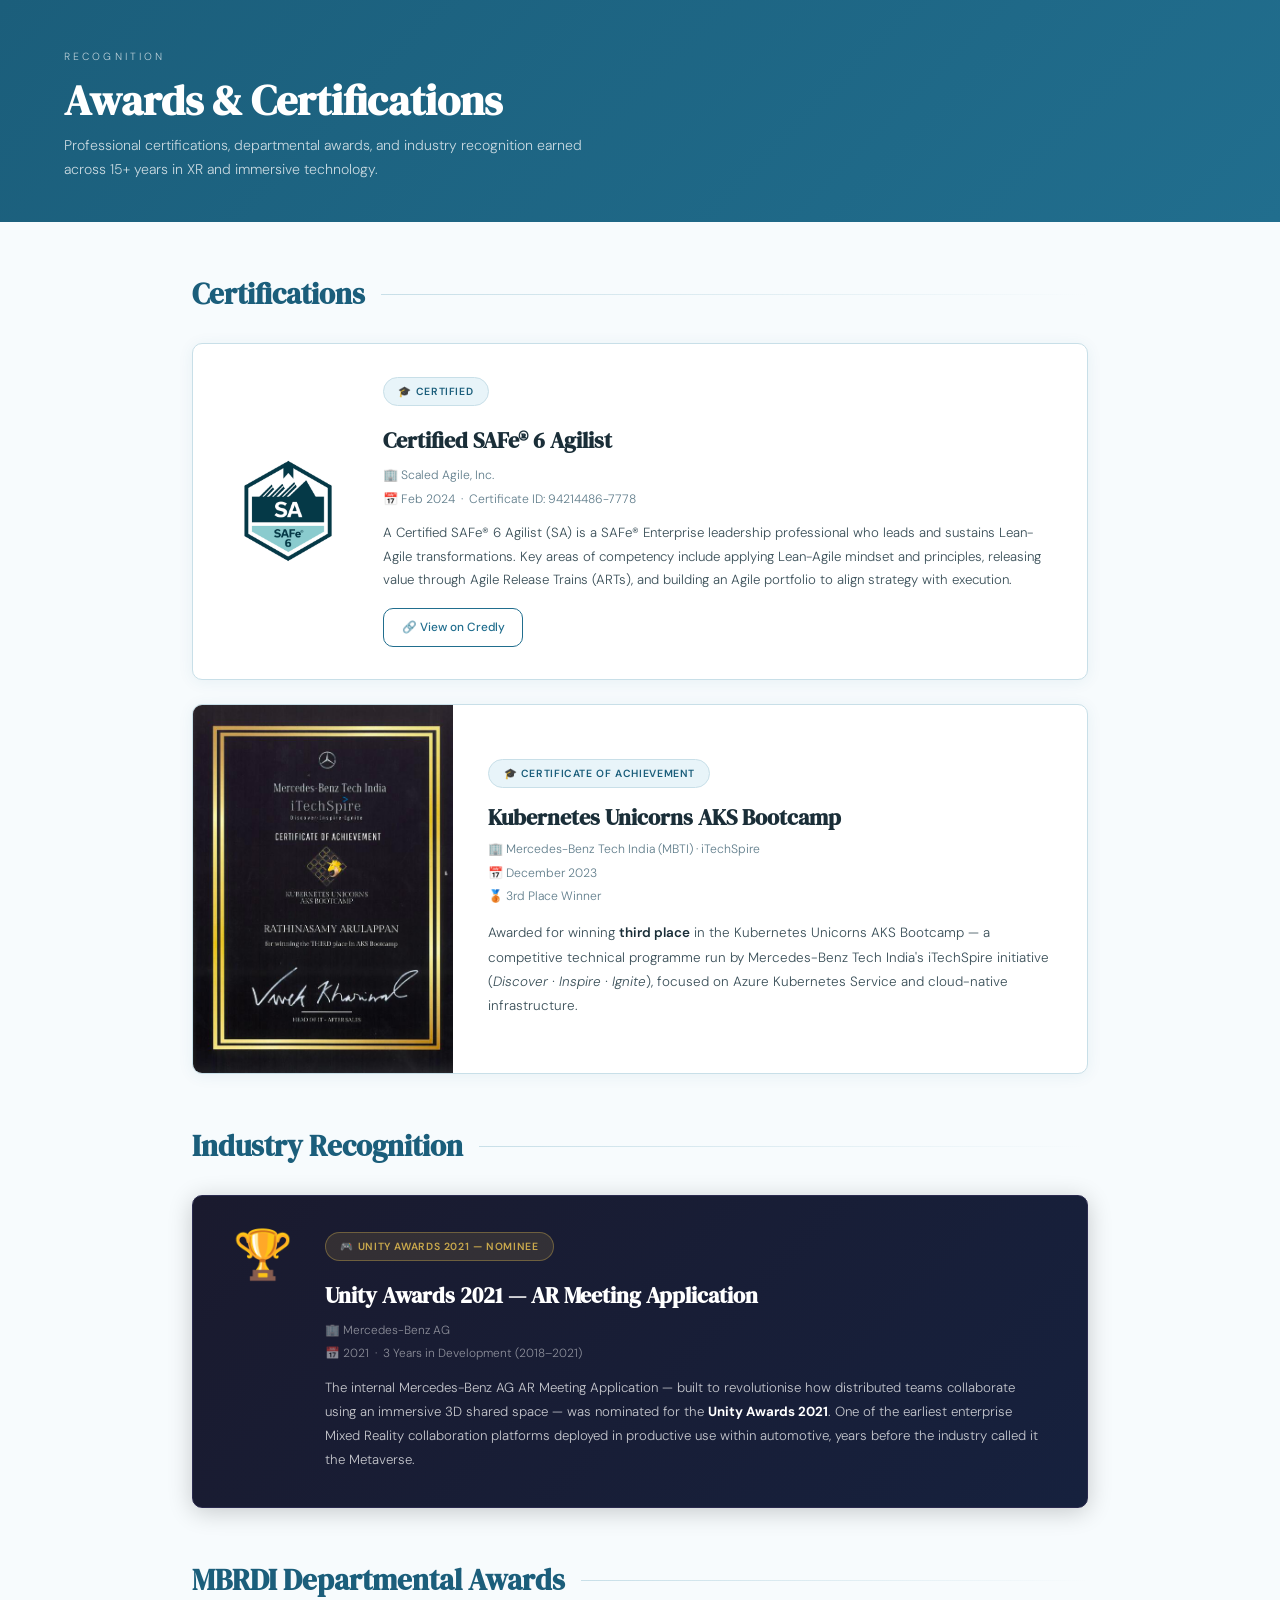
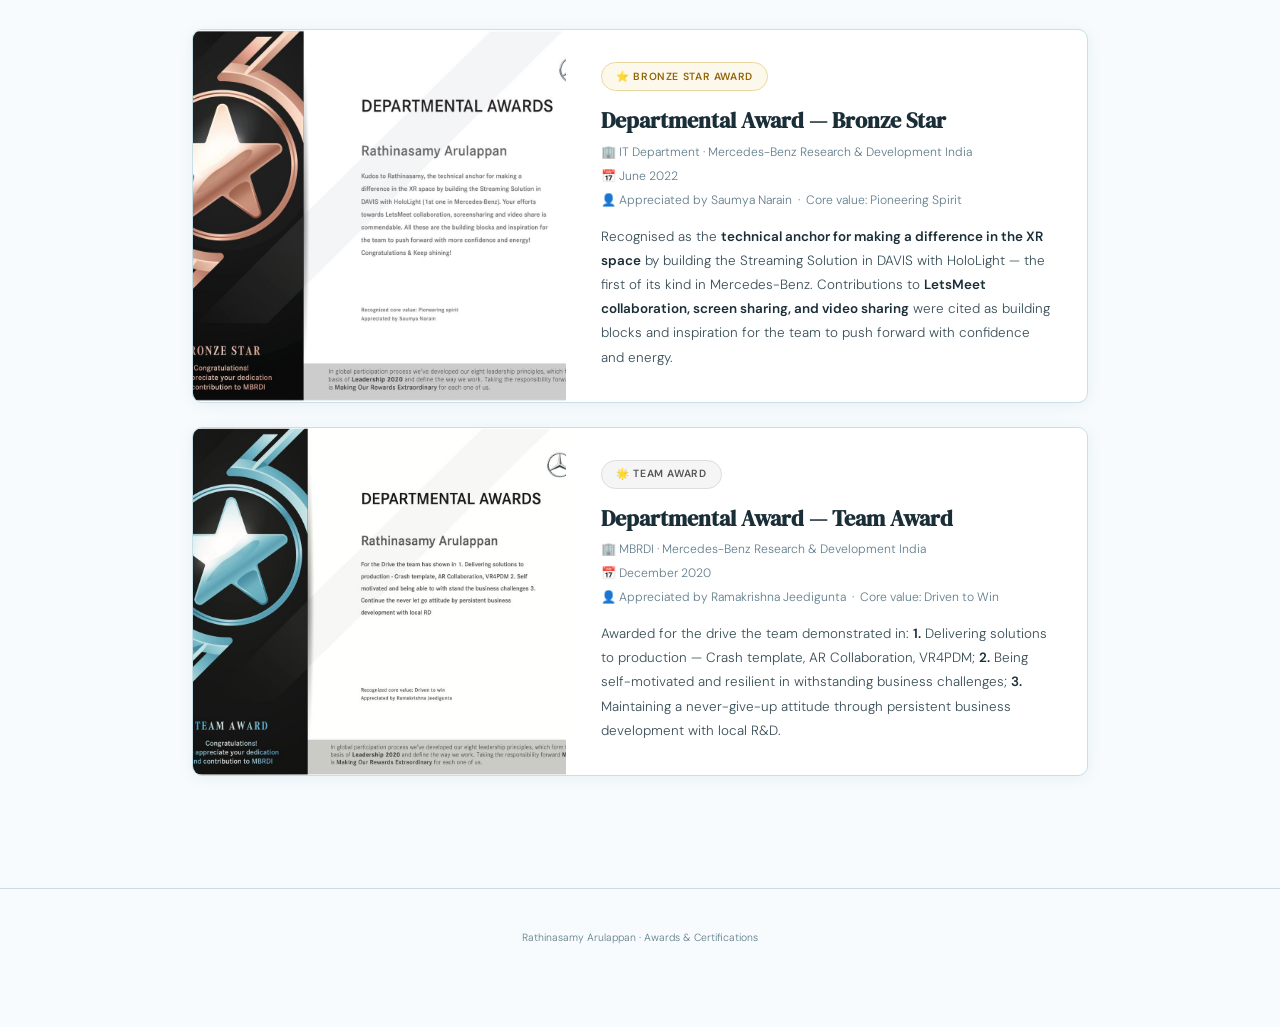
<file: awards/index.html>
<!DOCTYPE html>
<html lang="en">
<head>
  <meta charset="UTF-8"/>
  <meta name="viewport" content="width=device-width, initial-scale=1.0"/>
  <title>Awards & Certifications — Rathinasamy Arulappan</title>
  <link href="https://fonts.googleapis.com/css2?family=DM+Sans:ital,wght@0,300;0,400;0,500;0,600;1,300&family=DM+Serif+Display:ital@0;1&display=swap" rel="stylesheet"/>
  <style>
    *,*::before,*::after{box-sizing:border-box;margin:0;padding:0}
    :root{
      --teal:#216e8e;--teal-dark:#1b5e7b;--teal-pale:#e8f4f9;
      --line:#c8dfe8;--text:#1a2e38;--muted:#607d8b;
      --white:#fff;--bg:#f7fbfd;
      --gold:#c9a84c;--gold-pale:#fdf8ec;--gold-line:#e8d8a0;
      --serif:'DM Serif Display',Georgia,serif;
      --sans:'DM Sans',sans-serif;
      --radius:10px;
    }
    body{background:var(--bg);color:var(--text);font-family:var(--sans);font-weight:300;line-height:1.7;padding:0 0 4rem}

    /* PAGE HEADER */
    .page-header{
      background:linear-gradient(135deg,var(--teal-dark) 0%,var(--teal) 100%);
      color:#fff;padding:3rem 4rem 2.5rem;
    }
    .page-header .eyebrow{font-size:.65rem;letter-spacing:.3em;text-transform:uppercase;opacity:.7;margin-bottom:.8rem}
    .page-header h1{font-family:var(--serif);font-size:2.6rem;line-height:1.1;margin-bottom:.6rem}
    .page-header p{font-size:.88rem;opacity:.75;max-width:560px}

    /* BODY */
    .body{max-width:960px;margin:0 auto;padding:3rem 2rem}

    /* SECTION LABEL */
    .section-label{
      display:flex;align-items:center;gap:1rem;
      margin:3rem 0 1.5rem;
    }
    .section-label h2{
      font-family:var(--serif);font-size:1.8rem;color:var(--teal-dark);white-space:nowrap;
    }
    .section-label::after{
      content:'';flex:1;height:1px;
      background:linear-gradient(90deg,var(--line),transparent);
    }
    .section-label:first-child{margin-top:0}

    /* AWARD CARD */
    .award-card{
      background:var(--white);border:1px solid var(--line);border-radius:var(--radius);
      overflow:hidden;margin-bottom:1.5rem;
      box-shadow:0 2px 16px rgba(27,94,123,.07);
      display:grid;grid-template-columns:1fr 1.4fr;
    }
    .award-card.cert-card{
      grid-template-columns:260px 1fr;
    }
    .award-img{
      position:relative;overflow:hidden;background:#f0f0f0;
      display:flex;align-items:center;justify-content:center;
    }
    .award-img img{width:100%;height:100%;object-fit:cover;display:block}
    .award-img.contain img{object-fit:contain;padding:1.5rem;background:var(--teal-pale)}
    .award-info{padding:2rem 2.2rem;display:flex;flex-direction:column;justify-content:center}

    /* BADGE */
    .award-badge{
      display:inline-flex;align-items:center;gap:.5rem;
      padding:.3rem .9rem;border-radius:20px;font-size:.65rem;
      font-weight:600;letter-spacing:.06em;text-transform:uppercase;
      margin-bottom:1rem;width:fit-content;
    }
    .badge-gold{background:var(--gold-pale);color:#92650a;border:1px solid var(--gold-line)}
    .badge-silver{background:#f5f5f5;color:#555;border:1px solid #ddd}
    .badge-teal{background:var(--teal-pale);color:var(--teal-dark);border:1px solid var(--line)}

    .award-info h3{
      font-family:var(--serif);font-size:1.4rem;color:var(--text);
      margin-bottom:.4rem;line-height:1.25;
    }
    .award-meta{
      font-size:.76rem;color:var(--muted);margin-bottom:.9rem;
      display:flex;flex-direction:column;gap:.2rem;
    }
    .award-meta span{display:flex;align-items:center;gap:.4rem}
    .award-desc{font-size:.84rem;line-height:1.8;color:#3a4f58}
    .award-desc strong{color:var(--text);font-weight:600}

    /* CERT BADGE CARD (SAFe) */
    .cert-badge-card{
      background:var(--white);border:1px solid var(--line);border-radius:var(--radius);
      padding:2rem 2.5rem;margin-bottom:1.5rem;
      box-shadow:0 2px 16px rgba(27,94,123,.07);
      display:flex;align-items:center;gap:2.5rem;
    }
    .cert-badge-card img{width:110px;height:110px;object-fit:contain;flex-shrink:0}
    .cert-badge-info h3{
      font-family:var(--serif);font-size:1.4rem;color:var(--text);margin-bottom:.3rem;
    }
    .cert-badge-info .cert-meta{font-size:.76rem;color:var(--muted);margin-bottom:.7rem;display:flex;flex-direction:column;gap:.2rem}
    .cert-badge-info p{font-size:.83rem;line-height:1.8;color:#3a4f58}
    .cert-link{
      display:inline-flex;align-items:center;gap:.4rem;margin-top:1rem;
      padding:.5rem 1.1rem;border-radius:var(--radius);font-size:.74rem;font-weight:500;
      text-decoration:none;border:1.5px solid var(--teal);color:var(--teal);
      transition:background .2s,color .2s;
    }
    .cert-link:hover{background:var(--teal);color:#fff}

    /* UNITY AWARD CARD */
    .unity-card{
      background:linear-gradient(135deg,#1a1a2e 0%,#16213e 100%);
      border:1px solid #2a2a4e;border-radius:var(--radius);
      padding:2.2rem 2.5rem;margin-bottom:1.5rem;
      box-shadow:0 4px 24px rgba(0,0,0,.2);
      display:flex;align-items:flex-start;gap:2rem;
    }
    .unity-icon{font-size:3rem;flex-shrink:0;line-height:1}
    .unity-info h3{
      font-family:var(--serif);font-size:1.4rem;color:#fff;margin-bottom:.3rem;
    }
    .unity-meta{font-size:.74rem;color:rgba(255,255,255,.5);margin-bottom:.8rem;display:flex;flex-direction:column;gap:.2rem}
    .unity-meta span{display:flex;align-items:center;gap:.4rem}
    .unity-desc{font-size:.83rem;line-height:1.8;color:rgba(255,255,255,.75)}
    .unity-badge{
      display:inline-flex;align-items:center;gap:.4rem;
      background:rgba(201,168,76,.15);border:1px solid rgba(201,168,76,.4);
      color:#c9a84c;padding:.3rem .9rem;border-radius:20px;
      font-size:.65rem;font-weight:600;letter-spacing:.06em;text-transform:uppercase;
      margin-bottom:1rem;
    }

    /* FOOTER */
    .page-footer{text-align:center;padding:2.5rem 2rem 1rem;font-size:.65rem;color:var(--muted);border-top:1px solid var(--line);margin-top:2.5rem}

    @media(max-width:700px){
      .page-header{padding:2rem 1.5rem}
      .body{padding:2rem 1rem}
      .award-card,.award-card.cert-card{grid-template-columns:1fr}
      .award-img{height:220px}
      .cert-badge-card{flex-direction:column;gap:1.2rem}
      .unity-card{flex-direction:column;gap:1rem}
    }
  </style>
</head>
<body>

<div class="page-header">
  <div class="eyebrow">Recognition</div>
  <h1>Awards & Certifications</h1>
  <p>Professional certifications, departmental awards, and industry recognition earned across 15+ years in XR and immersive technology.</p>
</div>

<div class="body">

  <!-- ════════════════════════════
       CERTIFICATIONS
  ═════════════════════════════ -->
  <div class="section-label"><h2>Certifications</h2></div>

  <!-- SAFe 6 -->
  <div class="cert-badge-card">
    <img src="images/cert-safe6.png" alt="SAFe 6 Agilist badge"/>
    <div class="cert-badge-info">
      <div class="award-badge badge-teal">🎓 Certified</div>
      <h3>Certified SAFe® 6 Agilist</h3>
      <div class="cert-meta">
        <span>🏢 Scaled Agile, Inc.</span>
        <span>📅 Feb 2024 &nbsp;·&nbsp; Certificate ID: 94214486-7778</span>
      </div>
      <p>A Certified SAFe® 6 Agilist (SA) is a SAFe® Enterprise leadership professional who leads and sustains Lean-Agile transformations. Key areas of competency include applying Lean-Agile mindset and principles, releasing value through Agile Release Trains (ARTs), and building an Agile portfolio to align strategy with execution.</p>
      <a class="cert-link" href="https://www.credly.com/badges/e30677ab-eb17-450a-ae1f-d87f13be53f4/linked_in" target="_blank">🔗 View on Credly</a>
    </div>
  </div>

  <!-- Kubernetes AKS Bootcamp -->
  <div class="award-card cert-card">
    <div class="award-img">
      <img src="images/cert-kubernetes.jpeg" alt="Kubernetes Unicorns AKS Bootcamp Certificate"/>
    </div>
    <div class="award-info">
      <div class="award-badge badge-teal">🎓 Certificate of Achievement</div>
      <h3>Kubernetes Unicorns AKS Bootcamp</h3>
      <div class="award-meta">
        <span>🏢 Mercedes-Benz Tech India (MBTI) · iTechSpire</span>
        <span>📅 December 2023</span>
        <span>🥉 3rd Place Winner</span>
      </div>
      <p class="award-desc">Awarded for winning <strong>third place</strong> in the Kubernetes Unicorns AKS Bootcamp — a competitive technical programme run by Mercedes-Benz Tech India's iTechSpire initiative (<em>Discover · Inspire · Ignite</em>), focused on Azure Kubernetes Service and cloud-native infrastructure.</p>
    </div>
  </div>

  <!-- ════════════════════════════
       INDUSTRY RECOGNITION
  ═════════════════════════════ -->
  <div class="section-label"><h2>Industry Recognition</h2></div>

  <!-- Unity Award Nominee -->
  <div class="unity-card">
    <div class="unity-icon">🏆</div>
    <div class="unity-info">
      <div class="unity-badge">🎮 Unity Awards 2021 — Nominee</div>
      <h3>Unity Awards 2021 — AR Meeting Application</h3>
      <div class="unity-meta">
        <span>🏢 Mercedes-Benz AG</span>
        <span>📅 2021 &nbsp;·&nbsp; 3 Years in Development (2018–2021)</span>
      </div>
      <p class="unity-desc">The internal Mercedes-Benz AG AR Meeting Application — built to revolutionise how distributed teams collaborate using an immersive 3D shared space — was nominated for the <strong style="color:#fff">Unity Awards 2021</strong>. One of the earliest enterprise Mixed Reality collaboration platforms deployed in productive use within automotive, years before the industry called it the Metaverse.</p>
    </div>
  </div>

  <!-- ════════════════════════════
       MBRDI DEPARTMENTAL AWARDS
  ═════════════════════════════ -->
  <div class="section-label"><h2>MBRDI Departmental Awards</h2></div>

  <!-- Bronze Star -->
  <div class="award-card">
    <div class="award-img">
      <img src="images/award-bronze-star.jpeg" alt="MBRDI Bronze Star Departmental Award"/>
    </div>
    <div class="award-info">
      <div class="award-badge badge-gold">⭐ Bronze Star Award</div>
      <h3>Departmental Award — Bronze Star</h3>
      <div class="award-meta">
        <span>🏢 IT Department · Mercedes-Benz Research & Development India</span>
        <span>📅 June 2022</span>
        <span>👤 Appreciated by Saumya Narain &nbsp;·&nbsp; Core value: Pioneering Spirit</span>
      </div>
      <p class="award-desc">Recognised as the <strong>technical anchor for making a difference in the XR space</strong> by building the Streaming Solution in DAVIS with HoloLight — the first of its kind in Mercedes-Benz. Contributions to <strong>LetsMeet collaboration, screen sharing, and video sharing</strong> were cited as building blocks and inspiration for the team to push forward with confidence and energy.</p>
    </div>
  </div>

  <!-- Team Award -->
  <div class="award-card">
    <div class="award-img">
      <img src="images/award-team.jpeg" alt="MBRDI Team Departmental Award"/>
    </div>
    <div class="award-info">
      <div class="award-badge badge-silver">🌟 Team Award</div>
      <h3>Departmental Award — Team Award</h3>
      <div class="award-meta">
        <span>🏢 MBRDI · Mercedes-Benz Research & Development India</span>
        <span>📅 December 2020</span>
        <span>👤 Appreciated by Ramakrishna Jeedigunta &nbsp;·&nbsp; Core value: Driven to Win</span>
      </div>
      <p class="award-desc">Awarded for the drive the team demonstrated in: <strong>1.</strong> Delivering solutions to production — Crash template, AR Collaboration, VR4PDM; <strong>2.</strong> Being self-motivated and resilient in withstanding business challenges; <strong>3.</strong> Maintaining a never-give-up attitude through persistent business development with local R&amp;D.</p>
    </div>
  </div>

</div>

<div class="page-footer">Rathinasamy Arulappan · Awards & Certifications</div>

</body>
</html>
</file>
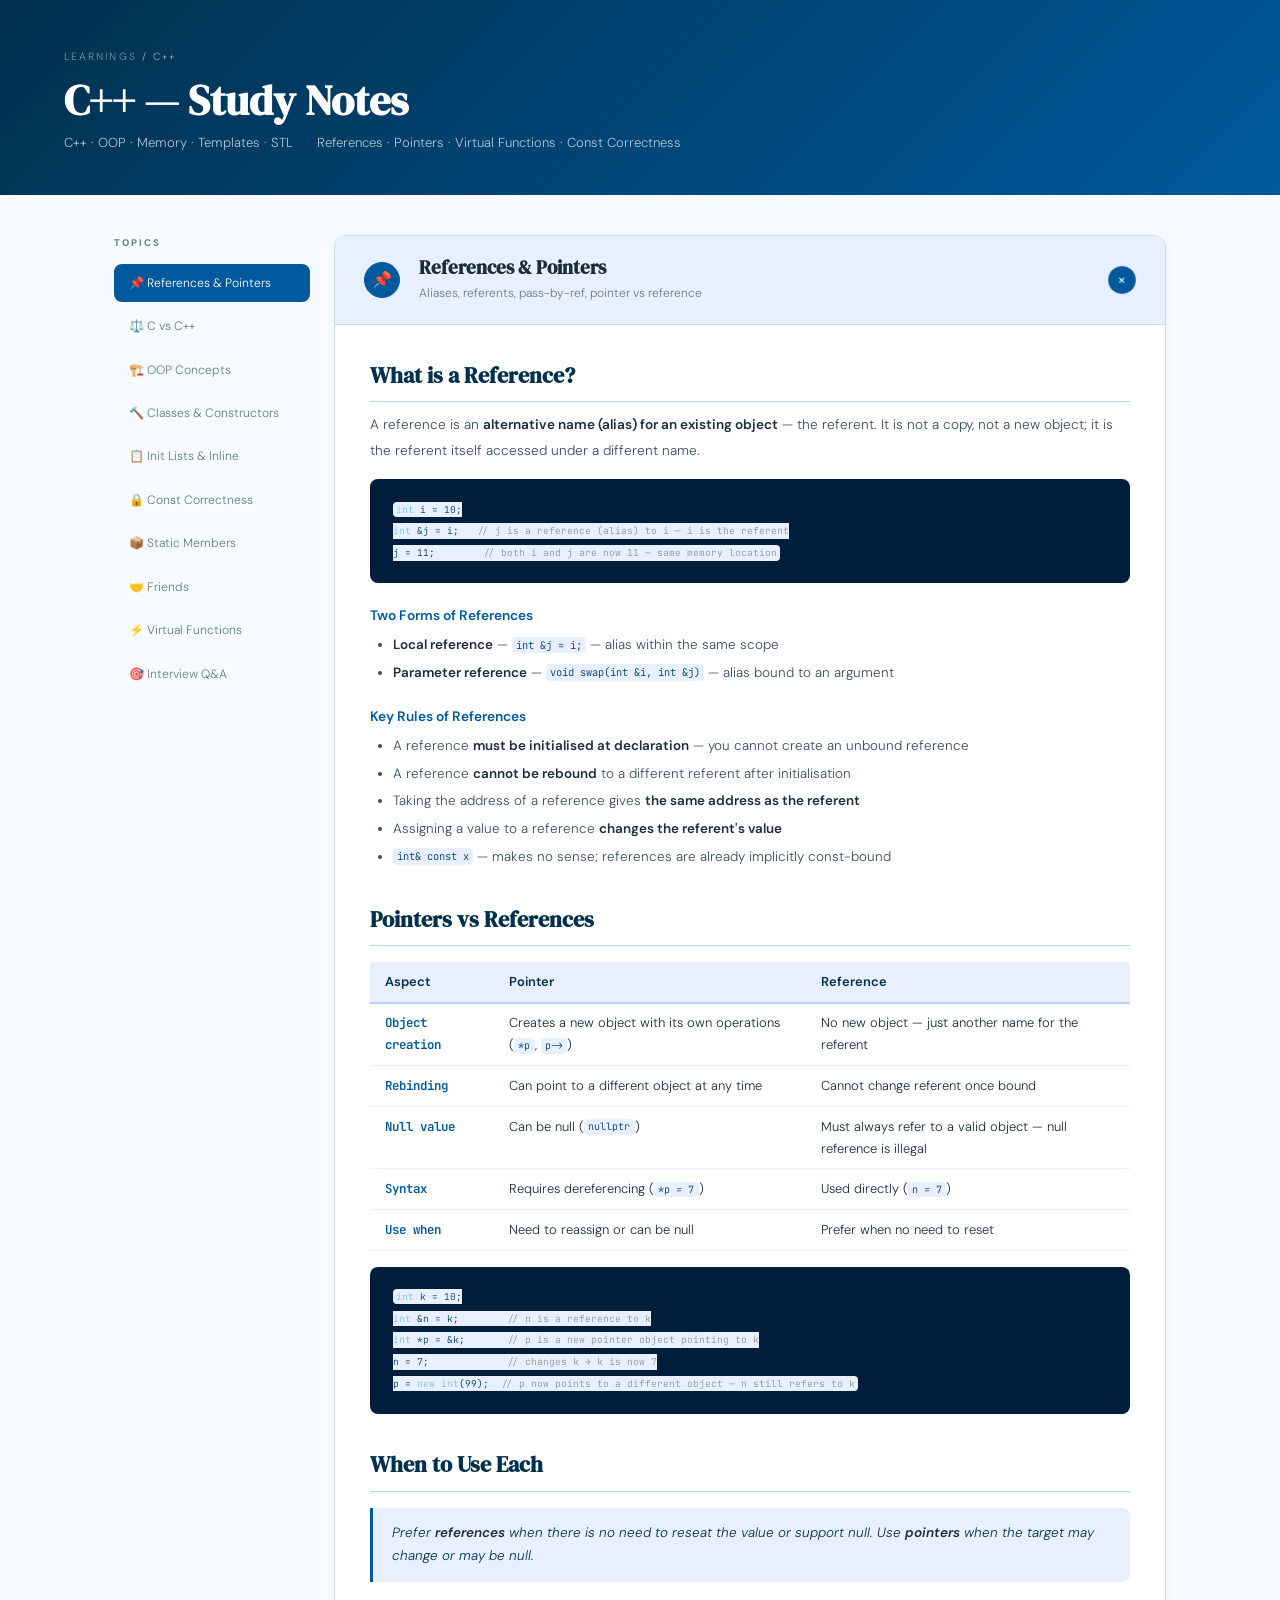
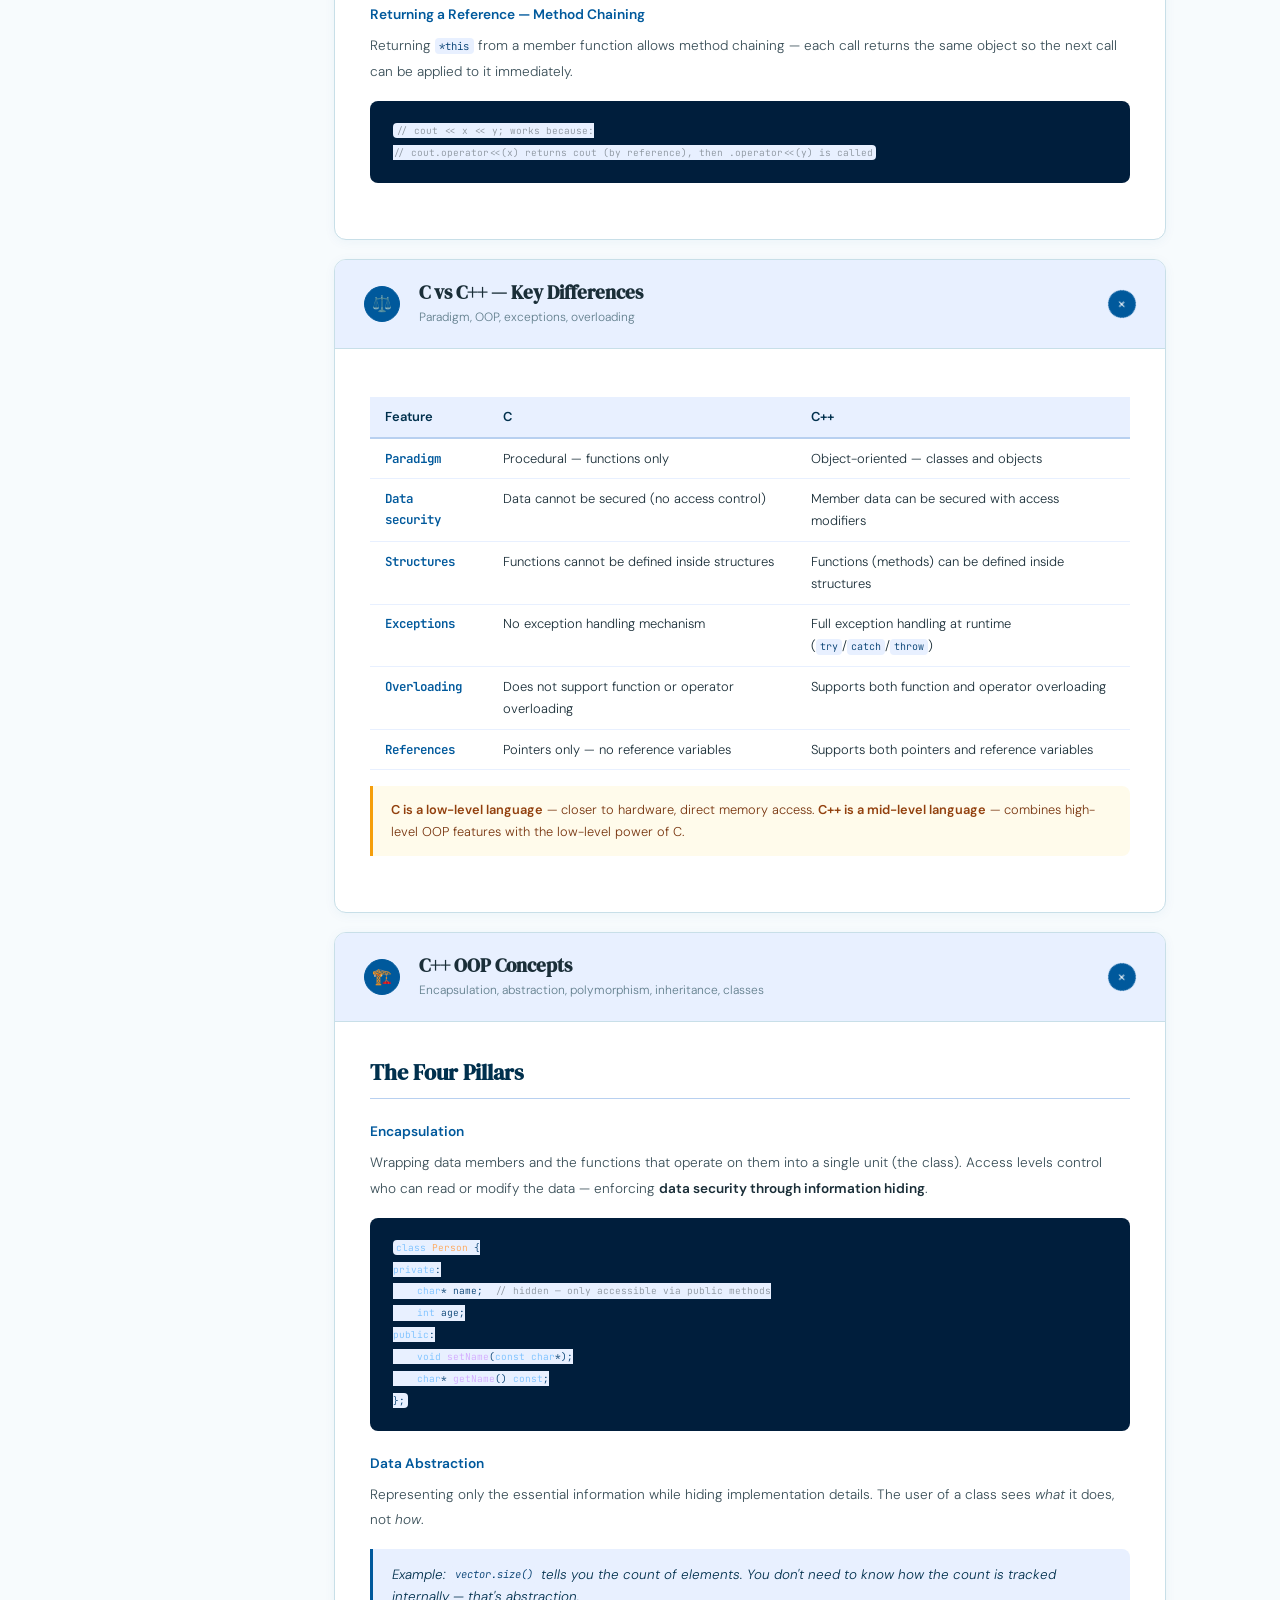
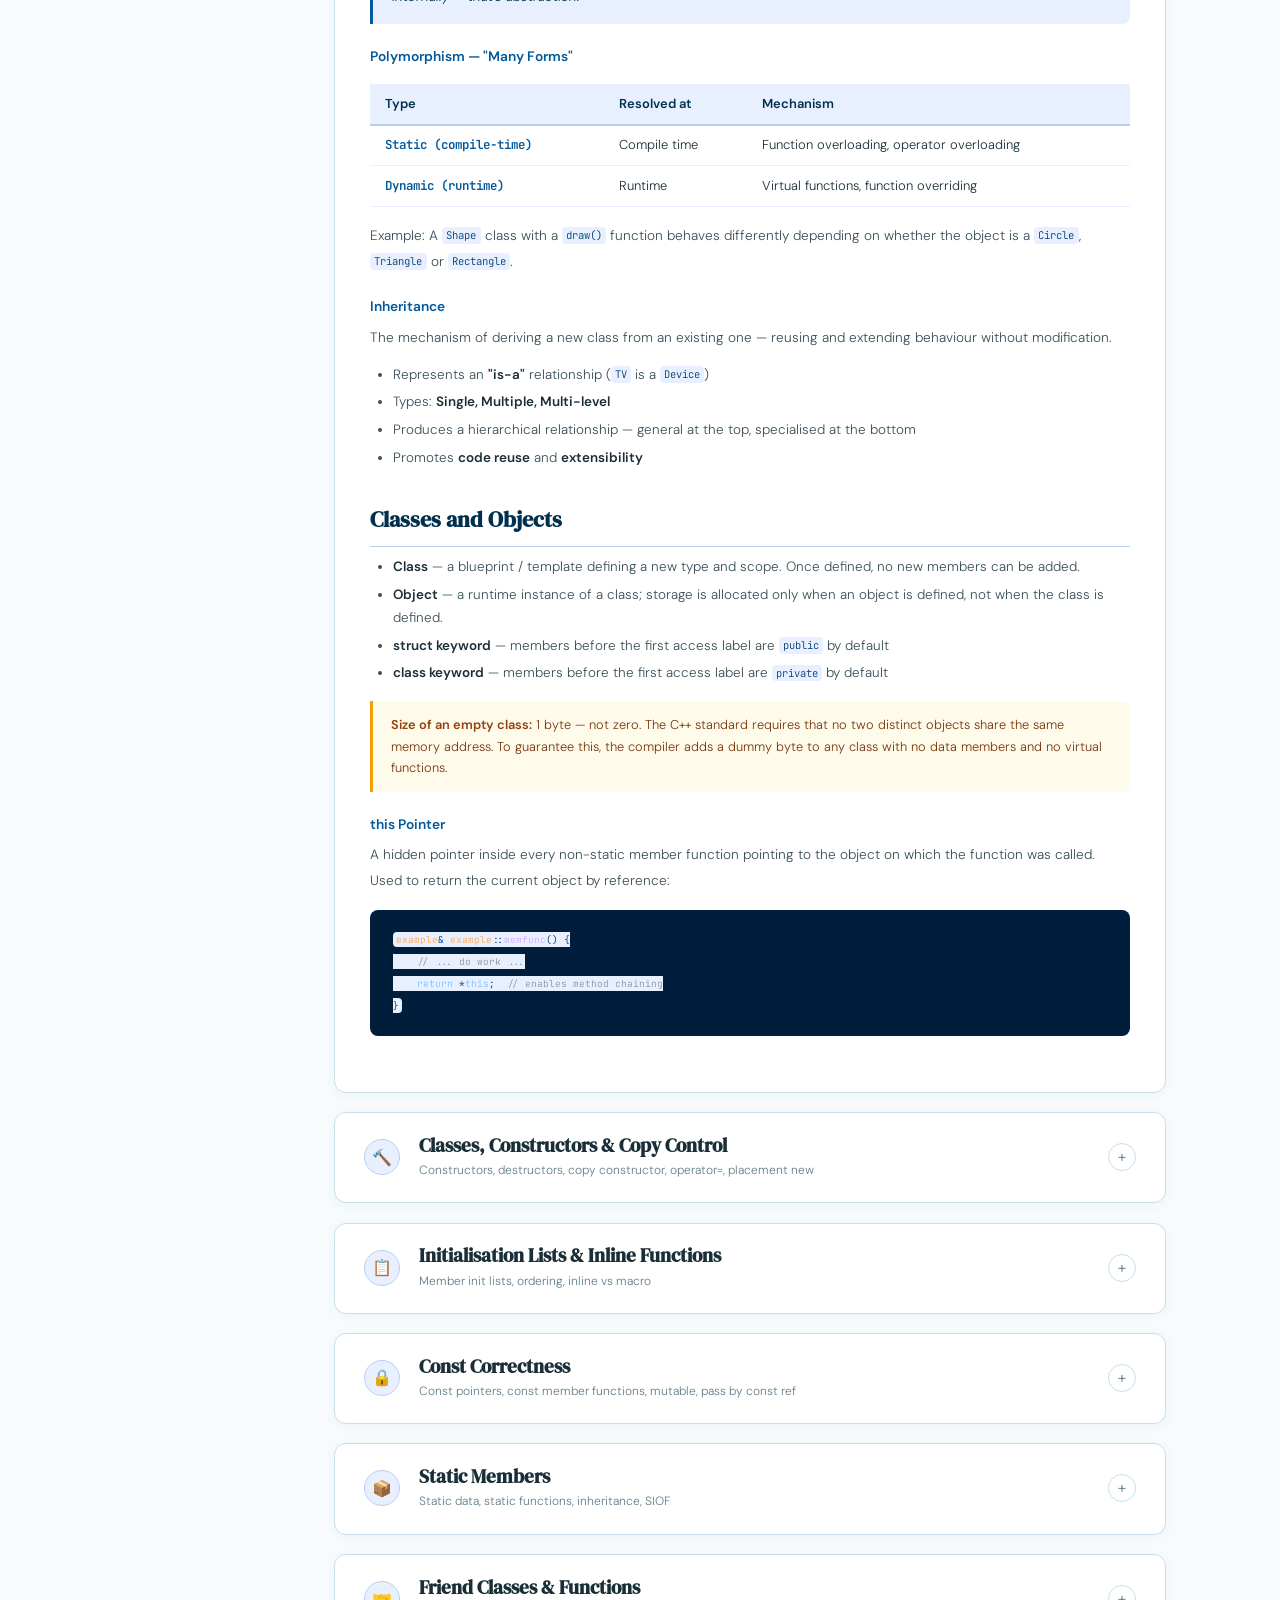
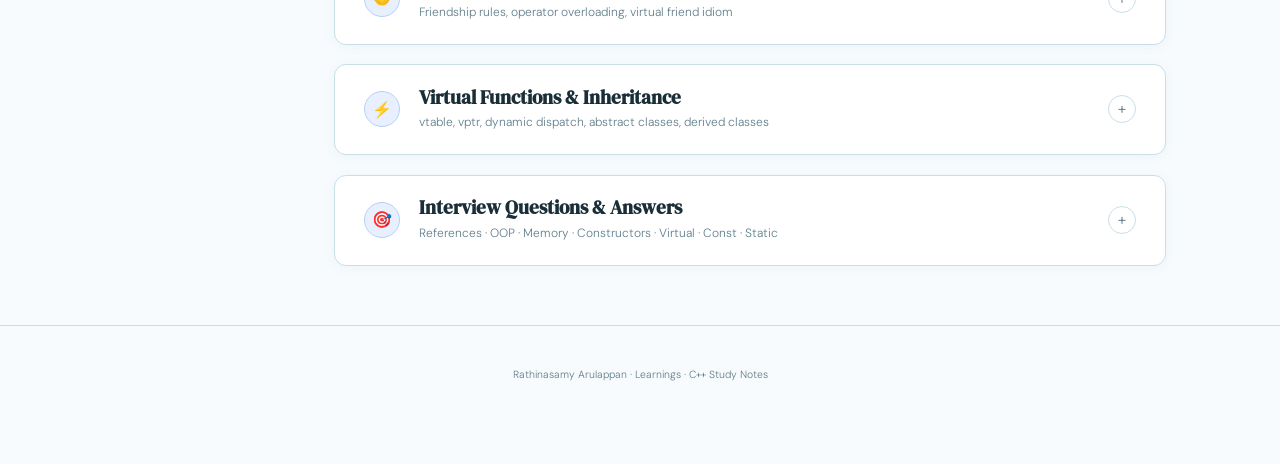
<file: learnings/cpp/index.html>
<!DOCTYPE html>
<html lang="en">
<head>
  <meta charset="UTF-8"/>
  <meta name="viewport" content="width=device-width, initial-scale=1.0"/>
  <title>C++ Study Notes — Rathinasamy Arulappan</title>
  <link href="https://fonts.googleapis.com/css2?family=DM+Sans:ital,wght@0,300;0,400;0,500;0,600;1,300&family=DM+Serif+Display:ital@0;1&family=JetBrains+Mono:wght@400;500&display=swap" rel="stylesheet"/>
  <style>
    *,*::before,*::after{box-sizing:border-box;margin:0;padding:0}
    :root{
      --teal:#216e8e;--teal-dark:#1b5e7b;--teal-pale:#e8f4f9;
      --line:#c8dfe8;--text:#1a2e38;--muted:#607d8b;
      --white:#fff;--bg:#f7fbfd;
      --cpp:#00599c;--cpp-pale:#e8f0ff;--cpp-line:#b8d0f0;
      --serif:'DM Serif Display',Georgia,serif;
      --sans:'DM Sans',sans-serif;
      --mono:'JetBrains Mono',monospace;
      --radius:8px;
    }
    body{background:var(--bg);color:var(--text);font-family:var(--sans);font-weight:300;line-height:1.7;padding:0 0 4rem}

    /* PAGE HEADER */
    .page-header{background:linear-gradient(135deg,#00304d 0%,#00599c 100%);color:#fff;padding:3rem 4rem 2.5rem}
    .page-header .breadcrumb{font-size:.65rem;letter-spacing:.2em;text-transform:uppercase;opacity:.6;margin-bottom:.8rem}
    .page-header .breadcrumb a{color:inherit;text-decoration:none;opacity:.8}
    .page-header h1{font-family:var(--serif);font-size:2.6rem;line-height:1.1;margin-bottom:.5rem}
    .page-header .meta{font-size:.82rem;opacity:.7;display:flex;gap:1.5rem;flex-wrap:wrap;margin-top:.5rem}

    /* LAYOUT */
    .layout{display:grid;grid-template-columns:220px 1fr;gap:0;max-width:1100px;margin:2.5rem auto 0;padding:0 1.5rem}

    /* SIDEBAR TOC */
    .sidebar{position:sticky;top:1.5rem;align-self:start;padding-right:1.5rem}
    .sidebar h3{font-size:.6rem;letter-spacing:.2em;text-transform:uppercase;color:var(--muted);margin-bottom:.8rem}
    .toc{display:flex;flex-direction:column;gap:.3rem}
    .toc-item{padding:.5rem .9rem;border-radius:var(--radius);font-size:.76rem;cursor:pointer;border:1px solid transparent;color:var(--muted);transition:all .2s;text-decoration:none;display:block}
    .toc-item:hover{background:var(--cpp-pale);color:var(--cpp);border-color:var(--cpp-line)}
    .toc-item.active{background:var(--cpp);color:#fff}

    /* SECTION CARD */
    .content{min-width:0}
    .section-card{background:var(--white);border:1px solid var(--line);border-radius:12px;overflow:hidden;margin-bottom:1.2rem;box-shadow:0 2px 12px rgba(0,89,156,.05)}
    .sec-header{display:flex;align-items:center;gap:1.2rem;padding:1.3rem 1.8rem;cursor:pointer;border-bottom:1px solid transparent;transition:background .2s,border-color .2s;user-select:none}
    .sec-header:hover{background:var(--cpp-pale)}
    .section-card.open .sec-header{border-bottom-color:var(--line);background:var(--cpp-pale)}
    .sec-icon{width:36px;height:36px;border-radius:50%;flex-shrink:0;background:var(--cpp-pale);color:var(--cpp);border:1px solid var(--cpp-line);display:flex;align-items:center;justify-content:center;font-size:1rem;transition:background .2s}
    .section-card.open .sec-icon{background:var(--cpp);border-color:var(--cpp)}
    .sec-meta{flex:1;min-width:0}
    .sec-meta h2{font-family:var(--serif);font-size:1.2rem;color:var(--text);margin-bottom:.2rem;line-height:1.2}
    .sec-meta .sec-desc{font-size:.75rem;color:var(--muted)}
    .toggle-btn{width:28px;height:28px;border-radius:50%;border:1px solid var(--line);background:var(--white);color:var(--muted);font-size:1rem;display:flex;align-items:center;justify-content:center;flex-shrink:0;transition:all .25s;line-height:1}
    .section-card.open .toggle-btn{background:var(--cpp);border-color:var(--cpp);color:#fff;transform:rotate(45deg)}

    /* ACCORDION BODY */
    .sec-body{max-height:0;overflow:hidden;transition:max-height .5s cubic-bezier(0,.85,.3,1)}
    .section-card.open .sec-body{max-height:9999px}
    .sec-inner{padding:2rem 2.2rem 2.5rem}

    /* TYPOGRAPHY */
    .sec-inner h3{font-family:var(--serif);font-size:1.4rem;color:#00304d;margin:2rem 0 .6rem;padding-bottom:.4rem;border-bottom:1px solid var(--cpp-line)}
    .sec-inner h3:first-child{margin-top:0}
    .sec-inner h4{font-size:.86rem;font-weight:600;color:var(--cpp);margin:1.3rem 0 .4rem}
    .sec-inner p{font-size:.85rem;line-height:1.9;color:#3a4f58;margin-bottom:.8rem}
    .sec-inner ul,.sec-inner ol{margin:.3rem 0 .9rem 1.4rem;font-size:.84rem;color:#3a4f58}
    .sec-inner li{margin-bottom:.3rem;line-height:1.7}
    .sec-inner strong{font-weight:600;color:var(--text)}

    /* CALLOUT */
    .callout{background:var(--cpp-pale);border-left:3px solid var(--cpp);padding:.9rem 1.2rem;border-radius:0 var(--radius) var(--radius) 0;margin:1rem 0;font-size:.84rem;font-style:italic;color:#00304d}
    .note{background:#fffbeb;border-left:3px solid #f59e0b;padding:.8rem 1.1rem;border-radius:0 var(--radius) var(--radius) 0;margin:1rem 0;font-size:.8rem;color:#78350f}
    .note strong{color:#92400e}
    .warn{background:#fff0f0;border-left:3px solid #ef4444;padding:.8rem 1.1rem;border-radius:0 var(--radius) var(--radius) 0;margin:1rem 0;font-size:.8rem;color:#7f1d1d}

    /* CODE */
    .sec-inner code{background:var(--cpp-pale);color:#003d70;padding:.12em .4em;border-radius:4px;font-family:var(--mono);font-size:.78em}
    pre{background:#001e3c;color:#a8d8ea;padding:1.2rem 1.4rem;border-radius:var(--radius);overflow-x:auto;margin:1rem 0;font-family:var(--mono);font-size:.76rem;line-height:1.8}
    pre code{background:none;color:inherit;padding:0;font-size:inherit}
    .kw{color:#79c0ff}  /* keyword */
    .cm{color:#8b949e}  /* comment */
    .st{color:#a5d6ff}  /* string */
    .ty{color:#ffa657}  /* type */
    .fn{color:#d2a8ff}  /* function */

    /* TABLE */
    .cmp-table{width:100%;border-collapse:collapse;font-size:.81rem;margin:1rem 0}
    .cmp-table th{background:var(--cpp-pale);color:#00304d;padding:.55rem .9rem;text-align:left;font-weight:600;border-bottom:2px solid var(--cpp-line)}
    .cmp-table td{padding:.55rem .9rem;border-bottom:1px solid var(--cpp-pale);color:var(--text);vertical-align:top}
    .cmp-table td:first-child{font-weight:600;color:var(--cpp);font-family:var(--mono);font-size:.78rem}

    /* QA SECTION */
    .qa-item{background:var(--bg);border:1px solid var(--line);border-radius:var(--radius);margin:.8rem 0;overflow:hidden}
    .qa-q{padding:.8rem 1.1rem;cursor:pointer;font-size:.84rem;font-weight:500;color:#00304d;display:flex;justify-content:space-between;align-items:center;gap:1rem}
    .qa-q:hover{background:var(--cpp-pale)}
    .qa-q::after{content:'▾';font-size:.8rem;color:var(--muted);flex-shrink:0;transition:transform .2s}
    .qa-item.open .qa-q::after{transform:rotate(180deg)}
    .qa-a{max-height:0;overflow:hidden;transition:max-height .4s ease}
    .qa-item.open .qa-a{max-height:800px}
    .qa-a-inner{padding:.8rem 1.1rem 1rem;font-size:.83rem;line-height:1.8;color:#3a4f58;border-top:1px solid var(--line)}
    .qa-a-inner code{background:var(--cpp-pale);color:#003d70;padding:.1em .35em;border-radius:3px;font-family:var(--mono);font-size:.78em}

    .page-footer{text-align:center;padding:2.5rem 2rem 1rem;font-size:.65rem;color:var(--muted);border-top:1px solid var(--line);margin-top:2.5rem}

    @media(max-width:800px){
      .page-header{padding:2rem 1.5rem}
      .layout{grid-template-columns:1fr;padding:0 1rem}
      .sidebar{position:static;padding-right:0;margin-bottom:1.5rem}
      .toc{flex-direction:row;flex-wrap:wrap}
      .sec-inner{padding:1.4rem}
    }
  </style>
</head>
<body>

<div class="page-header">
  <div class="breadcrumb"><a href="#">Learnings</a> / C++</div>
  <h1>C++ — Study Notes</h1>
  <div class="meta">
    <span>C++ · OOP · Memory · Templates · STL</span>
    <span>References · Pointers · Virtual Functions · Const Correctness</span>
  </div>
</div>

<div class="layout">
  <aside class="sidebar">
    <h3>Topics</h3>
    <div class="toc">
      <a class="toc-item active" onclick="jumpTo('s1')">📌 References & Pointers</a>
      <a class="toc-item" onclick="jumpTo('s2')">⚖️ C vs C++</a>
      <a class="toc-item" onclick="jumpTo('s3')">🏗️ OOP Concepts</a>
      <a class="toc-item" onclick="jumpTo('s4')">🔨 Classes & Constructors</a>
      <a class="toc-item" onclick="jumpTo('s5')">📋 Init Lists & Inline</a>
      <a class="toc-item" onclick="jumpTo('s6')">🔒 Const Correctness</a>
      <a class="toc-item" onclick="jumpTo('s7')">📦 Static Members</a>
      <a class="toc-item" onclick="jumpTo('s8')">🤝 Friends</a>
      <a class="toc-item" onclick="jumpTo('s9')">⚡ Virtual Functions</a>
      <a class="toc-item" onclick="jumpTo('s10')">🎯 Interview Q&amp;A</a>
    </div>
  </aside>

  <main class="content">

    <!-- ═══════════════════════════════════
         S1 — REFERENCES & POINTERS
    ════════════════════════════════════ -->
    <div class="section-card open" id="s1">
      <div class="sec-header" onclick="toggle(this)">
        <div class="sec-icon">📌</div>
        <div class="sec-meta"><h2>References & Pointers</h2><div class="sec-desc">Aliases, referents, pass-by-ref, pointer vs reference</div></div>
        <div class="toggle-btn">+</div>
      </div>
      <div class="sec-body"><div class="sec-inner">

        <h3>What is a Reference?</h3>
        <p>A reference is an <strong>alternative name (alias) for an existing object</strong> — the referent. It is not a copy, not a new object; it is the referent itself accessed under a different name.</p>
        <pre><code><span class="kw">int</span> i = 10;
<span class="kw">int</span> &j = i;   <span class="cm">// j is a reference (alias) to i — i is the referent</span>
j = 11;        <span class="cm">// both i and j are now 11 — same memory location</span></code></pre>

        <h4>Two Forms of References</h4>
        <ul>
          <li><strong>Local reference</strong> — <code>int &j = i;</code> — alias within the same scope</li>
          <li><strong>Parameter reference</strong> — <code>void swap(int &i, int &j)</code> — alias bound to an argument</li>
        </ul>

        <h4>Key Rules of References</h4>
        <ul>
          <li>A reference <strong>must be initialised at declaration</strong> — you cannot create an unbound reference</li>
          <li>A reference <strong>cannot be rebound</strong> to a different referent after initialisation</li>
          <li>Taking the address of a reference gives <strong>the same address as the referent</strong></li>
          <li>Assigning a value to a reference <strong>changes the referent's value</strong></li>
          <li><code>int& const x</code> — makes no sense; references are already implicitly const-bound</li>
        </ul>

        <h3>Pointers vs References</h3>
        <table class="cmp-table">
          <tr><th>Aspect</th><th>Pointer</th><th>Reference</th></tr>
          <tr><td>Object creation</td><td>Creates a new object with its own operations (<code>*p</code>, <code>p-></code>)</td><td>No new object — just another name for the referent</td></tr>
          <tr><td>Rebinding</td><td>Can point to a different object at any time</td><td>Cannot change referent once bound</td></tr>
          <tr><td>Null value</td><td>Can be null (<code>nullptr</code>)</td><td>Must always refer to a valid object — null reference is illegal</td></tr>
          <tr><td>Syntax</td><td>Requires dereferencing (<code>*p = 7</code>)</td><td>Used directly (<code>n = 7</code>)</td></tr>
          <tr><td>Use when</td><td>Need to reassign or can be null</td><td>Prefer when no need to reset</td></tr>
        </table>

        <pre><code><span class="kw">int</span> k = 10;
<span class="kw">int</span> &n = k;        <span class="cm">// n is a reference to k</span>
<span class="kw">int</span> *p = &k;       <span class="cm">// p is a new pointer object pointing to k</span>
n = 7;             <span class="cm">// changes k → k is now 7</span>
p = <span class="kw">new</span> <span class="kw">int</span>(99);  <span class="cm">// p now points to a different object — n still refers to k</span></code></pre>

        <h3>When to Use Each</h3>
        <div class="callout">Prefer <strong>references</strong> when there is no need to reseat the value or support null. Use <strong>pointers</strong> when the target may change or may be null.</div>

        <h4>Returning a Reference — Method Chaining</h4>
        <p>Returning <code>*this</code> from a member function allows method chaining — each call returns the same object so the next call can be applied to it immediately.</p>
        <pre><code><span class="cm">// cout << x << y; works because:</span>
<span class="cm">// cout.operator<<(x) returns cout (by reference), then .operator<<(y) is called</span></code></pre>

      </div></div>
    </div>

    <!-- ═══════════════════════════════════
         S2 — C VS C++
    ════════════════════════════════════ -->
    <div class="section-card open" id="s2">
      <div class="sec-header" onclick="toggle(this)">
        <div class="sec-icon">⚖️</div>
        <div class="sec-meta"><h2>C vs C++ — Key Differences</h2><div class="sec-desc">Paradigm, OOP, exceptions, overloading</div></div>
        <div class="toggle-btn">+</div>
      </div>
      <div class="sec-body"><div class="sec-inner">

        <table class="cmp-table">
          <tr><th>Feature</th><th>C</th><th>C++</th></tr>
          <tr><td>Paradigm</td><td>Procedural — functions only</td><td>Object-oriented — classes and objects</td></tr>
          <tr><td>Data security</td><td>Data cannot be secured (no access control)</td><td>Member data can be secured with access modifiers</td></tr>
          <tr><td>Structures</td><td>Functions cannot be defined inside structures</td><td>Functions (methods) can be defined inside structures</td></tr>
          <tr><td>Exceptions</td><td>No exception handling mechanism</td><td>Full exception handling at runtime (<code>try</code>/<code>catch</code>/<code>throw</code>)</td></tr>
          <tr><td>Overloading</td><td>Does not support function or operator overloading</td><td>Supports both function and operator overloading</td></tr>
          <tr><td>References</td><td>Pointers only — no reference variables</td><td>Supports both pointers and reference variables</td></tr>
        </table>

        <div class="note"><strong>C is a low-level language</strong> — closer to hardware, direct memory access. <strong>C++ is a mid-level language</strong> — combines high-level OOP features with the low-level power of C.</div>

      </div></div>
    </div>

    <!-- ═══════════════════════════════════
         S3 — OOP CONCEPTS
    ════════════════════════════════════ -->
    <div class="section-card open" id="s3">
      <div class="sec-header" onclick="toggle(this)">
        <div class="sec-icon">🏗️</div>
        <div class="sec-meta"><h2>C++ OOP Concepts</h2><div class="sec-desc">Encapsulation, abstraction, polymorphism, inheritance, classes</div></div>
        <div class="toggle-btn">+</div>
      </div>
      <div class="sec-body"><div class="sec-inner">

        <h3>The Four Pillars</h3>

        <h4>Encapsulation</h4>
        <p>Wrapping data members and the functions that operate on them into a single unit (the class). Access levels control who can read or modify the data — enforcing <strong>data security through information hiding</strong>.</p>
        <pre><code><span class="kw">class</span> <span class="ty">Person</span> {
<span class="kw">private</span>:
    <span class="kw">char</span>* name;  <span class="cm">// hidden — only accessible via public methods</span>
    <span class="kw">int</span> age;
<span class="kw">public</span>:
    <span class="kw">void</span> <span class="fn">setName</span>(<span class="kw">const char</span>*);
    <span class="kw">char</span>* <span class="fn">getName</span>() <span class="kw">const</span>;
};</code></pre>

        <h4>Data Abstraction</h4>
        <p>Representing only the essential information while hiding implementation details. The user of a class sees <em>what</em> it does, not <em>how</em>.</p>
        <div class="callout">Example: <code>vector.size()</code> tells you the count of elements. You don't need to know how the count is tracked internally — that's abstraction.</div>

        <h4>Polymorphism — "Many Forms"</h4>
        <table class="cmp-table">
          <tr><th>Type</th><th>Resolved at</th><th>Mechanism</th></tr>
          <tr><td>Static (compile-time)</td><td>Compile time</td><td>Function overloading, operator overloading</td></tr>
          <tr><td>Dynamic (runtime)</td><td>Runtime</td><td>Virtual functions, function overriding</td></tr>
        </table>
        <p>Example: A <code>Shape</code> class with a <code>draw()</code> function behaves differently depending on whether the object is a <code>Circle</code>, <code>Triangle</code> or <code>Rectangle</code>.</p>

        <h4>Inheritance</h4>
        <p>The mechanism of deriving a new class from an existing one — reusing and extending behaviour without modification.</p>
        <ul>
          <li>Represents an <strong>"is-a"</strong> relationship (<code>TV</code> is a <code>Device</code>)</li>
          <li>Types: <strong>Single, Multiple, Multi-level</strong></li>
          <li>Produces a hierarchical relationship — general at the top, specialised at the bottom</li>
          <li>Promotes <strong>code reuse</strong> and <strong>extensibility</strong></li>
        </ul>

        <h3>Classes and Objects</h3>
        <ul>
          <li><strong>Class</strong> — a blueprint / template defining a new type and scope. Once defined, no new members can be added.</li>
          <li><strong>Object</strong> — a runtime instance of a class; storage is allocated only when an object is defined, not when the class is defined.</li>
          <li><strong>struct keyword</strong> — members before the first access label are <code>public</code> by default</li>
          <li><strong>class keyword</strong> — members before the first access label are <code>private</code> by default</li>
        </ul>

        <div class="note"><strong>Size of an empty class:</strong> 1 byte — not zero. The C++ standard requires that no two distinct objects share the same memory address. To guarantee this, the compiler adds a dummy byte to any class with no data members and no virtual functions.</div>

        <h4>this Pointer</h4>
        <p>A hidden pointer inside every non-static member function pointing to the object on which the function was called. Used to return the current object by reference:</p>
        <pre><code><span class="ty">example</span>& <span class="ty">example</span>::<span class="fn">memfunc</span>() {
    <span class="cm">// ... do work ...</span>
    <span class="kw">return</span> *<span class="kw">this</span>;  <span class="cm">// enables method chaining</span>
}</code></pre>

      </div></div>
    </div>

    <!-- ═══════════════════════════════════
         S4 — CLASSES & CONSTRUCTORS
    ════════════════════════════════════ -->
    <div class="section-card" id="s4">
      <div class="sec-header" onclick="toggle(this)">
        <div class="sec-icon">🔨</div>
        <div class="sec-meta"><h2>Classes, Constructors & Copy Control</h2><div class="sec-desc">Constructors, destructors, copy constructor, operator=, placement new</div></div>
        <div class="toggle-btn">+</div>
      </div>
      <div class="sec-body"><div class="sec-inner">

        <h3>Constructors</h3>
        <p>A special member function with the same name as the class, called automatically by the compiler whenever an object is created. Used to initialise data members to sensible values.</p>
        <ul>
          <li>Constructors can be <strong>overloaded</strong> — multiple constructors with different signatures</li>
          <li>A <strong>default constructor</strong> takes no arguments (or all arguments have default values)</li>
          <li>Should not call another constructor as a primitive — use <code>init()</code> helper or default parameter values instead</li>
        </ul>

        <pre><code><span class="kw">class</span> <span class="ty">Example</span> {
    <span class="kw">int</span> a;
    std::string data;
<span class="kw">public</span>:
    <span class="fn">Example</span>() : a(0) {}               <span class="cm">// default constructor</span>
    <span class="fn">Example</span>(<span class="kw">int</span> x) : a(x) {}           <span class="cm">// int overload</span>
    <span class="fn">Example</span>(<span class="kw">const char</span>* s) : a(0), data(s) {} <span class="cm">// string overload</span>
};</code></pre>

        <h3>Destructors</h3>
        <p>Called automatically when an object goes out of scope or is explicitly deleted. Used to release resources (heap memory, sockets, file handles).</p>
        <ul>
          <li>Derived class destructors are called first, then the base class destructor — reverse construction order</li>
          <li><strong>Never call destructors explicitly</strong> unless using placement <code>new</code> (the only exception)</li>
          <li>Do not call virtual functions inside constructors or destructors — the derived part may not yet exist or may already be destroyed</li>
        </ul>

        <div class="warn"><strong>Virtual destructors:</strong> Always declare the base class destructor as <code>virtual</code> when the class is designed to be inherited. Without it, deleting a derived object through a base pointer results in undefined behaviour — the derived destructor is never called.</div>

        <pre><code><span class="kw">class</span> <span class="ty">Base</span> {
<span class="kw">public</span>:
    <span class="kw">virtual</span> ~<span class="fn">Base</span>() {}  <span class="cm">// virtual — ensures derived destructors are called</span>
};
<span class="ty">Base</span>* p = <span class="kw">new</span> <span class="ty">Derived</span>;
<span class="kw">delete</span> p;  <span class="cm">// calls ~Derived() first, then ~Base() ✓</span></code></pre>

        <h3>Copy Constructor</h3>
        <p>Invoked when an object is copied — passed by value, returned by value, or explicitly copied. The compiler generates a default copy constructor that performs a <strong>shallow (bitwise) copy</strong>.</p>
        <div class="warn"><strong>The pointer problem:</strong> If your class contains a raw pointer, the default copy constructor copies the pointer address — not the data it points to. Both objects then point to the same memory. When one destructor runs and frees that memory, the other object holds a <strong>dangling pointer</strong> — crash on next access or double-delete.</div>
        <p><strong>Solution:</strong> Write your own copy constructor to perform a deep copy:</p>
        <pre><code><span class="fn">test</span>(<span class="kw">const</span> <span class="ty">test</span>& t) {
    val = <span class="kw">new int</span>(*(t.val));           <span class="cm">// deep copy — allocate new memory</span>
    str = <span class="kw">new char</span>[strlen(t.str)+1];
    strcpy(str, t.str);
}</code></pre>

        <p><strong>Three situations where copy constructor is called:</strong></p>
        <ol>
          <li>Explicitly copying an object: <code>Test b = a;</code></li>
          <li>Passing an object by value to a function</li>
          <li>Returning an object by value from a function</li>
        </ol>

        <h3>Assignment Operator (operator=)</h3>
        <p>Called when assigning one existing object to another. Like the copy constructor, the default performs shallow (bitwise) copy — same dangling pointer risk.</p>

        <h4>Rules for a safe operator=:</h4>
        <ul>
          <li><strong>Always return <code>*this</code></strong> to enable chaining: <code>a = b = c = d</code></li>
          <li><strong>Check for self-assignment</strong> first: <code>if (this == &rhs) return *this;</code></li>
          <li><strong>Assign all data members</strong> — including the base class: call <code>static_cast&lt;Base&amp;&gt;(*this) = rhs;</code></li>
          <li><strong>Delete before allocating</strong> — free old memory before pointing to new memory</li>
        </ul>
        <pre><code><span class="ty">myString</span>& <span class="kw">operator</span>=(<span class="kw">const</span> <span class="ty">myString</span>& rhs) {
    <span class="kw">if</span> (<span class="kw">this</span> == &rhs) <span class="kw">return</span> *<span class="kw">this</span>;  <span class="cm">// self-assignment guard</span>
    <span class="kw">delete</span>[] data;                    <span class="cm">// free existing memory</span>
    data = <span class="kw">new char</span>[strlen(rhs.data)+1];
    strcpy(data, rhs.data);
    <span class="kw">return</span> *<span class="kw">this</span>;
}</code></pre>

        <h3>Copy Elision & NRVO</h3>
        <p>Compiler optimisations that eliminate redundant copy constructor and destructor calls. <strong>Named Return Value Optimisation (NRVO)</strong> avoids copying a locally constructed return value — the object is constructed directly in the caller's storage.</p>
        <div class="callout">These optimisations make returning objects by value practical. Trust your compiler — don't pessimise by returning pointers just to "avoid copies".</div>

      </div></div>
    </div>

    <!-- ═══════════════════════════════════
         S5 — INIT LISTS & INLINE
    ════════════════════════════════════ -->
    <div class="section-card" id="s5">
      <div class="sec-header" onclick="toggle(this)">
        <div class="sec-icon">📋</div>
        <div class="sec-meta"><h2>Initialisation Lists & Inline Functions</h2><div class="sec-desc">Member init lists, ordering, inline vs macro</div></div>
        <div class="toggle-btn">+</div>
      </div>
      <div class="sec-body"><div class="sec-inner">

        <h3>Constructor Initialisation Lists</h3>
        <div class="callout"><strong>Prefer initialisation over assignment in constructors.</strong> Initialisation is faster (one step), assignment is two steps (default-construct then assign). For const members and references it is mandatory — they cannot be assigned, only initialised.</div>

        <pre><code><span class="cm">// ✓ Initialisation list — one step, always correct</span>
<span class="fn">Example</span>(<span class="kw">int</span> i) : a(i), b(i) { }

<span class="cm">// ✗ Assignment in body — two steps, fails for const/ref members</span>
<span class="fn">Example</span>(<span class="kw">int</span> i) { a = i; b = i; }</code></pre>

        <h4>Rules for Initialisation Lists</h4>
        <ul>
          <li>Members are initialised <strong>in the order they are declared in the class</strong> — not the order in the init list. Always write them in declaration order to avoid confusion.</li>
          <li><code>const</code> and reference members <strong>must</strong> use init lists — they cannot be assigned</li>
          <li><strong>Static data members</strong> are never initialised in the constructor — they are initialised once at their definition outside the class</li>
          <li>All data members and base class constructors should appear explicitly in the init list</li>
        </ul>

        <h3>Inline Functions</h3>
        <p>The <code>inline</code> keyword requests the compiler to insert the function's code at the call site instead of performing a real function call.</p>

        <table class="cmp-table">
          <tr><th>Aspect</th><th>Macro (#define)</th><th>Inline Function</th></tr>
          <tr><td>Type checking</td><td>❌ None</td><td>✅ Full argument type checking</td></tr>
          <tr><td>Conversions</td><td>❌ Not performed</td><td>✅ Performed correctly</td></tr>
          <tr><td>Debugging</td><td>❌ Hard — expanded text</td><td>✅ Works with debugger like a normal function</td></tr>
          <tr><td>Increment side effects</td><td>❌ <code>++i</code> may run twice</td><td>✅ Evaluated once, passed as value</td></tr>
        </table>

        <pre><code><span class="cm">// Macro — i incremented TWICE</span>
<span class="kw">#define</span> myMacro(x) ((x>=0) ? x : -(x))
val = myMacro(++i);  <span class="cm">// danger!</span>

<span class="cm">// Inline — i incremented once, value passed correctly</span>
<span class="kw">inline int</span> <span class="fn">myInline</span>(<span class="kw">int</span> x) { <span class="kw">return</span> (x>=0) ? x : -(x); }
val = myInline(++i);  <span class="cm">// safe ✓</span></code></pre>

        <h4>Key Points About Inline</h4>
        <ul>
          <li>The compiler is <strong>not obligated</strong> to honour the <code>inline</code> keyword — recursive or very long functions will not be inlined</li>
          <li>Best practice: put <code>inline</code> on the <strong>definition</strong> only (outside the class body)</li>
          <li>A member function defined <strong>inside the class body</strong> is implicitly inline</li>
          <li>Virtual functions can only be inlined when called on an <strong>actual object</strong> (not through a pointer/reference) — the compiler must know the exact type</li>
          <li><code>main()</code> must never be inlined</li>
        </ul>

      </div></div>
    </div>

    <!-- ═══════════════════════════════════
         S6 — CONST CORRECTNESS
    ════════════════════════════════════ -->
    <div class="section-card" id="s6">
      <div class="sec-header" onclick="toggle(this)">
        <div class="sec-icon">🔒</div>
        <div class="sec-meta"><h2>Const Correctness</h2><div class="sec-desc">Const pointers, const member functions, mutable, pass by const ref</div></div>
        <div class="toggle-btn">+</div>
      </div>
      <div class="sec-body"><div class="sec-inner">

        <h3>Pointer Const Declarations</h3>
        <p>Draw a mental vertical line through the asterisk: <code>const</code> left of <code>*</code> = the pointed-to data is const. <code>const</code> right of <code>*</code> = the pointer itself is const.</p>

        <table class="cmp-table">
          <tr><th>Declaration</th><th>Pointer changeable?</th><th>Data changeable?</th></tr>
          <tr><td><code>char* p</code></td><td>✅ Yes</td><td>✅ Yes</td></tr>
          <tr><td><code>const char* p</code></td><td>✅ Yes</td><td>❌ No</td></tr>
          <tr><td><code>char* const p</code></td><td>❌ No</td><td>✅ Yes</td></tr>
          <tr><td><code>const char* const p</code></td><td>❌ No</td><td>❌ No</td></tr>
        </table>

        <h3>Const Member Functions</h3>
        <p>A <code>const</code> member function (also called an <strong>inspector</strong>) guarantees it won't modify <code>*this</code>. A non-const member function (a <strong>mutator</strong>) may modify the object.</p>
        <pre><code><span class="kw">class</span> <span class="ty">Fred</span> {
<span class="kw">public</span>:
    <span class="kw">void</span> <span class="fn">inspect</span>() <span class="kw">const</span>;  <span class="cm">// inspector — won't change *this</span>
    <span class="kw">void</span> <span class="fn">mutate</span>();          <span class="cm">// mutator — may change *this</span>
};

<span class="ty">Fred</span> <span class="kw">const</span>* p = &f;
p-><span class="fn">inspect</span>();  <span class="cm">// ✓ OK</span>
p-><span class="fn">mutate</span>();   <span class="cm">// ✗ Error — p promises not to change *p</span></code></pre>

        <h4>mutable Data Member</h4>
        <p>A <code>mutable</code> member can be modified even inside a <code>const</code> member function. Use for logically-irrelevant state like caches or call counters.</p>
        <pre><code><span class="kw">class</span> <span class="ty">Example</span> {
    <span class="kw">mutable int</span> callCount;
<span class="kw">public</span>:
    <span class="kw">int</span> <span class="fn">getData</span>() <span class="kw">const</span> { ++callCount; <span class="kw">return</span> data; } <span class="cm">// OK — mutable</span>
};</code></pre>

        <h3>Pass by Const Reference</h3>
        <div class="callout"><strong>Prefer pass-by-const-reference over pass-by-value</strong> for class types. Pass-by-value invokes the copy constructor (and all base class and member copy constructors) — potentially dozens of function calls for one argument. Pass-by-const-ref has zero overhead and also prevents the <strong>slicing problem</strong>.</div>

        <p><strong>Slicing problem:</strong> When a derived class object is passed as a base class object by value, the derived-class-specific members are silently stripped away. Passing by reference avoids this — the virtual dispatch still works.</p>
        <pre><code><span class="cm">// ✗ Slices derived features off</span>
<span class="kw">void</span> <span class="fn">print</span>(<span class="ty">University</span> obj) { obj.<span class="fn">display</span>(); }

<span class="cm">// ✓ Preserves polymorphism — correct virtual function is called</span>
<span class="kw">void</span> <span class="fn">print</span>(<span class="kw">const</span> <span class="ty">University</span>& obj) { obj.<span class="fn">display</span>(); }</code></pre>

        <h4>When NOT to Use Const</h4>
        <ul>
          <li>Do not declare <code>const</code> formal parameters that are passed by value — const is meaningless for the caller</li>
          <li>Do not mark a function return type as <code>const</code> when returning by value — it prevents move optimisations</li>
        </ul>

      </div></div>
    </div>

    <!-- ═══════════════════════════════════
         S7 — STATIC MEMBERS
    ════════════════════════════════════ -->
    <div class="section-card" id="s7">
      <div class="sec-header" onclick="toggle(this)">
        <div class="sec-icon">📦</div>
        <div class="sec-meta"><h2>Static Members</h2><div class="sec-desc">Static data, static functions, inheritance, SIOF</div></div>
        <div class="toggle-btn">+</div>
      </div>
      <div class="sec-body"><div class="sec-inner">

        <h3>Static Data Members</h3>
        <p>Associated with the <strong>class itself</strong>, not with individual objects. There is exactly <strong>one instance</strong> of a static data member regardless of how many objects of the class are created.</p>
        <ul>
          <li>Initialised <strong>outside the class</strong> at their definition — not in a constructor init list</li>
          <li>Accessed via <code>ClassName::member</code>, or through any object/pointer of that type</li>
          <li>Also known as <strong>class data</strong></li>
        </ul>
        <pre><code><span class="kw">class</span> <span class="ty">Counter</span> {
<span class="kw">public</span>:
    <span class="kw">static int</span> count;  <span class="cm">// declaration</span>
    <span class="fn">Counter</span>() { count++; }
};
<span class="kw">int</span> <span class="ty">Counter</span>::count = 0;  <span class="cm">// definition + initialisation (outside class)</span></code></pre>

        <h3>Static Member Functions</h3>
        <p>Have <strong>no <code>this</code> pointer</strong> — they are not called on an object. Can only access other static members directly; to access non-static members, an object must be passed as a parameter.</p>
        <ul>
          <li>Also known as <strong>class services / class methods</strong></li>
          <li>Cannot be <code>virtual</code>, <code>const</code>, or <code>volatile</code></li>
          <li>Similar to a friend function — no implicit <code>this</code>, can access non-public members</li>
        </ul>

        <h3>Static & Inheritance</h3>
        <p>If a base class defines a static member, there is <strong>one instance shared across all derived classes</strong>. Static members are not overridable — they are hidden (not overridden) in derived classes. A base class pointer to a derived object still calls the <strong>base class</strong> static function.</p>

        <div class="note"><strong>Static Initialisation Order Fiasco (SIOF):</strong> The order of initialisation of static objects across different translation units is undefined. Never rely on one translation unit's static being ready for another's. Use local static or lazy initialisation patterns to avoid this.</div>

        <h4>Analogy</h4>
        <div class="callout">Static member functions are like services provided by the <strong>factory itself</strong>, not by the products it creates. The factory (class) exists and can offer its services even before any product (object) is instantiated.</div>

      </div></div>
    </div>

    <!-- ═══════════════════════════════════
         S8 — FRIENDS
    ════════════════════════════════════ -->
    <div class="section-card" id="s8">
      <div class="sec-header" onclick="toggle(this)">
        <div class="sec-icon">🤝</div>
        <div class="sec-meta"><h2>Friend Classes & Functions</h2><div class="sec-desc">Friendship rules, operator overloading, virtual friend idiom</div></div>
        <div class="toggle-btn">+</div>
      </div>
      <div class="sec-body"><div class="sec-inner">

        <h3>What is a Friend?</h3>
        <p>A mechanism that grants a specific class or function access to the <strong>non-public members</strong> of the granting class. Friends are not members and are unaffected by access labels.</p>

        <h4>Three Rules of Friendship</h4>
        <ul>
          <li><strong>Friendship is not transitive</strong> — a friend of a friend is not automatically a friend</li>
          <li><strong>Friendship is not inherited</strong> — derived classes do not inherit the friendship of their base class</li>
          <li><strong>Friendship is not virtual</strong> — friend functions do not bind dynamically (but the virtual friend function idiom provides this effect via a protected virtual helper)</li>
        </ul>

        <h3>Operator << and >> Overloading</h3>
        <p>These are overloaded as non-member friend functions rather than member functions because <code>cout</code>/<code>cin</code> (the <code>ostream</code>/<code>istream</code> object) must be on the <strong>left side</strong> of the operator — which is impossible as a member function.</p>
        <pre><code><span class="kw">class</span> <span class="ty">MyClass</span> {
    <span class="kw">int</span> a;
<span class="kw">public</span>:
    <span class="kw">friend</span> std::ostream& <span class="kw">operator</span><<(std::ostream& os, <span class="kw">const</span> <span class="ty">MyClass</span>& rhs);
    <span class="kw">friend</span> std::istream& <span class="kw">operator</span>>>(std::istream& is, <span class="ty">MyClass</span>& rhs);
};

std::ostream& <span class="kw">operator</span><<(std::ostream& os, <span class="kw">const</span> <span class="ty">MyClass</span>& rhs) {
    <span class="kw">return</span> os << rhs.a;
}</code></pre>

        <h3>Virtual Friend Function Idiom</h3>
        <p>Friend functions do not bind dynamically — but you can achieve the effect by having the friend call a <code>protected virtual</code> helper:</p>
        <pre><code><span class="kw">class</span> <span class="ty">Shape</span> {
<span class="kw">public</span>:
    <span class="kw">friend</span> std::ostream& <span class="kw">operator</span><<(std::ostream& os, <span class="kw">const</span> <span class="ty">Shape</span>& s) {
        s.<span class="fn">print</span>(os);  <span class="cm">// calls the right derived class print() via virtual dispatch</span>
        <span class="kw">return</span> os;
    }
<span class="kw">protected</span>:
    <span class="kw">virtual void</span> <span class="fn">print</span>(std::ostream&) <span class="kw">const</span> = 0;  <span class="cm">// pure virtual</span>
};</code></pre>

      </div></div>
    </div>

    <!-- ═══════════════════════════════════
         S9 — VIRTUAL FUNCTIONS
    ════════════════════════════════════ -->
    <div class="section-card" id="s9">
      <div class="sec-header" onclick="toggle(this)">
        <div class="sec-icon">⚡</div>
        <div class="sec-meta"><h2>Virtual Functions & Inheritance</h2><div class="sec-desc">vtable, vptr, dynamic dispatch, abstract classes, derived classes</div></div>
        <div class="toggle-btn">+</div>
      </div>
      <div class="sec-body"><div class="sec-inner">

        <h3>How Virtual Functions Work — vtable & vptr</h3>
        <p>When the compiler sees a <code>virtual</code> keyword, it builds a <strong>vtable</strong> (virtual function table) for that class — an array of function pointers, one per virtual function.</p>

        <h4>Construction Steps</h4>
        <ol>
          <li><strong>vtable built per class</strong> — one table per class type, shared across all objects</li>
          <li><strong>vptr added to each object</strong> — a hidden pointer inside every object pointing to its class's vtable</li>
          <li><strong>Constructor initialises vptr</strong> — the constructor sets <code>vptr = &ClassName::vtable</code></li>
        </ol>

        <pre><code><span class="cm">// Derived vtable overlays base entries with overrides:</span>
<span class="cm">// Base vtable:    [&Base::func, &Base::func1, &Base::func2, &Base::func3]</span>
<span class="cm">// Derived vtable: [&Base::func, &Derived::func1, &Derived::func2, &Base::func3]</span>

<span class="ty">Base</span>* bPtr = <span class="kw">new</span> <span class="ty">Derived</span>;
bPtr-><span class="fn">func1</span>();  <span class="cm">// follows vptr → Derived vtable → calls Derived::func1 ✓</span></code></pre>

        <h4>When Dynamic Binding Applies</h4>
        <ul>
          <li>Virtual functions called through a <strong>pointer or reference</strong> to a base class → resolved at <strong>runtime</strong></li>
          <li>Non-virtual functions → resolved at <strong>compile time</strong> based on the static type</li>
          <li>Virtual functions called on an <strong>actual object</strong> (not pointer/ref) → can be inlined by the compiler</li>
        </ul>

        <h3>Important Rules</h3>
        <ul>
          <li>Any non-static member function other than constructors may be virtual</li>
          <li>Static member functions <strong>cannot be virtual</strong></li>
          <li>Constructors <strong>cannot be virtual</strong> — the object doesn't fully exist when the constructor runs</li>
          <li><strong>Don't call virtual functions in constructors or destructors</strong> — the object is incomplete and the derived override won't be invoked</li>
        </ul>

        <div class="warn"><strong>Virtual constructors don't exist</strong> — object creation and type are tightly coupled in C++. Use the <strong>Factory Method</strong> pattern to decouple object creation from type selection at runtime.</div>

        <h3>Abstract Classes & Pure Virtual Functions</h3>
        <p>A class containing at least one <strong>pure virtual function</strong> is an abstract class.</p>
        <pre><code><span class="kw">class</span> <span class="ty">Shape</span> {
<span class="kw">public</span>:
    <span class="kw">virtual void</span> <span class="fn">draw</span>() = 0;  <span class="cm">// pure virtual — must be overridden</span>
    <span class="kw">virtual</span> ~<span class="fn">Shape</span>() {}        <span class="cm">// virtual destructor</span>
};</code></pre>
        <ul>
          <li>Cannot be instantiated — only used as a base</li>
          <li>Derived classes must implement all pure virtual functions or they become abstract too</li>
          <li>Can have non-abstract members alongside pure virtual ones</li>
        </ul>

        <h3>Inheritance Access Levels</h3>
        <table class="cmp-table">
          <tr><th>Inheritance type</th><th>Base public becomes</th><th>Base protected becomes</th></tr>
          <tr><td><code>public</code></td><td>public in derived</td><td>protected in derived</td></tr>
          <tr><td><code>protected</code></td><td>protected in derived</td><td>protected in derived</td></tr>
          <tr><td><code>private</code></td><td>private in derived</td><td>private in derived</td></tr>
        </table>
        <div class="note"><strong>Default inheritance:</strong> <code>class</code> keyword defaults to <strong>private</strong>; <code>struct</code> keyword defaults to <strong>public</strong>.</div>

      </div></div>
    </div>

    <!-- ═══════════════════════════════════
         S10 — INTERVIEW Q&A
    ════════════════════════════════════ -->
    <div class="section-card" id="s10">
      <div class="sec-header" onclick="toggle(this)">
        <div class="sec-icon">🎯</div>
        <div class="sec-meta"><h2>Interview Questions & Answers</h2><div class="sec-desc">References · OOP · Memory · Constructors · Virtual · Const · Static</div></div>
        <div class="toggle-btn">+</div>
      </div>
      <div class="sec-body"><div class="sec-inner">

        <div class="callout">Click any question to expand the answer.</div>

        <h3>References & Pointers</h3>

        <div class="qa-item">
          <div class="qa-q" onclick="toggleQA(this)">What is a reference and how does it differ from a pointer?</div>
          <div class="qa-a"><div class="qa-a-inner">A reference is an alias for an existing object — it doesn't create a new object or copy. It must be initialised at declaration and cannot be rebound to a different object. A pointer is an independent object that stores a memory address and can be changed to point elsewhere or set to null. Prefer references when the target is guaranteed to exist and won't change.</div></div>
        </div>

        <div class="qa-item">
          <div class="qa-q" onclick="toggleQA(this)">Can a reference be made to refer to a different object after initialisation?</div>
          <div class="qa-a"><div class="qa-a-inner">No. Once a reference is bound to a referent, it is bound permanently. Any assignment to the reference changes the <em>value of the referent</em>, not the binding. This is a fundamental difference from pointers.</div></div>
        </div>

        <div class="qa-item">
          <div class="qa-q" onclick="toggleQA(this)">Does <code>int& const x</code> make sense?</div>
          <div class="qa-a"><div class="qa-a-inner">No. A reference is implicitly const-bound — it cannot be reseated. Adding <code>const</code> to the reference itself adds no meaning and is an error. <code>const int& x</code> (const applied to what is referenced) is meaningful and common.</div></div>
        </div>

        <h3>OOP & Classes</h3>

        <div class="qa-item">
          <div class="qa-q" onclick="toggleQA(this)">What is the size of an empty class in C++?</div>
          <div class="qa-a"><div class="qa-a-inner">1 byte — not zero. The C++ standard says no two distinct objects may share the same memory address. To guarantee unique addresses, the compiler inserts a dummy byte into any class with no data members and no virtual functions.</div></div>
        </div>

        <div class="qa-item">
          <div class="qa-q" onclick="toggleQA(this)">What is the difference between <code>struct</code> and <code>class</code> in C++?</div>
          <div class="qa-a"><div class="qa-a-inner">The only technical difference is the default access level. In a <code>struct</code>, members before the first access label are <code>public</code>. In a <code>class</code>, they are <code>private</code>. Default inheritance is also public for <code>struct</code> and private for <code>class</code>.</div></div>
        </div>

        <div class="qa-item">
          <div class="qa-q" onclick="toggleQA(this)">What is the difference between abstract function and virtual function?</div>
          <div class="qa-a"><div class="qa-a-inner">A <strong>virtual function</strong> has a body — it provides a default implementation that derived classes may optionally override. A <strong>pure virtual (abstract) function</strong> has no body (declared with <code>= 0</code>) and <em>must</em> be overridden in every concrete derived class. You cannot call <code>base.Method()</code> on an abstract function since there is no base implementation.</div></div>
        </div>

        <h3>Constructors & Destructors</h3>

        <div class="qa-item">
          <div class="qa-q" onclick="toggleQA(this)">Why should the base class destructor be virtual?</div>
          <div class="qa-a"><div class="qa-a-inner">When you delete a derived object through a base class pointer, the compiler decides which destructor to call based on the pointer type. Without <code>virtual</code>, only the base destructor runs — the derived destructor is skipped, leaking resources. With <code>virtual</code>, dynamic dispatch ensures the derived destructor runs first, then the base destructor.</div></div>
        </div>

        <div class="qa-item">
          <div class="qa-q" onclick="toggleQA(this)">When is a copy constructor invoked?</div>
          <div class="qa-a"><div class="qa-a-inner">Three situations: (1) when an object is explicitly copied <code>Test b = a;</code>, (2) when an object is passed by value as a function argument, (3) when an object is returned by value from a function. The compiler generates a default shallow (bitwise) copy constructor — write your own for classes with raw pointer members.</div></div>
        </div>

        <div class="qa-item">
          <div class="qa-q" onclick="toggleQA(this)">Should one constructor call another constructor as a primitive?</div>
          <div class="qa-a"><div class="qa-a-inner">No. Even though C++ allows it syntactically (before C++11 delegating constructors), calling a constructor inside another constructor creates a <em>temporary object</em>, not <code>this</code>. That temporary is initialised and then immediately destroyed, leaving the original object's members uninitialised. Better approaches: use default parameter values or a shared private <code>init()</code> helper method.</div></div>
        </div>

        <div class="qa-item">
          <div class="qa-q" onclick="toggleQA(this)">Why shouldn't you call virtual functions in a constructor or destructor?</div>
          <div class="qa-a"><div class="qa-a-inner">During base class construction, the object's type is the base class type — the derived part hasn't been built yet. Calling a virtual function would invoke the base version, not the derived override. The same applies in reverse during destruction: the derived part is already destroyed when the base destructor runs, so calling virtual functions there would reach a destroyed derived object.</div></div>
        </div>

        <div class="qa-item">
          <div class="qa-q" onclick="toggleQA(this)">Why are initialisation lists preferred over assignment in constructors?</div>
          <div class="qa-a"><div class="qa-a-inner">Initialisation is a single step — the member is constructed with the given value directly. Assignment is two steps — the member is first default-constructed (often expensively), then assigned a new value. Additionally, <code>const</code> and reference members can only be initialised, never assigned, so init lists are mandatory for them.</div></div>
        </div>

        <h3>Const & Static</h3>

        <div class="qa-item">
          <div class="qa-q" onclick="toggleQA(this)">What is the difference between <code>Fred const* p</code>, <code>Fred* const p</code>, and <code>Fred const* const p</code>?</div>
          <div class="qa-a"><div class="qa-a-inner"><code>Fred const* p</code> — pointer is changeable, but it cannot be used to change the Fred object. <code>Fred* const p</code> — pointer is constant (cannot point elsewhere) but the Fred object can be modified through it. <code>Fred const* const p</code> — both the pointer and the Fred object are constant.</div></div>
        </div>

        <div class="qa-item">
          <div class="qa-q" onclick="toggleQA(this)">How is a static member function similar to a friend function?</div>
          <div class="qa-a"><div class="qa-a-inner">Both have no implicit <code>this</code> pointer parameter, and both can access the non-public members of the class. The key difference: a friend is an external function granted access, while a static member is part of the class itself and follows the class's access rules.</div></div>
        </div>

        <h3>Virtual Functions & Polymorphism</h3>

        <div class="qa-item">
          <div class="qa-q" onclick="toggleQA(this)">How does dynamic dispatch work internally (vtable)?</div>
          <div class="qa-a"><div class="qa-a-inner">The compiler creates a vtable (array of function pointers) for each class with virtual functions. Each object gets a hidden vptr pointing to its class's vtable. The constructor sets the vptr. When a virtual function is called through a pointer/reference, the runtime follows the vptr to the vtable and calls the correct function pointer — hence "runtime dispatch".</div></div>
        </div>

        <div class="qa-item">
          <div class="qa-q" onclick="toggleQA(this)">Can a static member function be virtual?</div>
          <div class="qa-a"><div class="qa-a-inner">No. Static member functions have no <code>this</code> pointer, so they cannot participate in virtual dispatch (which requires an object's vptr). The compiler will reject <code>virtual static void func()</code>.</div></div>
        </div>

        <div class="qa-item">
          <div class="qa-q" onclick="toggleQA(this)">What is the slicing problem and how do you prevent it?</div>
          <div class="qa-a"><div class="qa-a-inner">When a derived class object is passed by value as a base class object, the derived-class-specific members are silently stripped away — "sliced off". The result is a pure base class object. Prevention: always pass class objects by reference (<code>const Base& obj</code>), not by value. This preserves the full object and virtual dispatch works correctly.</div></div>
        </div>

        <div class="qa-item">
          <div class="qa-q" onclick="toggleQA(this)">Why is passing by reference more efficient than passing by value for class objects?</div>
          <div class="qa-a"><div class="qa-a-inner">Pass-by-value invokes the copy constructor of the object and all its member and base class copy constructors and destructors. For a class with inherited members and string fields, a single argument can trigger 6+ constructor and 6+ destructor calls. Pass-by-const-reference has zero copy overhead — just one pointer-sized value passed to the function.</div></div>
        </div>

      </div></div>
    </div>

  </main>
</div>

<div class="page-footer">Rathinasamy Arulappan · Learnings · C++ Study Notes</div>

<script>
  function toggle(header) {
    header.closest('.section-card').classList.toggle('open');
    syncToc();
  }
  function jumpTo(id) {
    const el = document.getElementById(id);
    if (!el) return;
    if (!el.classList.contains('open')) el.classList.add('open');
    setTimeout(() => el.scrollIntoView({ behavior: 'smooth', block: 'start' }), 60);
    syncToc(id);
  }
  function syncToc(activeId) {
    const map = { s1:0,s2:1,s3:2,s4:3,s5:4,s6:5,s7:6,s8:7,s9:8,s10:9 };
    document.querySelectorAll('.toc-item').forEach(t => t.classList.remove('active'));
    if (activeId && map[activeId] !== undefined)
      document.querySelectorAll('.toc-item')[map[activeId]].classList.add('active');
  }
  function toggleQA(qEl) {
    qEl.closest('.qa-item').classList.toggle('open');
  }
  const obs = new IntersectionObserver(entries => {
    entries.forEach(e => { if (e.isIntersecting) syncToc(e.target.id); });
  }, { threshold: 0.2 });
  ['s1','s2','s3','s4','s5','s6','s7','s8','s9','s10'].forEach(id => {
    const el = document.getElementById(id);
    if (el) obs.observe(el);
  });
</script>
</body>
</html>
</file>
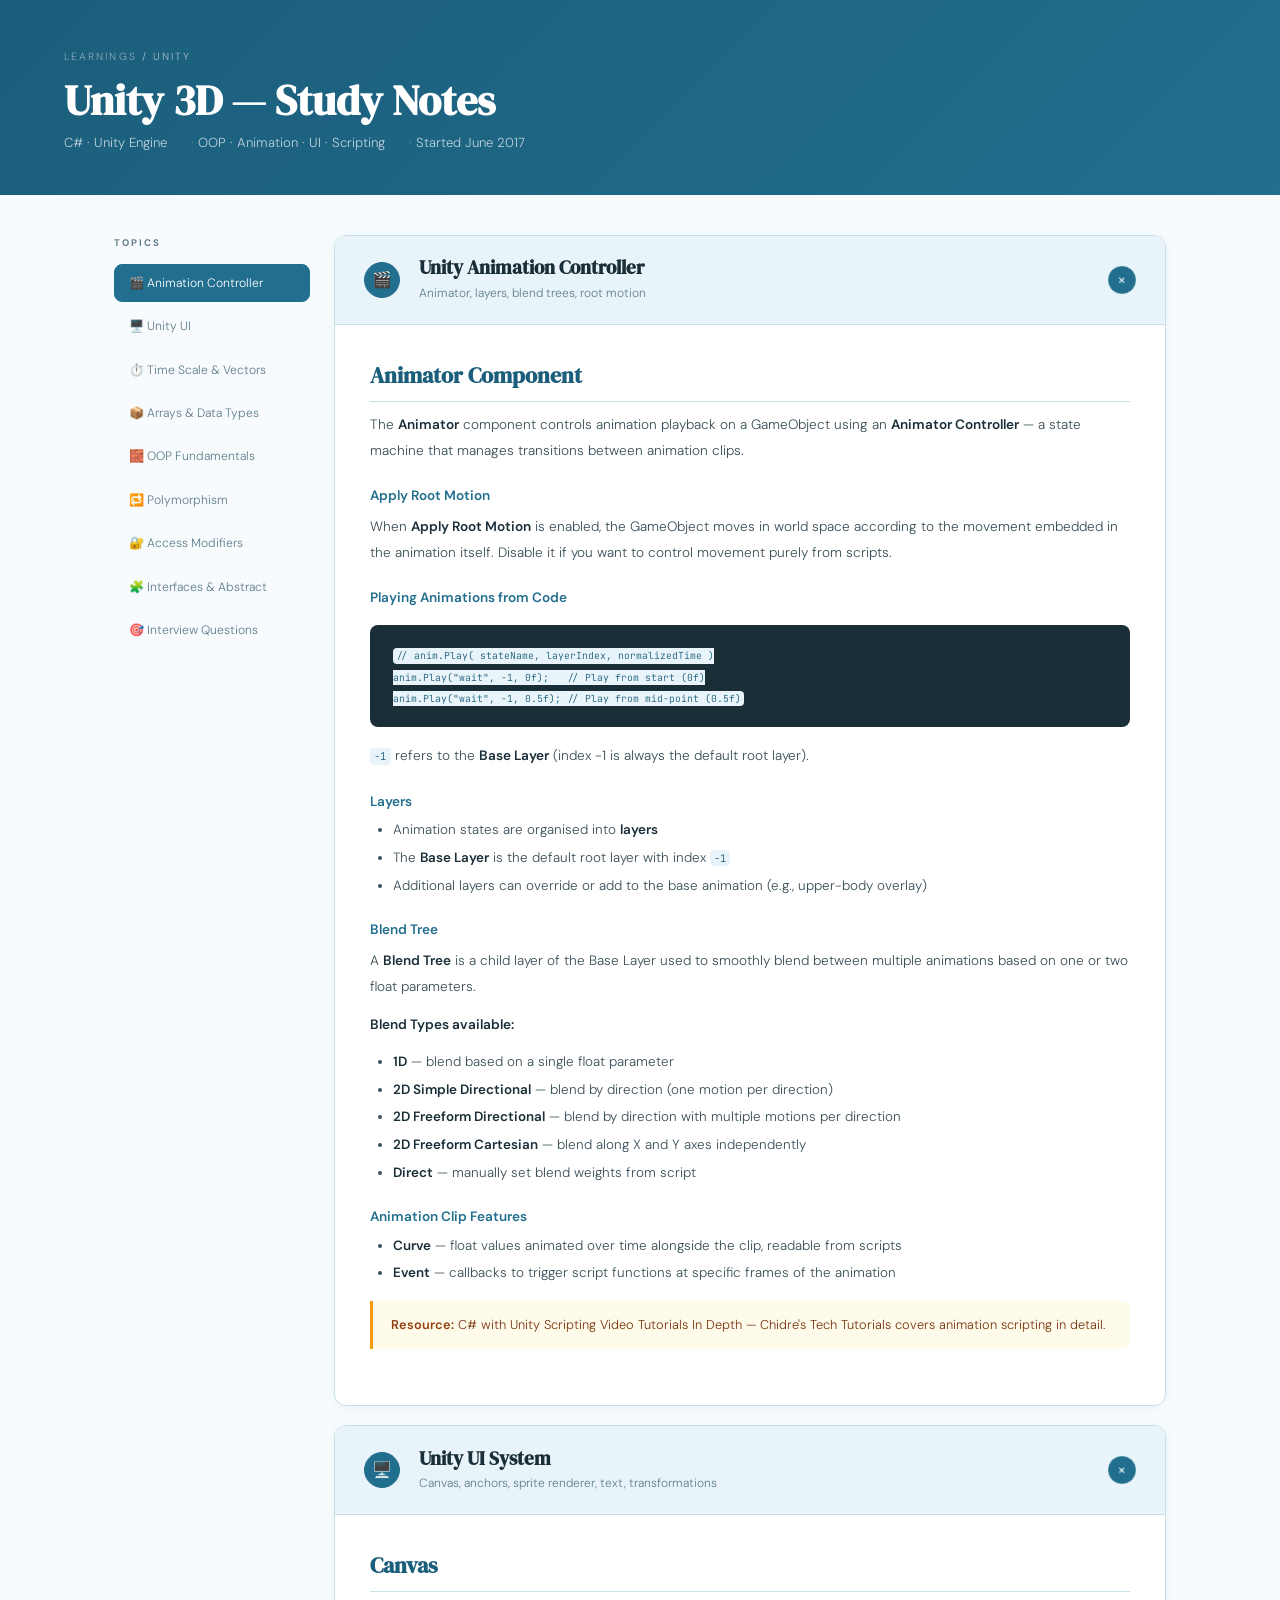
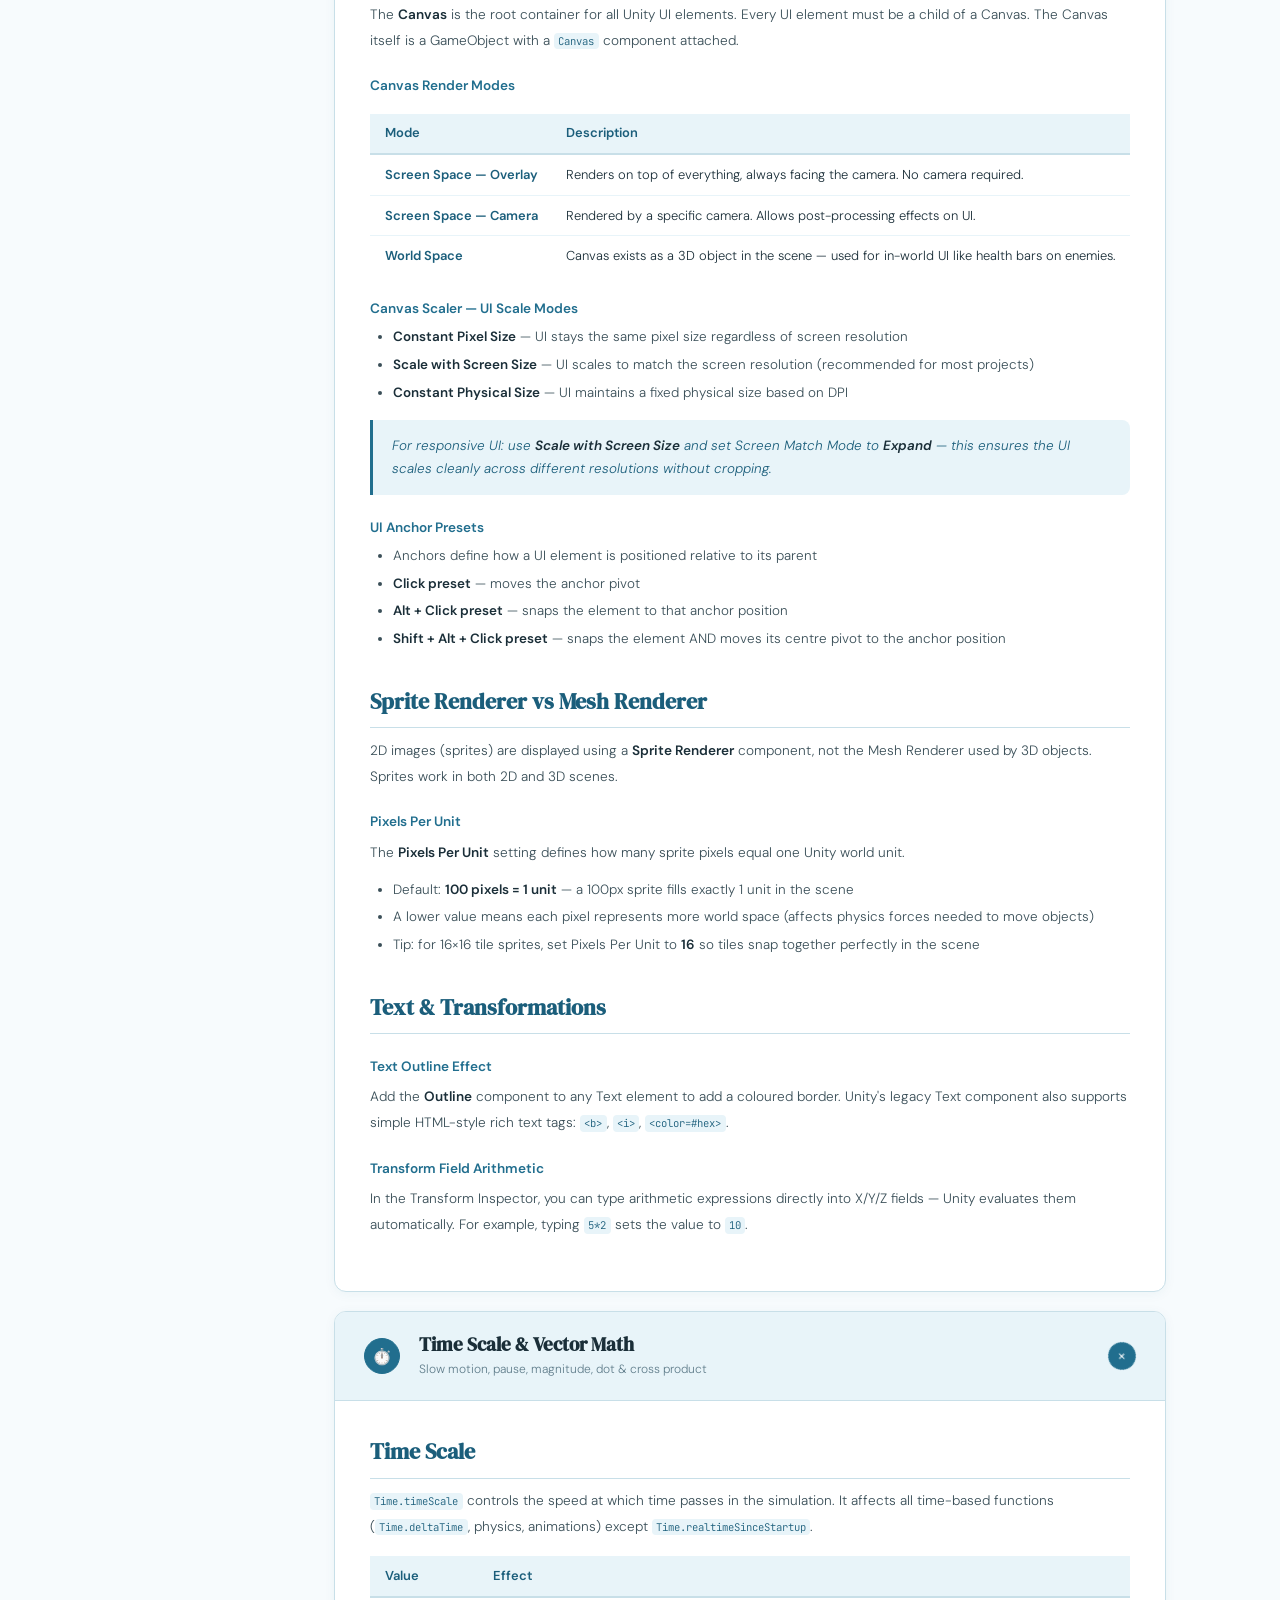
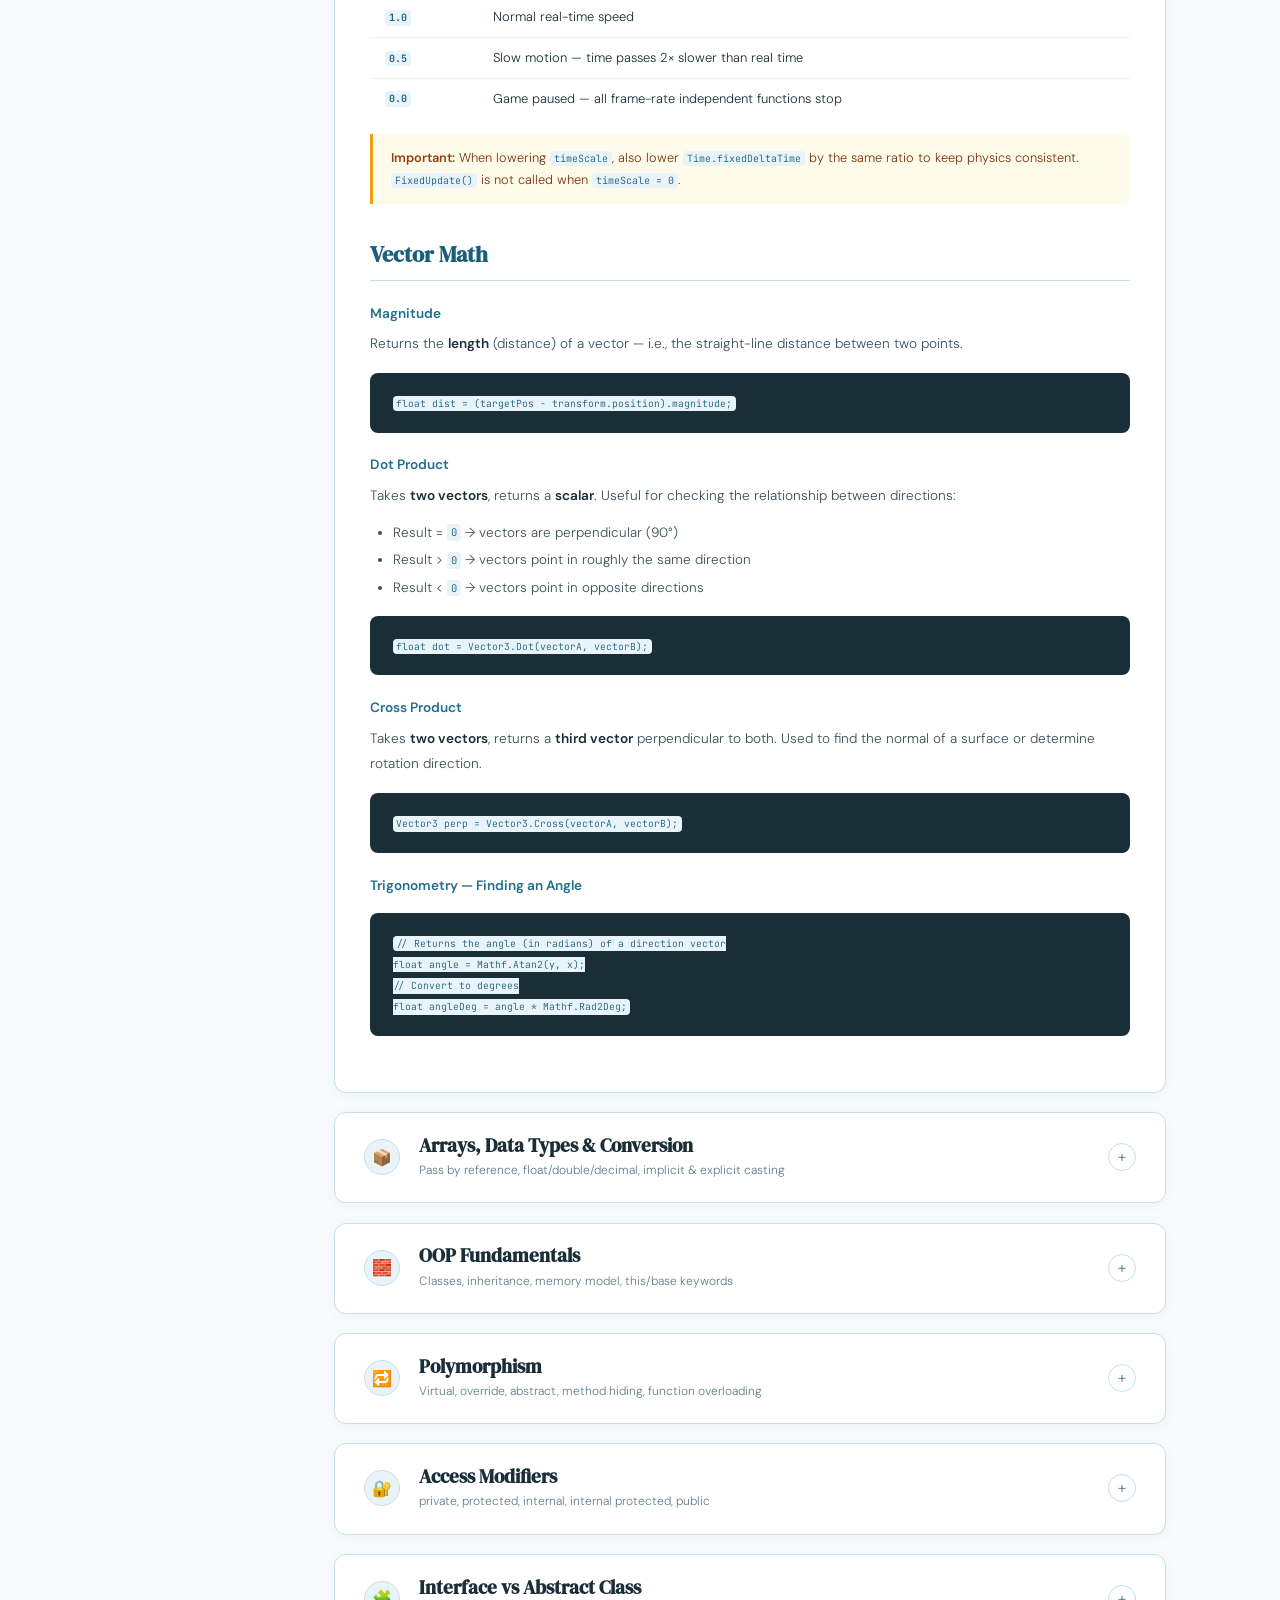
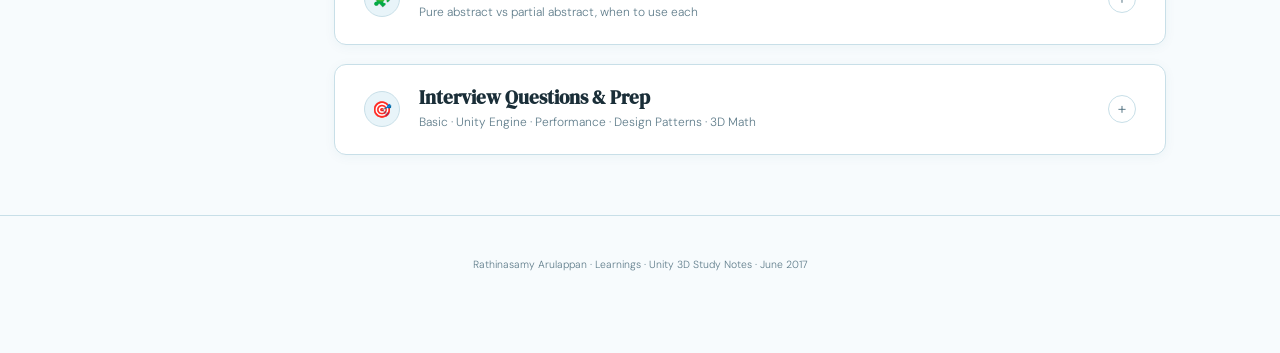
<file: learnings/unity/index.html>
<!DOCTYPE html>
<html lang="en">
<head>
  <meta charset="UTF-8"/>
  <meta name="viewport" content="width=device-width, initial-scale=1.0"/>
  <title>Unity Study Notes — Rathinasamy Arulappan</title>
  <link href="https://fonts.googleapis.com/css2?family=DM+Sans:ital,wght@0,300;0,400;0,500;0,600;1,300&family=DM+Serif+Display:ital@0;1&family=JetBrains+Mono:wght@400;500&display=swap" rel="stylesheet"/>
  <style>
    *,*::before,*::after{box-sizing:border-box;margin:0;padding:0}
    :root{
      --teal:#216e8e;--teal-dark:#1b5e7b;--teal-pale:#e8f4f9;
      --line:#c8dfe8;--text:#1a2e38;--muted:#607d8b;
      --white:#fff;--bg:#f7fbfd;
      --serif:'DM Serif Display',Georgia,serif;
      --sans:'DM Sans',sans-serif;
      --mono:'JetBrains Mono',monospace;
      --radius:8px;
    }
    body{background:var(--bg);color:var(--text);font-family:var(--sans);font-weight:300;line-height:1.7;padding:0 0 4rem}

    /* PAGE HEADER */
    .page-header{background:linear-gradient(135deg,var(--teal-dark) 0%,var(--teal) 100%);color:#fff;padding:3rem 4rem 2.5rem}
    .page-header .breadcrumb{font-size:.65rem;letter-spacing:.2em;text-transform:uppercase;opacity:.6;margin-bottom:.8rem}
    .page-header .breadcrumb a{color:inherit;text-decoration:none;opacity:.8}
    .page-header .breadcrumb a:hover{opacity:1}
    .page-header h1{font-family:var(--serif);font-size:2.6rem;line-height:1.1;margin-bottom:.5rem}
    .page-header .meta{font-size:.82rem;opacity:.7;display:flex;gap:1.5rem;flex-wrap:wrap;margin-top:.5rem}
    .page-header .meta span::before{content:'· ';opacity:.5}
    .page-header .meta span:first-child::before{content:''}

    /* LAYOUT */
    .layout{display:grid;grid-template-columns:220px 1fr;gap:0;max-width:1100px;margin:2.5rem auto 0;padding:0 1.5rem}

    /* SIDEBAR */
    .sidebar{position:sticky;top:1.5rem;align-self:start;padding-right:1.5rem}
    .sidebar h3{font-size:.6rem;letter-spacing:.2em;text-transform:uppercase;color:var(--muted);margin-bottom:.8rem}
    .toc{display:flex;flex-direction:column;gap:.3rem}
    .toc-item{padding:.5rem .9rem;border-radius:var(--radius);font-size:.76rem;cursor:pointer;border:1px solid transparent;color:var(--muted);transition:all .2s;text-decoration:none;display:block}
    .toc-item:hover{background:var(--teal-pale);color:var(--teal);border-color:var(--line)}
    .toc-item.active{background:var(--teal);color:#fff;border-color:var(--teal)}

    /* CONTENT */
    .content{min-width:0}

    /* SECTION CARD */
    .section-card{background:var(--white);border:1px solid var(--line);border-radius:12px;overflow:hidden;margin-bottom:1.2rem;box-shadow:0 2px 12px rgba(27,94,123,.05)}

    /* SECTION HEADER (accordion) */
    .sec-header{display:flex;align-items:center;gap:1.2rem;padding:1.3rem 1.8rem;cursor:pointer;border-bottom:1px solid transparent;transition:background .2s,border-color .2s;user-select:none}
    .sec-header:hover{background:var(--teal-pale)}
    .section-card.open .sec-header{border-bottom-color:var(--line);background:var(--teal-pale)}
    .sec-icon{width:36px;height:36px;border-radius:50%;flex-shrink:0;background:var(--teal-pale);color:var(--teal);border:1px solid var(--line);display:flex;align-items:center;justify-content:center;font-size:1rem;transition:background .2s}
    .section-card.open .sec-icon{background:var(--teal);border-color:var(--teal)}
    .sec-meta{flex:1;min-width:0}
    .sec-meta h2{font-family:var(--serif);font-size:1.2rem;color:var(--text);margin-bottom:.2rem;line-height:1.2}
    .sec-meta .sec-desc{font-size:.75rem;color:var(--muted)}
    .toggle-btn{width:28px;height:28px;border-radius:50%;border:1px solid var(--line);background:var(--white);color:var(--muted);font-size:1rem;display:flex;align-items:center;justify-content:center;flex-shrink:0;transition:all .25s;line-height:1}
    .section-card.open .toggle-btn{background:var(--teal);border-color:var(--teal);color:#fff;transform:rotate(45deg)}

    /* ACCORDION BODY */
    .sec-body{max-height:0;overflow:hidden;transition:max-height .5s cubic-bezier(0,.85,.3,1)}
    .section-card.open .sec-body{max-height:9999px}
    .sec-inner{padding:2rem 2.2rem 2.5rem}

    /* TYPOGRAPHY */
    .sec-inner h3{font-family:var(--serif);font-size:1.4rem;color:var(--teal-dark);margin:2rem 0 .6rem;padding-bottom:.4rem;border-bottom:1px solid var(--line)}
    .sec-inner h3:first-child{margin-top:0}
    .sec-inner h4{font-size:.85rem;font-weight:600;color:var(--teal);margin:1.3rem 0 .4rem}
    .sec-inner p{font-size:.85rem;line-height:1.9;color:#3a4f58;margin-bottom:.8rem}
    .sec-inner ul,.sec-inner ol{margin:.3rem 0 .9rem 1.4rem;font-size:.84rem;color:#3a4f58}
    .sec-inner li{margin-bottom:.3rem;line-height:1.7}
    .sec-inner strong{font-weight:600;color:var(--text)}

    /* CALLOUT */
    .callout{background:var(--teal-pale);border-left:3px solid var(--teal);padding:.9rem 1.2rem;border-radius:0 var(--radius) var(--radius) 0;margin:1rem 0;font-size:.84rem;font-style:italic;color:var(--teal-dark)}

    /* NOTE BOX */
    .note{background:#fffbeb;border-left:3px solid #f59e0b;padding:.8rem 1.1rem;border-radius:0 var(--radius) var(--radius) 0;margin:1rem 0;font-size:.8rem;color:#78350f}
    .note strong{color:#92400e}

    /* CODE */
    .sec-inner code{background:var(--teal-pale);color:var(--teal-dark);padding:.12em .4em;border-radius:4px;font-family:var(--mono);font-size:.78em}
    pre{background:#1a2e38;color:#b8f5a0;padding:1.2rem 1.4rem;border-radius:var(--radius);overflow-x:auto;margin:1rem 0;font-family:var(--mono);font-size:.78rem;line-height:1.7}
    pre code{background:none;color:inherit;padding:0;font-size:inherit}

    /* COMPARISON TABLE */
    .cmp-table{width:100%;border-collapse:collapse;font-size:.81rem;margin:1rem 0}
    .cmp-table th{background:var(--teal-pale);color:var(--teal-dark);padding:.55rem .9rem;text-align:left;font-weight:600;border-bottom:2px solid var(--line)}
    .cmp-table td{padding:.55rem .9rem;border-bottom:1px solid var(--teal-pale);color:var(--text);vertical-align:top}
    .cmp-table tr:last-child td{border-bottom:none}
    .cmp-table td:first-child{font-weight:600;color:var(--teal-dark);white-space:nowrap}

    /* ACCESS MODIFIER TABLE */
    .access-table{width:100%;border-collapse:collapse;font-size:.78rem;margin:1rem 0}
    .access-table th{background:#1a2e38;color:#b8f5a0;padding:.5rem .8rem;text-align:center;font-weight:500;font-family:var(--mono)}
    .access-table th:first-child{text-align:left}
    .access-table td{padding:.45rem .8rem;border-bottom:1px solid var(--line);text-align:center}
    .access-table td:first-child{text-align:left;font-weight:600;color:var(--teal-dark);font-family:var(--mono)}
    .yes{color:#16a34a;font-weight:600}
    .no{color:#dc2626}

    /* IMAGES */
    .fig{border:1px solid var(--line);border-radius:var(--radius);overflow:hidden;background:var(--white);margin:1.2rem 0;box-shadow:0 2px 8px rgba(27,94,123,.05)}
    .fig img{width:100%;display:block;height:auto}
    .fig-cap{padding:.55rem .9rem;font-size:.68rem;color:var(--muted);border-top:1px solid var(--line);line-height:1.5;font-style:italic}
    .fig-cap strong{display:block;color:var(--teal-dark);font-size:.7rem;font-style:normal;margin-bottom:.1rem}
    .figs-grid{display:grid;grid-template-columns:1fr 1fr;gap:.9rem;margin:1.2rem 0}
    .fig-full{grid-column:1/-1}

    .page-footer{text-align:center;padding:2.5rem 2rem 1rem;font-size:.65rem;color:var(--muted);border-top:1px solid var(--line);margin-top:2.5rem}

    @media(max-width:800px){
      .page-header{padding:2rem 1.5rem}
      .layout{grid-template-columns:1fr;padding:0 1rem}
      .sidebar{position:static;padding-right:0;margin-bottom:1.5rem}
      .toc{flex-direction:row;flex-wrap:wrap}
      .figs-grid{grid-template-columns:1fr}
      .fig-full{grid-column:1}
      .sec-inner{padding:1.4rem}
    }
  </style>
</head>
<body>

<div class="page-header">
  <div class="breadcrumb"><a href="#">Learnings</a> / Unity</div>
  <h1>Unity 3D — Study Notes</h1>
  <div class="meta">
    <span>C# · Unity Engine</span>
    <span>OOP · Animation · UI · Scripting</span>
    <span>Started June 2017</span>
  </div>
</div>

<div class="layout">

  <!-- SIDEBAR TOC -->
  <aside class="sidebar">
    <h3>Topics</h3>
    <div class="toc">
      <a class="toc-item active" onclick="jumpTo('s1')">🎬 Animation Controller</a>
      <a class="toc-item" onclick="jumpTo('s2')">🖥️ Unity UI</a>
      <a class="toc-item" onclick="jumpTo('s3')">⏱️ Time Scale & Vectors</a>
      <a class="toc-item" onclick="jumpTo('s4')">📦 Arrays & Data Types</a>
      <a class="toc-item" onclick="jumpTo('s5')">🧱 OOP Fundamentals</a>
      <a class="toc-item" onclick="jumpTo('s6')">🔁 Polymorphism</a>
      <a class="toc-item" onclick="jumpTo('s7')">🔐 Access Modifiers</a>
      <a class="toc-item" onclick="jumpTo('s8')">🧩 Interfaces & Abstract</a>
      <a class="toc-item" onclick="jumpTo('s9')">🎯 Interview Questions</a>
    </div>
  </aside>

  <main class="content">

    <!-- ══════════════════════════════════════
         SECTION 1 — ANIMATION CONTROLLER
    ═══════════════════════════════════════ -->
    <div class="section-card open" id="s1">
      <div class="sec-header" onclick="toggle(this)">
        <div class="sec-icon">🎬</div>
        <div class="sec-meta">
          <h2>Unity Animation Controller</h2>
          <div class="sec-desc">Animator, layers, blend trees, root motion</div>
        </div>
        <div class="toggle-btn">+</div>
      </div>
      <div class="sec-body"><div class="sec-inner">

        <h3>Animator Component</h3>
        <p>The <strong>Animator</strong> component controls animation playback on a GameObject using an <strong>Animator Controller</strong> — a state machine that manages transitions between animation clips.</p>

        <h4>Apply Root Motion</h4>
        <p>When <strong>Apply Root Motion</strong> is enabled, the GameObject moves in world space according to the movement embedded in the animation itself. Disable it if you want to control movement purely from scripts.</p>

        <h4>Playing Animations from Code</h4>
        <pre><code>// anim.Play( stateName, layerIndex, normalizedTime )
anim.Play("wait", -1, 0f);   // Play from start (0f)
anim.Play("wait", -1, 0.5f); // Play from mid-point (0.5f)</code></pre>
        <p><code>-1</code> refers to the <strong>Base Layer</strong> (index -1 is always the default root layer).</p>

        <h4>Layers</h4>
        <ul>
          <li>Animation states are organised into <strong>layers</strong></li>
          <li>The <strong>Base Layer</strong> is the default root layer with index <code>-1</code></li>
          <li>Additional layers can override or add to the base animation (e.g., upper-body overlay)</li>
        </ul>

        <h4>Blend Tree</h4>
        <p>A <strong>Blend Tree</strong> is a child layer of the Base Layer used to smoothly blend between multiple animations based on one or two float parameters.</p>
        <p><strong>Blend Types available:</strong></p>
        <ul>
          <li><strong>1D</strong> — blend based on a single float parameter</li>
          <li><strong>2D Simple Directional</strong> — blend by direction (one motion per direction)</li>
          <li><strong>2D Freeform Directional</strong> — blend by direction with multiple motions per direction</li>
          <li><strong>2D Freeform Cartesian</strong> — blend along X and Y axes independently</li>
          <li><strong>Direct</strong> — manually set blend weights from script</li>
        </ul>

        <h4>Animation Clip Features</h4>
        <ul>
          <li><strong>Curve</strong> — float values animated over time alongside the clip, readable from scripts</li>
          <li><strong>Event</strong> — callbacks to trigger script functions at specific frames of the animation</li>
        </ul>

        <div class="note">
          <strong>Resource:</strong> C# with Unity Scripting Video Tutorials In Depth — Chidre's Tech Tutorials covers animation scripting in detail.
        </div>

      </div></div>
    </div>

    <!-- ══════════════════════════════════════
         SECTION 2 — UNITY UI
    ═══════════════════════════════════════ -->
    <div class="section-card open" id="s2">
      <div class="sec-header" onclick="toggle(this)">
        <div class="sec-icon">🖥️</div>
        <div class="sec-meta">
          <h2>Unity UI System</h2>
          <div class="sec-desc">Canvas, anchors, sprite renderer, text, transformations</div>
        </div>
        <div class="toggle-btn">+</div>
      </div>
      <div class="sec-body"><div class="sec-inner">

        <h3>Canvas</h3>
        <p>The <strong>Canvas</strong> is the root container for all Unity UI elements. Every UI element must be a child of a Canvas. The Canvas itself is a GameObject with a <code>Canvas</code> component attached.</p>

        <h4>Canvas Render Modes</h4>
        <table class="cmp-table">
          <tr><th>Mode</th><th>Description</th></tr>
          <tr><td>Screen Space — Overlay</td><td>Renders on top of everything, always facing the camera. No camera required.</td></tr>
          <tr><td>Screen Space — Camera</td><td>Rendered by a specific camera. Allows post-processing effects on UI.</td></tr>
          <tr><td>World Space</td><td>Canvas exists as a 3D object in the scene — used for in-world UI like health bars on enemies.</td></tr>
        </table>

        <h4>Canvas Scaler — UI Scale Modes</h4>
        <ul>
          <li><strong>Constant Pixel Size</strong> — UI stays the same pixel size regardless of screen resolution</li>
          <li><strong>Scale with Screen Size</strong> — UI scales to match the screen resolution (recommended for most projects)</li>
          <li><strong>Constant Physical Size</strong> — UI maintains a fixed physical size based on DPI</li>
        </ul>
        <div class="callout">For responsive UI: use <strong>Scale with Screen Size</strong> and set Screen Match Mode to <strong>Expand</strong> — this ensures the UI scales cleanly across different resolutions without cropping.</div>

        <h4>UI Anchor Presets</h4>
        <ul>
          <li>Anchors define how a UI element is positioned relative to its parent</li>
          <li><strong>Click preset</strong> — moves the anchor pivot</li>
          <li><strong>Alt + Click preset</strong> — snaps the element to that anchor position</li>
          <li><strong>Shift + Alt + Click preset</strong> — snaps the element AND moves its centre pivot to the anchor position</li>
        </ul>

        <h3>Sprite Renderer vs Mesh Renderer</h3>
        <p>2D images (sprites) are displayed using a <strong>Sprite Renderer</strong> component, not the Mesh Renderer used by 3D objects. Sprites work in both 2D and 3D scenes.</p>

        <h4>Pixels Per Unit</h4>
        <p>The <strong>Pixels Per Unit</strong> setting defines how many sprite pixels equal one Unity world unit.</p>
        <ul>
          <li>Default: <strong>100 pixels = 1 unit</strong> — a 100px sprite fills exactly 1 unit in the scene</li>
          <li>A lower value means each pixel represents more world space (affects physics forces needed to move objects)</li>
          <li>Tip: for 16×16 tile sprites, set Pixels Per Unit to <strong>16</strong> so tiles snap together perfectly in the scene</li>
        </ul>

        <h3>Text & Transformations</h3>
        <h4>Text Outline Effect</h4>
        <p>Add the <strong>Outline</strong> component to any Text element to add a coloured border. Unity's legacy Text component also supports simple HTML-style rich text tags: <code>&lt;b&gt;</code>, <code>&lt;i&gt;</code>, <code>&lt;color=#hex&gt;</code>.</p>

        <h4>Transform Field Arithmetic</h4>
        <p>In the Transform Inspector, you can type arithmetic expressions directly into X/Y/Z fields — Unity evaluates them automatically. For example, typing <code>5*2</code> sets the value to <code>10</code>.</p>

      </div></div>
    </div>

    <!-- ══════════════════════════════════════
         SECTION 3 — TIME SCALE & VECTORS
    ═══════════════════════════════════════ -->
    <div class="section-card open" id="s3">
      <div class="sec-header" onclick="toggle(this)">
        <div class="sec-icon">⏱️</div>
        <div class="sec-meta">
          <h2>Time Scale & Vector Math</h2>
          <div class="sec-desc">Slow motion, pause, magnitude, dot & cross product</div>
        </div>
        <div class="toggle-btn">+</div>
      </div>
      <div class="sec-body"><div class="sec-inner">

        <h3>Time Scale</h3>
        <p><code>Time.timeScale</code> controls the speed at which time passes in the simulation. It affects all time-based functions (<code>Time.deltaTime</code>, physics, animations) except <code>Time.realtimeSinceStartup</code>.</p>

        <table class="cmp-table">
          <tr><th>Value</th><th>Effect</th></tr>
          <tr><td><code>1.0</code></td><td>Normal real-time speed</td></tr>
          <tr><td><code>0.5</code></td><td>Slow motion — time passes 2× slower than real time</td></tr>
          <tr><td><code>0.0</code></td><td>Game paused — all frame-rate independent functions stop</td></tr>
        </table>

        <div class="note">
          <strong>Important:</strong> When lowering <code>timeScale</code>, also lower <code>Time.fixedDeltaTime</code> by the same ratio to keep physics consistent. <code>FixedUpdate()</code> is not called when <code>timeScale = 0</code>.
        </div>

        <h3>Vector Math</h3>

        <h4>Magnitude</h4>
        <p>Returns the <strong>length</strong> (distance) of a vector — i.e., the straight-line distance between two points.</p>
        <pre><code>float dist = (targetPos - transform.position).magnitude;</code></pre>

        <h4>Dot Product</h4>
        <p>Takes <strong>two vectors</strong>, returns a <strong>scalar</strong>. Useful for checking the relationship between directions:</p>
        <ul>
          <li>Result = <code>0</code> → vectors are perpendicular (90°)</li>
          <li>Result > <code>0</code> → vectors point in roughly the same direction</li>
          <li>Result < <code>0</code> → vectors point in opposite directions</li>
        </ul>
        <pre><code>float dot = Vector3.Dot(vectorA, vectorB);</code></pre>

        <h4>Cross Product</h4>
        <p>Takes <strong>two vectors</strong>, returns a <strong>third vector</strong> perpendicular to both. Used to find the normal of a surface or determine rotation direction.</p>
        <pre><code>Vector3 perp = Vector3.Cross(vectorA, vectorB);</code></pre>

        <h4>Trigonometry — Finding an Angle</h4>
        <pre><code>// Returns the angle (in radians) of a direction vector
float angle = Mathf.Atan2(y, x);
// Convert to degrees
float angleDeg = angle * Mathf.Rad2Deg;</code></pre>

      </div></div>
    </div>

    <!-- ══════════════════════════════════════
         SECTION 4 — ARRAYS & DATA TYPES
    ═══════════════════════════════════════ -->
    <div class="section-card" id="s4">
      <div class="sec-header" onclick="toggle(this)">
        <div class="sec-icon">📦</div>
        <div class="sec-meta">
          <h2>Arrays, Data Types & Conversion</h2>
          <div class="sec-desc">Pass by reference, float/double/decimal, implicit & explicit casting</div>
        </div>
        <div class="toggle-btn">+</div>
      </div>
      <div class="sec-body"><div class="sec-inner">

        <h3>Arrays</h3>
        <div class="callout">Arrays in C# are passed to methods by <strong>reference</strong>, not by value. Any changes made inside the method affect the original array.</div>

        <div class="figs-grid">
          <div class="fig fig-full">
            <img src="images/arrays-pass-by-ref.png" alt="Arrays pass by reference code example" loading="lazy"/>
            <div class="fig-cap"><strong>Pass by Reference</strong>Modifying the array inside <code>AddOneToArray()</code> affects the original — the output shows the updated values, not the originals.</div>
          </div>
        </div>

        <h3>Numeric Data Types</h3>
        <table class="cmp-table">
          <tr><th>Type</th><th>Suffix</th><th>Example</th><th>Note</th></tr>
          <tr><td>float</td><td><code>f</code></td><td><code>22.2f</code></td><td>Without <code>f</code>, treated as double</td></tr>
          <tr><td>double</td><td><code>d</code></td><td><code>22.2d</code></td><td>Default for floating-point literals</td></tr>
          <tr><td>decimal</td><td><code>m</code></td><td><code>22.2m</code></td><td>High precision, used for currency</td></tr>
        </table>

        <h3>Type Conversion</h3>

        <h4>Implicit Conversion (Coercion)</h4>
        <p>Automatically performed by the compiler when assigning a <strong>smaller</strong> type to a <strong>larger</strong> type — no data loss possible.</p>
        <pre><code>short s = 10;   // 2 bytes
int i = s;      // implicit — safe, int is 4 bytes</code></pre>

        <h4>Explicit Conversion (Type Casting)</h4>
        <p>Required when converting a <strong>larger</strong> type into a <strong>smaller</strong> one — must be explicitly specified by the programmer.</p>
        <pre><code>int i = 10;
short s = (short) i;    // explicit cast

// Parse string to int
int a = int.Parse("22");

// Primitive to string
string str = Convert.ToString(123);</code></pre>

        <h3>Boxing & Unboxing</h3>
        <ul>
          <li><strong>Boxing</strong> — wrapping a primitive value type inside an <code>Object</code> container (e.g., storing an <code>int</code> as <code>object</code>)</li>
          <li><strong>Unboxing</strong> — extracting the primitive value back out of the <code>Object</code> wrapper</li>
        </ul>
        <div class="note"><strong>Performance note:</strong> Boxing and unboxing involve heap allocation. Avoid them in performance-critical loops in Unity (e.g., inside <code>Update()</code>).</div>

        <h3>print() vs Debug.Log()</h3>
        <table class="cmp-table">
          <tr><th>Method</th><th>Available in</th><th>Call chain</th></tr>
          <tr><td><code>print()</code></td><td>MonoBehaviour only</td><td>Calls <code>Debug.Log()</code> → <code>Debug.Internal_Log()</code> — 3 hops</td></tr>
          <tr><td><code>Debug.Log()</code></td><td>Any class</td><td>Calls <code>Debug.Internal_Log()</code> directly — 2 hops</td></tr>
        </table>
        <p>Prefer <code>Debug.Log()</code> — it's slightly more efficient and available everywhere, not just in MonoBehaviour subclasses.</p>

        <h3>Operator Overloading — String + Number</h3>
        <p>The <code>+</code> operator is overloaded. Its behaviour changes based on operand types:</p>
        <pre><code>string + string = string   // concatenation
string + num    = string   // num converted to string
num    + num    = num       // addition
string + num + num = string // left-to-right: first concat, then concat
string + (num + num) = string // inner brackets add first, then concat</code></pre>

      </div></div>
    </div>

    <!-- ══════════════════════════════════════
         SECTION 5 — OOP FUNDAMENTALS
    ═══════════════════════════════════════ -->
    <div class="section-card" id="s5">
      <div class="sec-header" onclick="toggle(this)">
        <div class="sec-icon">🧱</div>
        <div class="sec-meta">
          <h2>OOP Fundamentals</h2>
          <div class="sec-desc">Classes, inheritance, memory model, this/base keywords</div>
        </div>
        <div class="toggle-btn">+</div>
      </div>
      <div class="sec-body"><div class="sec-inner">

        <h3>Core OOP Concepts</h3>
        <table class="cmp-table">
          <tr><th>Concept</th><th>Definition</th></tr>
          <tr><td>Class</td><td>A blueprint or template for creating objects. Defines properties and behaviour.</td></tr>
          <tr><td>Object</td><td>A runtime instance of a class. Represents a real-world entity (player, enemy, vehicle).</td></tr>
          <tr><td>Encapsulation</td><td>Wrapping data and the methods that operate on it into a single unit (the class).</td></tr>
          <tr><td>Inheritance</td><td>Creating a new class based on an existing class, reusing and extending its behaviour.</td></tr>
          <tr><td>Abstraction</td><td>Hiding unnecessary implementation details — exposing only what the user needs.</td></tr>
          <tr><td>Polymorphism</td><td>The ability for one construct to take many forms (method overloading, overriding).</td></tr>
        </table>

        <h3>Inheritance</h3>
        <p>Inheritance organises classes into a hierarchy from <strong>general → specialised</strong>. A derived class inherits all non-private members of its base class.</p>
        <ul>
          <li>Represents an <strong>"is-a"</strong> relationship (a <code>TV</code> <em>is a</em> <code>Device</code>)</li>
          <li>Promotes <strong>reusability</strong> — reduce code duplication</li>
          <li>Promotes <strong>extensibility</strong> — add specialised behaviour without modifying the base</li>
        </ul>

        <div class="figs-grid">
          <div class="fig fig-full">
            <img src="images/inheritance-hierarchy.png" alt="Inheritance hierarchy — Device, TV, AC, Refrigerator" loading="lazy"/>
            <div class="fig-cap"><strong>Inheritance Hierarchy</strong><code>Device</code> is the base class. <code>TV</code>, <code>AC</code> and <code>Refrigerator</code> each override <code>SwitchOn()</code>. <code>LGTV</code>, <code>LGAC</code> and <code>LGR</code> further extend those derived classes.</div>
          </div>
        </div>

        <h3>Reference vs Instance</h3>
        <pre><code>B b1 = new B();
//  b1  → reference variable (stores a memory address)
// new B() → instance / object allocated on the heap</code></pre>

        <h3>Memory: Stack & Heap</h3>
        <div class="figs-grid">
          <div class="fig fig-full">
            <img src="images/memory-stack-heap.png" alt="Stack and Heap memory diagram" loading="lazy"/>
            <div class="fig-cap"><strong>Stack & Heap</strong>Reference variables live on the Stack; the actual objects they point to live on the Heap. When <code>B b1 = new B()</code> is called, the reference <code>b1</code> (address #5) goes on the Stack; the <code>B</code> object is allocated at that address on the Heap.</div>
          </div>
        </div>

        <h3>this vs base Keywords</h3>
        <table class="cmp-table">
          <tr><th>Keyword</th><th>Usage</th></tr>
          <tr><td><code>this</code></td><td>Refers to members of the <em>current</em> class</td></tr>
          <tr><td><code>this()</code></td><td>Calls another constructor in the <em>same</em> class</td></tr>
          <tr><td><code>base</code></td><td>Refers to members of the <em>base/parent</em> class</td></tr>
          <tr><td><code>base()</code></td><td>Calls the <em>base class</em> constructor</td></tr>
        </table>

        <h3>Type Casting with Inheritance</h3>
        <h4>Implicit (Upcasting) — Safe</h4>
        <p>A base class reference can point to a derived class instance. This is always safe.</p>
        <pre><code>BaseClass b = new DerivedClass();  // valid ✓
// b can only access BaseClass members — DerivedClass-specific members are hidden</code></pre>

        <h4>Explicit (Downcasting) — Unsafe</h4>
        <p>A derived class reference cannot point to a base class instance — the base may not have all the members the derived reference expects.</p>
        <pre><code>DerivedClass d = new BaseClass();  // NOT valid ✗
// Derived reference expects derived members, but base instance doesn't have them

// Safe downcast using 'as' keyword:
TV tv = device as TV;   // returns null if device is not a TV (no exception thrown)

// Type check with 'is' keyword:
if (device is TV) { Debug.Log("device is a TV"); }</code></pre>

        <h3>Why MonoBehaviour Scripts are Components</h3>
        <div class="callout">MonoBehaviour → Behaviour → Component → Object. Every script extending MonoBehaviour is a Component and can therefore be attached to a GameObject. A class that does not extend MonoBehaviour cannot be attached to a GameObject.</div>

      </div></div>
    </div>

    <!-- ══════════════════════════════════════
         SECTION 6 — POLYMORPHISM
    ═══════════════════════════════════════ -->
    <div class="section-card" id="s6">
      <div class="sec-header" onclick="toggle(this)">
        <div class="sec-icon">🔁</div>
        <div class="sec-meta">
          <h2>Polymorphism</h2>
          <div class="sec-desc">Virtual, override, abstract, method hiding, function overloading</div>
        </div>
        <div class="toggle-btn">+</div>
      </div>
      <div class="sec-body"><div class="sec-inner">

        <h3>Two Types of Polymorphism</h3>
        <table class="cmp-table">
          <tr><th>Type</th><th>Resolved at</th><th>Achieved by</th></tr>
          <tr><td>Static (Compile-time)</td><td>Compile time</td><td>Function Overloading, Operator Overloading</td></tr>
          <tr><td>Dynamic (Runtime)</td><td>Runtime</td><td>Function Overriding (virtual / override)</td></tr>
        </table>

        <h3>Virtual vs Abstract Methods</h3>
        <table class="cmp-table">
          <tr><th></th><th>Virtual Method</th><th>Abstract Method</th></tr>
          <tr><td>Has body?</td><td>✅ Yes — implementation required</td><td>❌ No — only signature + semicolon</td></tr>
          <tr><td>Must override?</td><td>❌ Optional — can use base as-is</td><td>✅ Mandatory in every concrete subclass</td></tr>
          <tr><td>Where defined?</td><td>Concrete or abstract class</td><td>Abstract class only</td></tr>
          <tr><td>Call base.Method()?</td><td>✅ Yes — base implementation runs</td><td>❌ No — no base implementation exists</td></tr>
          <tr><td>Also called</td><td>—</td><td>Pure virtual method</td></tr>
        </table>

        <h3>Method Overriding — virtual / override</h3>
        <pre><code>class Device {
    public virtual void SwitchOn() {
        Debug.Log("Device switched on");
    }
}

class TV : Device {
    public override void SwitchOn() {
        Debug.Log("TV switched on");  // replaces Device.SwitchOn()
    }
}

class RemoteController {
    public void SwitchOn(Device device) {
        device.SwitchOn();  // calls TV.SwitchOn() at runtime if device is a TV
    }
}</code></pre>

        <h3>Method Hiding (new keyword)</h3>
        <p>Method hiding uses the <code>new</code> keyword to define a same-named method in a derived class that <em>hides</em> — rather than overrides — the base version. Unlike overriding, the base class method is still called when accessed through a base class reference.</p>
        <pre><code>class B : A {
    public new int x = 20;  // hides A.x, does not override it
}</code></pre>

        <h3>Function Overloading</h3>
        <p>Multiple methods sharing the same name but with different parameter signatures in the same class. Resolved at <strong>compile time</strong>.</p>
        <pre><code>void Attack(int damage) { }
void Attack(int damage, float range) { }
void Attack(string weaponType) { }</code></pre>

        <h3>Sealed, Abstract & Static Classes</h3>
        <div class="figs-grid">
          <div class="fig fig-full">
            <img src="images/abstract-sealed-static.png" alt="Abstract, Sealed, Static class comparison table" loading="lazy"/>
            <div class="fig-cap"><strong>Abstract / Sealed / Static Comparison</strong>Abstract = partially implemented, must be inherited. Sealed = fully implemented, cannot be inherited. Static = utility class, no instances.</div>
          </div>
          <div class="fig fig-full">
            <img src="images/abstract-vs-sealed.png" alt="Abstract vs Sealed class detailed notes" loading="lazy"/>
            <div class="fig-cap"><strong>Abstract vs Sealed — Detail</strong>Abstract classes hold the contract; all abstract methods must be implemented in concrete subclasses. Failure to provide an implementation makes the subclass abstract too.</div>
          </div>
        </div>

      </div></div>
    </div>

    <!-- ══════════════════════════════════════
         SECTION 7 — ACCESS MODIFIERS
    ═══════════════════════════════════════ -->
    <div class="section-card" id="s7">
      <div class="sec-header" onclick="toggle(this)">
        <div class="sec-icon">🔐</div>
        <div class="sec-meta">
          <h2>Access Modifiers</h2>
          <div class="sec-desc">private, protected, internal, internal protected, public</div>
        </div>
        <div class="toggle-btn">+</div>
      </div>
      <div class="sec-body"><div class="sec-inner">

        <h3>Access Modifier Summary</h3>
        <p>Access modifiers control where class members can be read or modified. From most to least restrictive:</p>

        <table class="access-table">
          <tr>
            <th>Modifier</th><th>Same Class</th><th>Derived Class<br>(same assembly)</th>
            <th>Same Assembly</th><th>Derived Class<br>(other assembly)</th><th>Other Assembly</th>
          </tr>
          <tr><td>private</td><td class="yes">✓</td><td class="no">✗</td><td class="no">✗</td><td class="no">✗</td><td class="no">✗</td></tr>
          <tr><td>protected</td><td class="yes">✓</td><td class="yes">✓</td><td class="no">✗</td><td class="no">✗</td><td class="no">✗</td></tr>
          <tr><td>internal</td><td class="yes">✓</td><td class="yes">✓</td><td class="yes">✓</td><td class="no">✗</td><td class="no">✗</td></tr>
          <tr><td>internal protected</td><td class="yes">✓</td><td class="yes">✓</td><td class="yes">✓</td><td class="yes">✓</td><td class="no">✗</td></tr>
          <tr><td>public</td><td class="yes">✓</td><td class="yes">✓</td><td class="yes">✓</td><td class="yes">✓</td><td class="yes">✓</td></tr>
        </table>

        <div class="figs-grid">
          <div class="fig fig-full">
            <img src="images/access-modifiers.png" alt="Access modifiers colour-coded diagram" loading="lazy"/>
            <div class="fig-cap"><strong>Access Modifiers</strong>private (class level) → protected (hierarchy level) → internal (assembly level) → internal protected (inter-assembly hierarchy) → public (project level, most permissive).</div>
          </div>
          <div class="fig fig-full">
            <img src="images/access-levels.png" alt="Access levels — Project, Assembly, File diagram" loading="lazy"/>
            <div class="fig-cap"><strong>Access Level Scope Diagram</strong>Shows the nested containment: Project contains Assemblies; Assemblies contain Files; each modifier's reach is illustrated by colour-coded arrows across assemblies.</div>
          </div>
        </div>

        <h4>Quick memory aid</h4>
        <ul>
          <li><code>private</code> — class level access (default, least permissive)</li>
          <li><code>protected</code> — hierarchy level access (class + all subclasses)</li>
          <li><code>internal</code> — assembly level access (same DLL/EXE)</li>
          <li><code>internal protected</code> — inter-assembly level (assembly + subclasses in other assemblies)</li>
          <li><code>public</code> — project level access (everywhere, most permissive)</li>
        </ul>

      </div></div>
    </div>

    <!-- ══════════════════════════════════════
         SECTION 8 — INTERFACE vs ABSTRACT
    ═══════════════════════════════════════ -->
    <div class="section-card" id="s8">
      <div class="sec-header" onclick="toggle(this)">
        <div class="sec-icon">🧩</div>
        <div class="sec-meta">
          <h2>Interface vs Abstract Class</h2>
          <div class="sec-desc">Pure abstract vs partial abstract, when to use each</div>
        </div>
        <div class="toggle-btn">+</div>
      </div>
      <div class="sec-body"><div class="sec-inner">

        <h3>Side-by-Side Comparison</h3>
        <div class="figs-grid">
          <div class="fig fig-full">
            <img src="images/interface-vs-abstract.png" alt="Interface vs Abstract Class comparison table" loading="lazy"/>
            <div class="fig-cap"><strong>Interface vs Abstract Class</strong>Interface = pure abstract, fully unimplemented, all members public by default. Abstract Class = partially implemented, can have normal + abstract methods, requires access modifiers.</div>
          </div>
        </div>

        <h3>Key Differences</h3>
        <table class="cmp-table">
          <tr><th></th><th>Interface</th><th>Abstract Class</th></tr>
          <tr><td>Also known as</td><td>Pure abstract class</td><td>Partially abstract class</td></tr>
          <tr><td>Declared with</td><td><code>interface</code> keyword, name prefixed with <code>I</code></td><td><code>abstract class</code> keywords</td></tr>
          <tr><td>Fields / Constants</td><td>❌ Not allowed</td><td>✅ Allowed</td></tr>
          <tr><td>Member access</td><td>All public by default — no modifiers needed</td><td>Must specify access modifiers</td></tr>
          <tr><td>Method implementation</td><td>❌ None (all abstract by default)</td><td>✅ Can have normal, virtual, and abstract methods</td></tr>
          <tr><td>Instantiation</td><td>❌ Cannot instantiate</td><td>❌ Cannot instantiate</td></tr>
          <tr><td>Inheritance</td><td>Can inherit from other interfaces only</td><td>Can inherit from classes and interfaces</td></tr>
          <tr><td>Multiple inheritance</td><td>✅ A class can implement multiple interfaces</td><td>❌ A class can only extend one abstract class</td></tr>
          <tr><td>Relationship type</td><td>"able to" / "can do" relationship</td><td>"is a" relationship</td></tr>
          <tr><td>Adding new methods</td><td>Requires changes in all implementing classes</td><td>Can add methods with default implementations</td></tr>
        </table>

        <h3>When to Use Each</h3>
        <h4>Use an Interface when:</h4>
        <ul>
          <li>You want to define a <strong>contract</strong> that unrelated classes can implement (e.g., <code>IDamageable</code> can apply to players, enemies, and destructible objects)</li>
          <li>You need <strong>multiple inheritance</strong> — a class can implement many interfaces</li>
          <li>You want <strong>full flexibility</strong> — any class can "opt in" to the interface regardless of its position in the hierarchy</li>
        </ul>
        <h4>Use an Abstract Class when:</h4>
        <ul>
          <li>You want to share <strong>common implementation</strong> across a family of related classes</li>
          <li>Classes in your hierarchy have an <strong>"is a"</strong> relationship (a <code>Dog</code> is an <code>Animal</code>)</li>
          <li>You want to provide <strong>default behaviour</strong> that subclasses can optionally override</li>
        </ul>

      </div></div>
    </div>

    <!-- ══════════════════════════════════════
         SECTION 9 — INTERVIEW QUESTIONS
    ═══════════════════════════════════════ -->
    <div class="section-card" id="s9">
      <div class="sec-header" onclick="toggle(this)">
        <div class="sec-icon">🎯</div>
        <div class="sec-meta">
          <h2>Interview Questions & Prep</h2>
          <div class="sec-desc">Basic · Unity Engine · Performance · Design Patterns · 3D Math</div>
        </div>
        <div class="toggle-btn">+</div>
      </div>
      <div class="sec-body"><div class="sec-inner">

        <div class="callout">These questions are drawn from real Unity developer interview prep material — covering fundamentals, engine-specific concepts, performance, and design patterns.</div>

        <!-- ─── BASIC Q&A ─── -->
        <h3>Basic Questions</h3>

        <h4>Q1. What are the core OOP concepts?</h4>
        <p><strong>A:</strong> Abstraction, Encapsulation, Inheritance, Polymorphism.</p>

        <h4>Q2. Why should vectors be normalised when used to move an object?</h4>
        <p><strong>A:</strong> Normalisation makes the vector unit-length (magnitude = 1). If you multiply a speed value by a normalised direction vector, you get exactly that speed per step. With an unnormalised vector the step size would vary unpredictably based on the vector's arbitrary length.</p>

        <h4>Q3. What is a vertex shader vs a pixel shader?</h4>
        <ul>
          <li><strong>Vertex shader</strong> — runs once per mesh vertex. Controls where each vertex is in 3D space and how it projects to screen. Used for transformations, skinning, and custom positioning.</li>
          <li><strong>Pixel (fragment) shader</strong> — runs once per pixel candidate after triangles are rasterised. Uses UV coordinates and textures to determine the final rendered colour of each pixel.</li>
        </ul>

        <h4>Q4. Can two GameObjects with only a SphereCollider (both set as Trigger) raise OnTrigger events?</h4>
        <p><strong>A: No.</strong> Collision and trigger events require at least <strong>one of the objects to have a Rigidbody</strong>. This is a common bug when implementing physics-based interactions.</p>

        <h4>Q5. Why should you use <code>Time.deltaTime</code> for time-dependent operations?</h4>
        <p><strong>A:</strong> Real-time applications have variable FPS — a frame can run at 60fps or drop to 30fps. Without <code>deltaTime</code>, the same code would run faster on high-FPS machines. By multiplying with <code>Time.deltaTime</code> (the duration of the last frame in seconds), you make movement and transitions <strong>frame-rate independent</strong>:</p>
        <pre><code>// Wrong — speed varies with FPS
transform.position += direction * speed;

// Correct — consistent regardless of FPS
transform.position += direction * speed * Time.deltaTime;</code></pre>

        <h4>Q6. Which runs faster — 1,000 GameObjects each with a MonoBehaviour Update(), or one MonoBehaviour managing an array of 1,000 custom Update() calls?</h4>
        <p><strong>A: Option 2 — one MonoBehaviour.</strong> Unity's <code>Update()</code> callback is invoked via C# Reflection, which is significantly slower than a direct method call. 1,000 GameObjects means 1,000 reflection calls per frame. A single MonoBehaviour calling 1,000 methods directly is far more efficient.</p>

        <h4>Q7. Raycasting — how do you target a specific layer, or exclude one layer?</h4>
        <pre><code>// Target ONLY layer 10
int layerMask = 1 << 10;
Physics.Raycast(origin, direction, distance, layerMask);

// Hit EVERYTHING EXCEPT layer 10
int layerMask = ~(1 << 10);
Physics.Raycast(origin, direction, distance, layerMask);</code></pre>
        <p>Always use bit-shifting (<code>1 &lt;&lt; layerIndex</code>), not the raw layer index number.</p>

        <h4>Q8. Box Collider vs Mesh Collider — which performs better?</h4>
        <p><strong>A:</strong> They perform equally if the mesh collider has the same vertex/face count as the box. If the mesh collider has more vertices and faces than the box (which is usual for complex meshes), the <strong>Box Collider will outperform</strong> it because collision checks are cheaper against a simple shape.</p>

        <h4>Q9. Unity lifecycle order when the application closes?</h4>
        <pre><code>Awake()
OnEnable()
Start()
Update()
LateUpdate()
OnGUI()
OnApplicationQuit()
OnDisable()
OnDestroy()</code></pre>

        <h4>Q10. How do you hide a GameObject in Unity?</h4>
        <pre><code>gameObject.SetActive(false);</code></pre>

        <!-- ─── UNITY ENGINE SPECIFIC ─── -->
        <h3>Unity Engine Specific</h3>

        <h4>Update vs FixedUpdate vs LateUpdate</h4>
        <table class="cmp-table">
          <tr><th>Method</th><th>Called</th><th>Use for</th></tr>
          <tr><td><code>Update()</code></td><td>Every frame (variable rate)</td><td>Input, game logic, non-physics movement</td></tr>
          <tr><td><code>FixedUpdate()</code></td><td>Fixed timestep (default 0.02s)</td><td>Physics, Rigidbody forces — frame-rate independent</td></tr>
          <tr><td><code>LateUpdate()</code></td><td>Every frame, after all Update() calls</td><td>Camera follow, post-update logic</td></tr>
        </table>

        <h4>What are Prefabs?</h4>
        <p>A <strong>Prefab</strong> is a pre-fabricated reusable GameObject template (a class combining objects and scripts). At design time, prefabs can be dragged from the Project window into the scene. At runtime, scripts can instantiate new copies via <code>Instantiate()</code> at any position and rotation.</p>

        <h4>What is an AssetBundle?</h4>
        <p>An <strong>AssetBundle</strong> is an archive file that can be exported from Unity containing any assets you choose (textures, meshes, audio, scenes). They are designed for <strong>downloadable content</strong> — loading assets into a running application without shipping them in the initial build.</p>

        <h4>Resources folder vs StreamingAssets folder</h4>
        <table class="cmp-table">
          <tr><th>Folder</th><th>Behaviour</th><th>Access</th></tr>
          <tr><td>Resources/</td><td>Bundled into the build. Loaded with <code>Resources.Load()</code>.</td><td><code>Resources.Load("path/to/asset")</code></td></tr>
          <tr><td>StreamingAssets/</td><td>Copied verbatim to the target device at build time. Not bundled/compressed.</td><td><code>Application.streamingAssetsPath + "/filename"</code></td></tr>
        </table>
        <p>Use <code>StreamingAssets</code> when you need direct file access (e.g., a video file, a custom binary format) and <code>Resources</code> for assets Unity should manage and compress.</p>

        <h4>Destroy vs DestroyImmediate</h4>
        <table class="cmp-table">
          <tr><th>Method</th><th>When destroyed</th><th>Use in</th></tr>
          <tr><td><code>Destroy(obj)</code></td><td>End of current frame (deferred)</td><td>Gameplay code (safe)</td></tr>
          <tr><td><code>DestroyImmediate(obj)</code></td><td>Immediately, right now</td><td>Editor scripts only — never in runtime gameplay</td></tr>
        </table>

        <h4>Start vs Awake</h4>
        <table class="cmp-table">
          <tr><th>Method</th><th>Called when</th><th>Use for</th></tr>
          <tr><td><code>Awake()</code></td><td>When the object is first loaded (even if disabled)</td><td>Self-initialisation, caching own components</td></tr>
          <tr><td><code>Start()</code></td><td>Before the first frame Update, only if the object is active</td><td>Cross-object initialisation (all Awake()s have run)</td></tr>
        </table>

        <h4>Static vs Dynamic Batching</h4>
        <table class="cmp-table">
          <tr><th></th><th>Dynamic Batching</th><th>Static Batching</th></tr>
          <tr><td>Objects</td><td>Moving objects (&lt; 900 vertex attributes)</td><td>Non-moving objects (mark as Static)</td></tr>
          <tr><td>Memory</td><td>Lower memory use</td><td>Higher memory — pre-combines meshes</td></tr>
          <tr><td>CPU cost</td><td>Some CPU overhead per frame</td><td>No per-frame CPU cost</td></tr>
          <tr><td>Requirement</td><td>Same material, small mesh, no lightmap</td><td>Same material, object must be static</td></tr>
        </table>

        <h4>What is Occlusion Culling?</h4>
        <p>Occlusion culling prevents Unity from rendering objects that are hidden behind other objects from the camera's viewpoint. Unlike frustum culling (objects outside the camera view), occlusion culling works for objects <em>inside</em> the view but fully blocked by geometry — reducing draw calls and GPU work.</p>

        <h4>What is a Coroutine? Does it run on a new thread?</h4>
        <p><strong>No — coroutines run on the main thread.</strong> A coroutine is a method that can pause its execution and resume later using <code>yield return</code>, allowing you to spread work across multiple frames without blocking. They are not multi-threaded; they are cooperative, single-threaded routines managed by Unity's engine loop.</p>
        <pre><code>IEnumerator MyCoroutine() {
    Debug.Log("Start");
    yield return new WaitForSeconds(2f); // pause 2s, don't block
    Debug.Log("After 2 seconds");
}</code></pre>

        <h4>What happens during Garbage Collection?</h4>
        <p>When a heap variable goes out of scope, its memory is <strong>not immediately freed</strong>. The GC runs periodically and:</p>
        <ol>
          <li>Examines every object on the heap</li>
          <li>Searches all current object references to find which heap objects are still in scope</li>
          <li>Flags out-of-scope objects for deletion</li>
          <li>Deallocates flagged objects and returns memory to the heap</li>
        </ol>
        <div class="note"><strong>Performance tip:</strong> GC runs cause frame spikes. Minimise heap allocations inside <code>Update()</code> — avoid <code>new</code>, string concatenation, boxing, and LINQ in hot code paths. Use object pooling instead of Instantiate/Destroy.</div>

        <!-- ─── PERFORMANCE ─── -->
        <h3>Performance & Optimisation</h3>

        <h4>A game is lagging — how do you find the bottleneck?</h4>
        <ol>
          <li>Open Unity's <strong>Profiler</strong> (<code>Window → Analysis → Profiler</code>)</li>
          <li>Identify whether the bottleneck is <strong>CPU</strong> or <strong>GPU</strong></li>
          <li>If <strong>CPU-bound</strong>: optimise scripts — reduce Update() calls, use object pooling, avoid GC allocations</li>
          <li>If <strong>GPU-bound</strong>: compress textures, reduce draw calls via batching, create texture atlases, combine meshes, use LODs</li>
        </ol>

        <h4>CPU vs GPU rendering responsibilities</h4>
        <table class="cmp-table">
          <tr><th>CPU</th><th>GPU</th></tr>
          <tr><td>Frustum culling — determine what is visible</td><td>Execute vertex shaders per mesh vertex</td></tr>
          <tr><td>Prepare draw calls and batches</td><td>Rasterise triangles into pixels</td></tr>
          <tr><td>Send SetPass calls (material/shader state changes)</td><td>Execute fragment/pixel shaders</td></tr>
          <tr><td>Sort and organise rendering commands</td><td>Output final pixel colours to framebuffer</td></tr>
        </table>
        <div class="callout">A <strong>draw call</strong> is a CPU instruction to the GPU to render one mesh. Minimising draw calls (through batching, atlasing, and instancing) is one of the most impactful performance optimisations.</div>

        <h4>How to create a native video player on Android/iOS?</h4>
        <ol>
          <li>Create a wrapper class in Java (Android) or Objective-C (iOS) for video playback</li>
          <li>Build a native <code>.so</code> file to render the video image sequence onto a texture</li>
          <li>From Unity, pass the texture pointer to native code via JNI (Android)</li>
          <li>The native layer renders each video frame onto the Unity texture in real time</li>
        </ol>

        <!-- ─── DESIGN PATTERNS ─── -->
        <h3>Design Patterns in Unity</h3>
        <p>Common patterns used in Unity game development:</p>

        <h4>Observer Pattern (Events / Delegates)</h4>
        <p>Allows objects to communicate without direct references. One <strong>subject/publisher</strong> raises events; any number of <strong>observers/subscribers</strong> listen and react independently.</p>
        <pre><code>// Subject — raises an event
public class Subject : MonoBehaviour {
    public event System.Action ThingHappened;

    void DoThing() {
        ThingHappened?.Invoke(); // null-conditional — safe if no subscribers
    }
}

// Observer — subscribes and reacts
public class Observer : MonoBehaviour {
    public Subject subject;

    void Awake() {
        subject.ThingHappened += OnThingHappened;
    }

    void OnDestroy() {
        subject.ThingHappened -= OnThingHappened; // always unsubscribe!
    }

    void OnThingHappened() {
        Debug.Log("Thing happened!");
    }
}</code></pre>
        <div class="note"><strong>Always unsubscribe</strong> in <code>OnDestroy()</code> using <code>-=</code>. Failing to do so causes null reference errors when the subject raises the event after the observer has been destroyed.</div>

        <p><strong>Common use cases:</strong> player death, enemy defeated, item picked up, level complete, UI updates, audio/VFX triggers.</p>

        <h4>Singleton Pattern</h4>
        <p>Restricts a class to a single instance and provides global access to it. Commonly used in Unity for managers (GameManager, AudioManager, etc.).</p>
        <pre><code>public class GameManager : MonoBehaviour {
    public static GameManager Instance { get; private set; }

    void Awake() {
        if (Instance != null && Instance != this) {
            Destroy(gameObject);
            return;
        }
        Instance = this;
        DontDestroyOnLoad(gameObject);
    }
}</code></pre>
        <div class="note"><strong>Caution:</strong> Don't overuse Singletons — they create hidden global state and make testing harder. Prefer dependency injection or ScriptableObject-based events for loosely coupled systems.</div>

        <h4>Other key patterns to know</h4>
        <table class="cmp-table">
          <tr><th>Pattern</th><th>Use case in Unity</th></tr>
          <tr><td>Object Pooling</td><td>Reuse GameObjects (bullets, enemies) instead of Instantiate/Destroy — avoids GC spikes</td></tr>
          <tr><td>State Pattern</td><td>Character states (Idle/Walk/Run/Attack) — each state owns its own enter/update/exit logic</td></tr>
          <tr><td>Command Pattern</td><td>Input handling, undo/redo systems, replay systems</td></tr>
          <tr><td>Factory Pattern</td><td>Centralised object creation with complex setup logic</td></tr>
          <tr><td>MVC / MVP</td><td>Separating UI logic from game logic — keeping views and data independent</td></tr>
        </table>

        <!-- ─── JOB DESCRIPTION ─── -->
        <h3>Job Description Reference</h3>
        <p>Key technical skills commonly required for senior Unity roles:</p>
        <ul>
          <li>Runtime plugin development for Unity Player (Android / Windows)</li>
          <li>Android NDK, Kotlin/Java, Gradle, Android Studio</li>
          <li>AR development with ARCore and/or ARKit</li>
          <li>Edit mode and Play mode unit testing in Unity</li>
          <li>Performance profiling and on-device optimisation</li>
          <li>TDD, SOLID principles, OO design patterns</li>
          <li>XR devices: HoloLens, Oculus, Lenovo ThinkReality, Magic Leap, Gear VR</li>
          <li>CI/CD: Jenkins / Bamboo, Infrastructure as Code</li>
        </ul>

      </div></div>
    </div>

  </main>
</div>

<div class="page-footer">Rathinasamy Arulappan · Learnings · Unity 3D Study Notes · June 2017</div>

<script>
  function toggle(header) {
    header.closest('.section-card').classList.toggle('open');
    syncToc();
  }

  function jumpTo(id) {
    const el = document.getElementById(id);
    if (!el) return;
    if (!el.classList.contains('open')) el.classList.add('open');
    setTimeout(() => el.scrollIntoView({ behavior: 'smooth', block: 'start' }), 60);
    syncToc(id);
  }

  function syncToc(activeId) {
    const map = { s1:0, s2:1, s3:2, s4:3, s5:4, s6:5, s7:6, s8:7, s9:8 };
    document.querySelectorAll('.toc-item').forEach(t => t.classList.remove('active'));
    if (activeId && map[activeId] !== undefined)
      document.querySelectorAll('.toc-item')[map[activeId]].classList.add('active');
  }

  const obs = new IntersectionObserver(entries => {
    entries.forEach(e => { if (e.isIntersecting) syncToc(e.target.id); });
  }, { threshold: 0.2 });
  ['s1','s2','s3','s4','s5','s6','s7','s8','s9'].forEach(id => {
    const el = document.getElementById(id);
    if (el) obs.observe(el);
  });
</script>
</body>
</html>
</file>
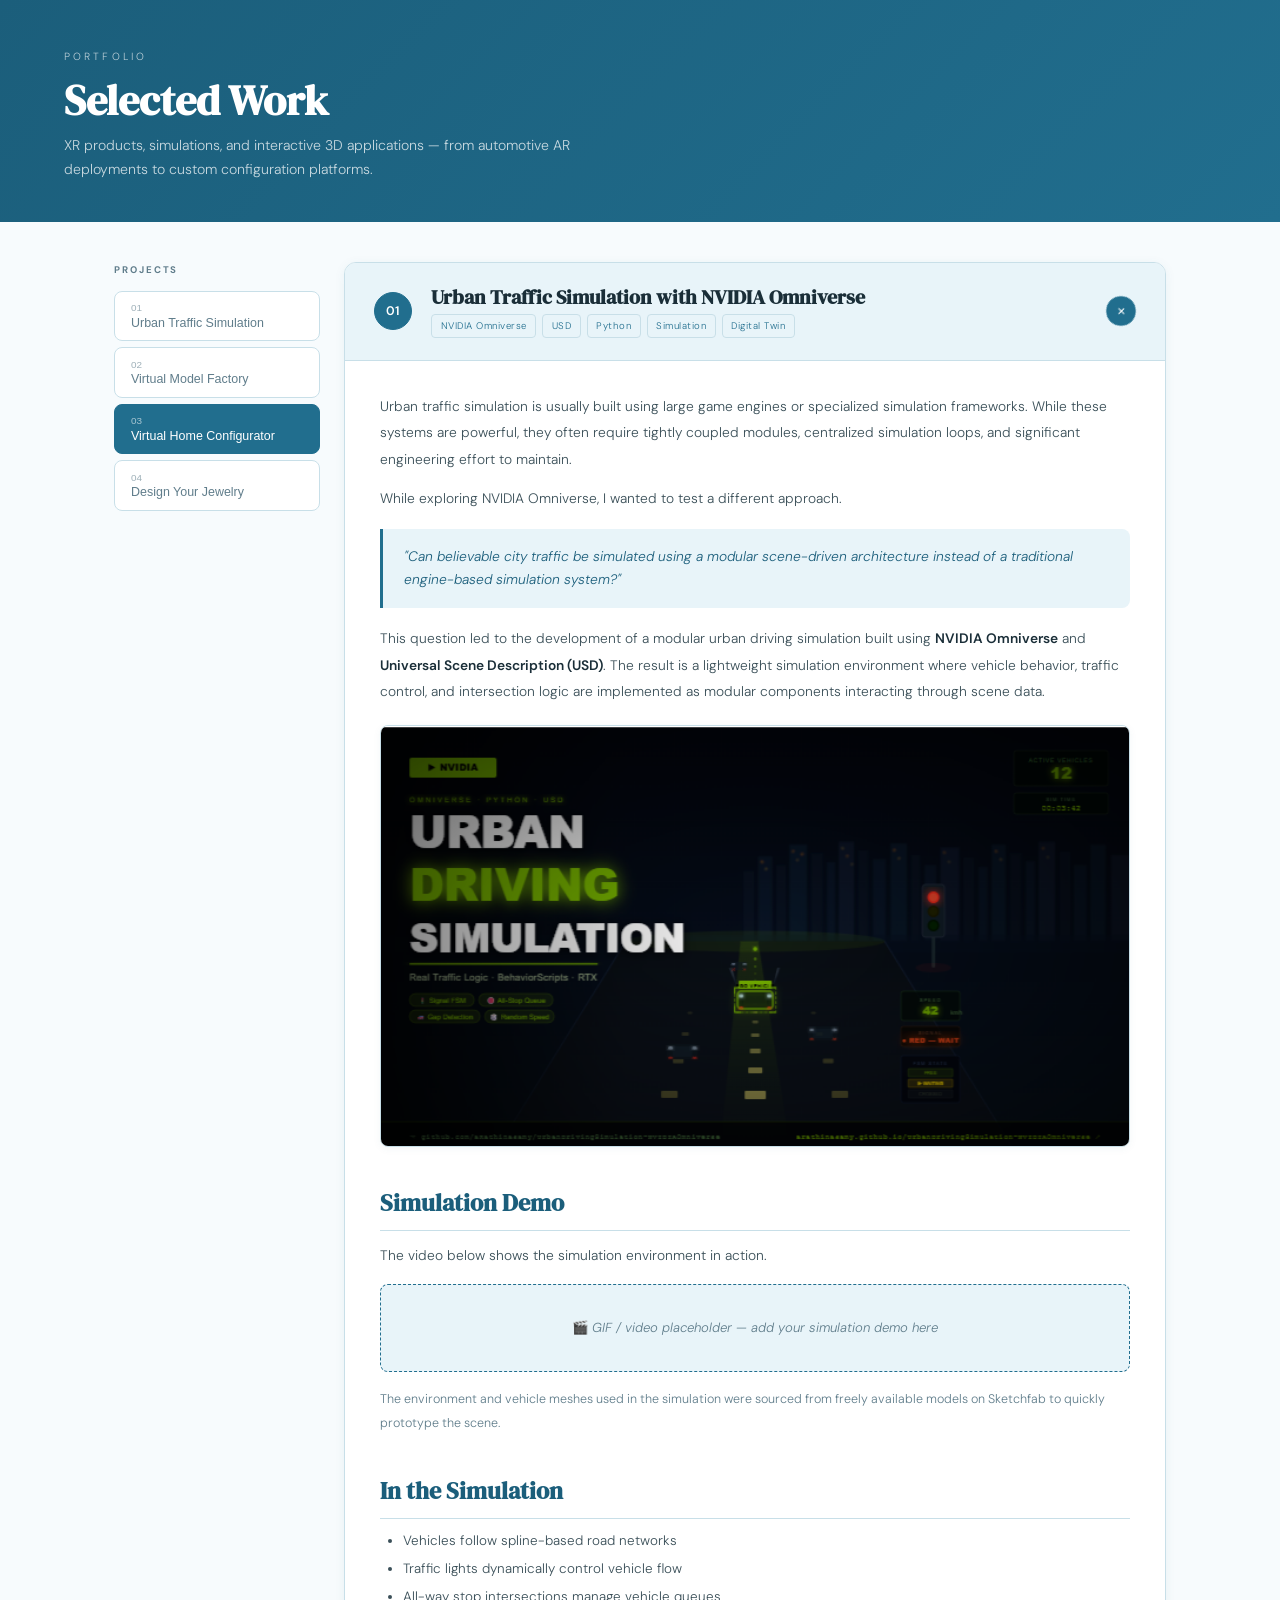
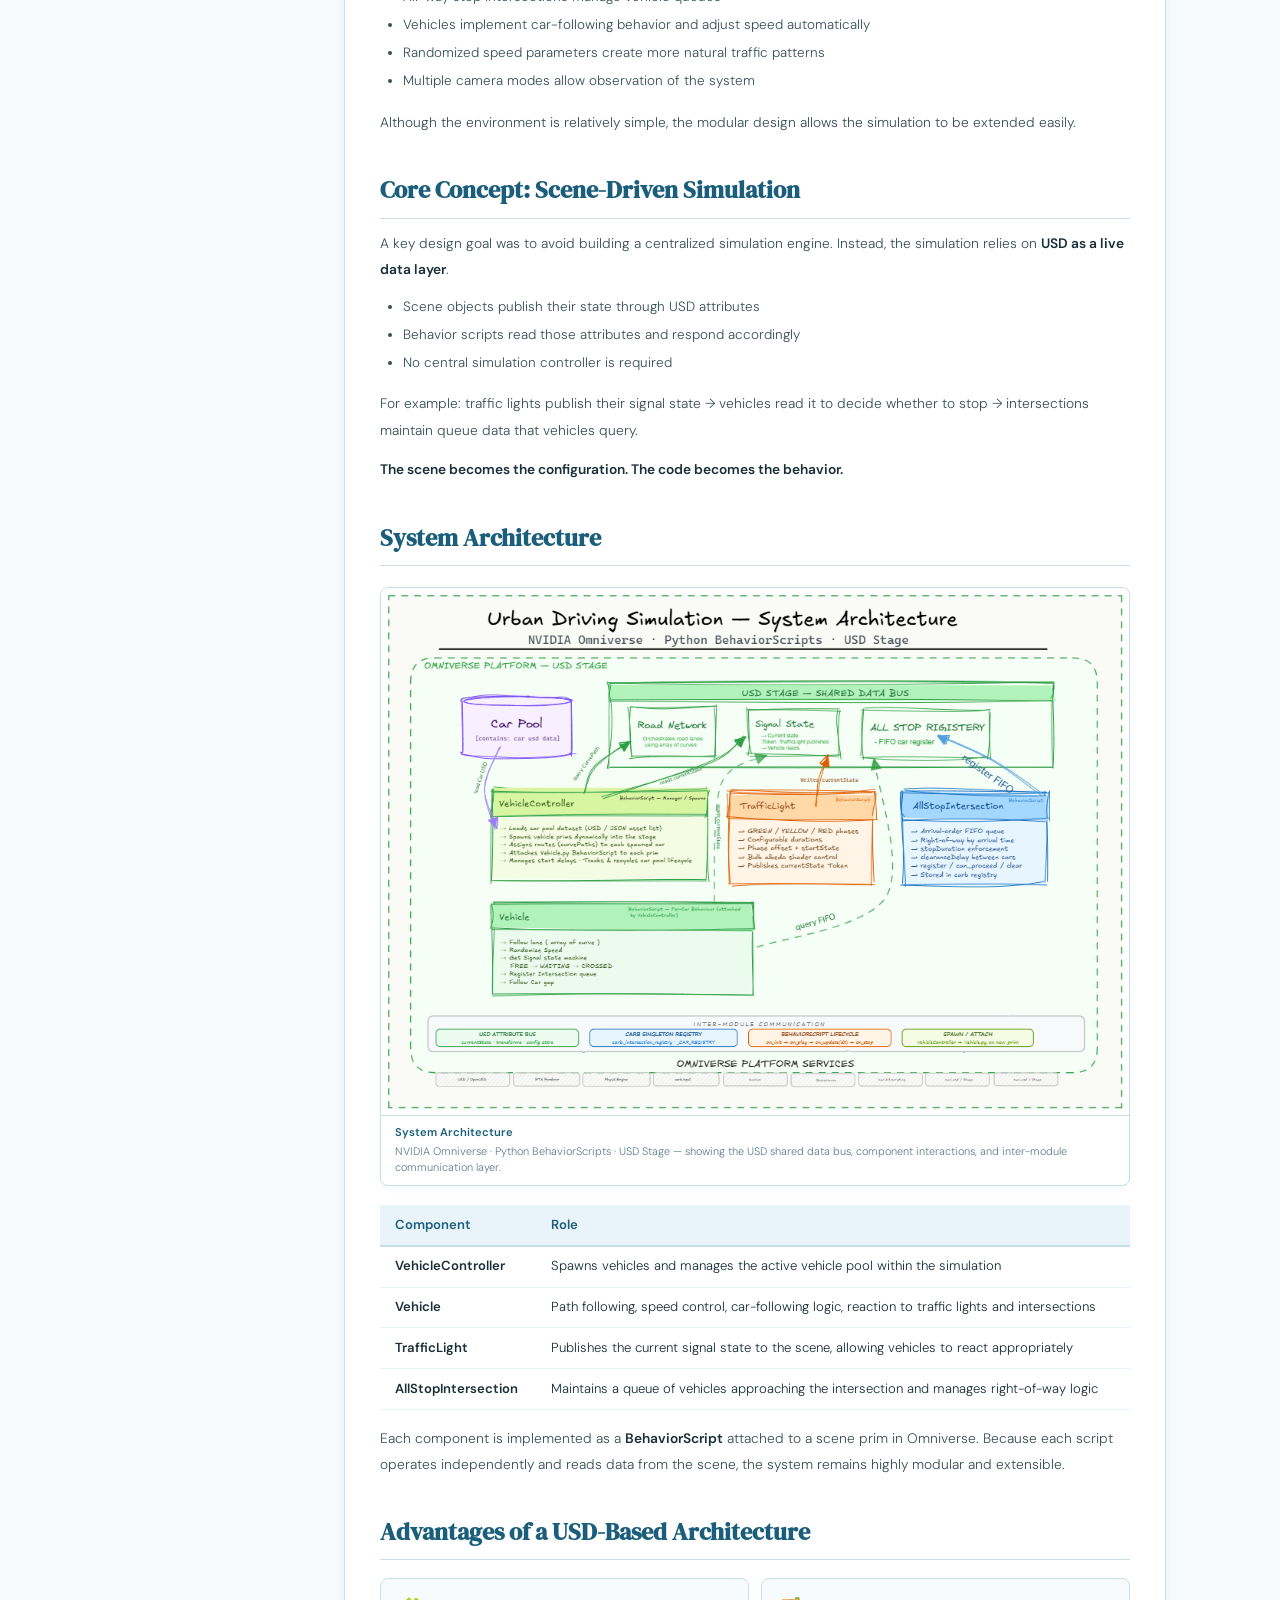
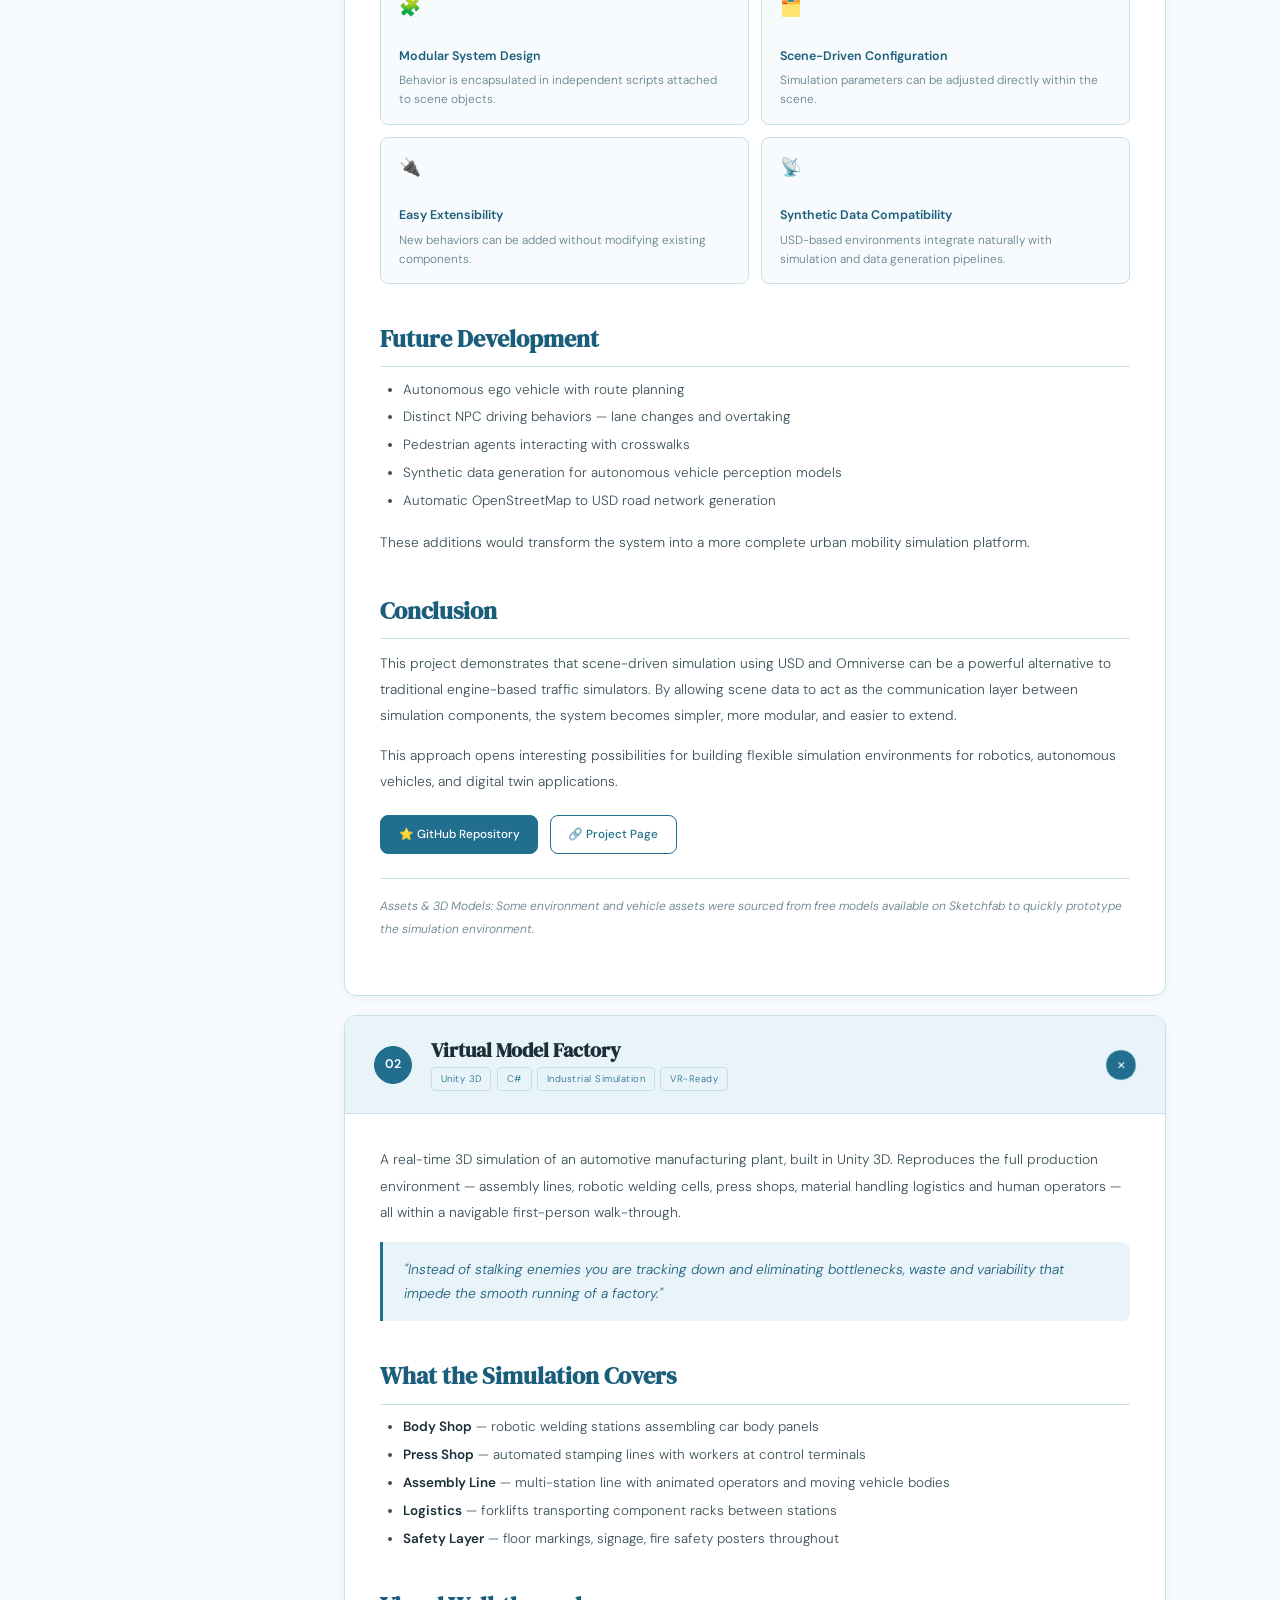
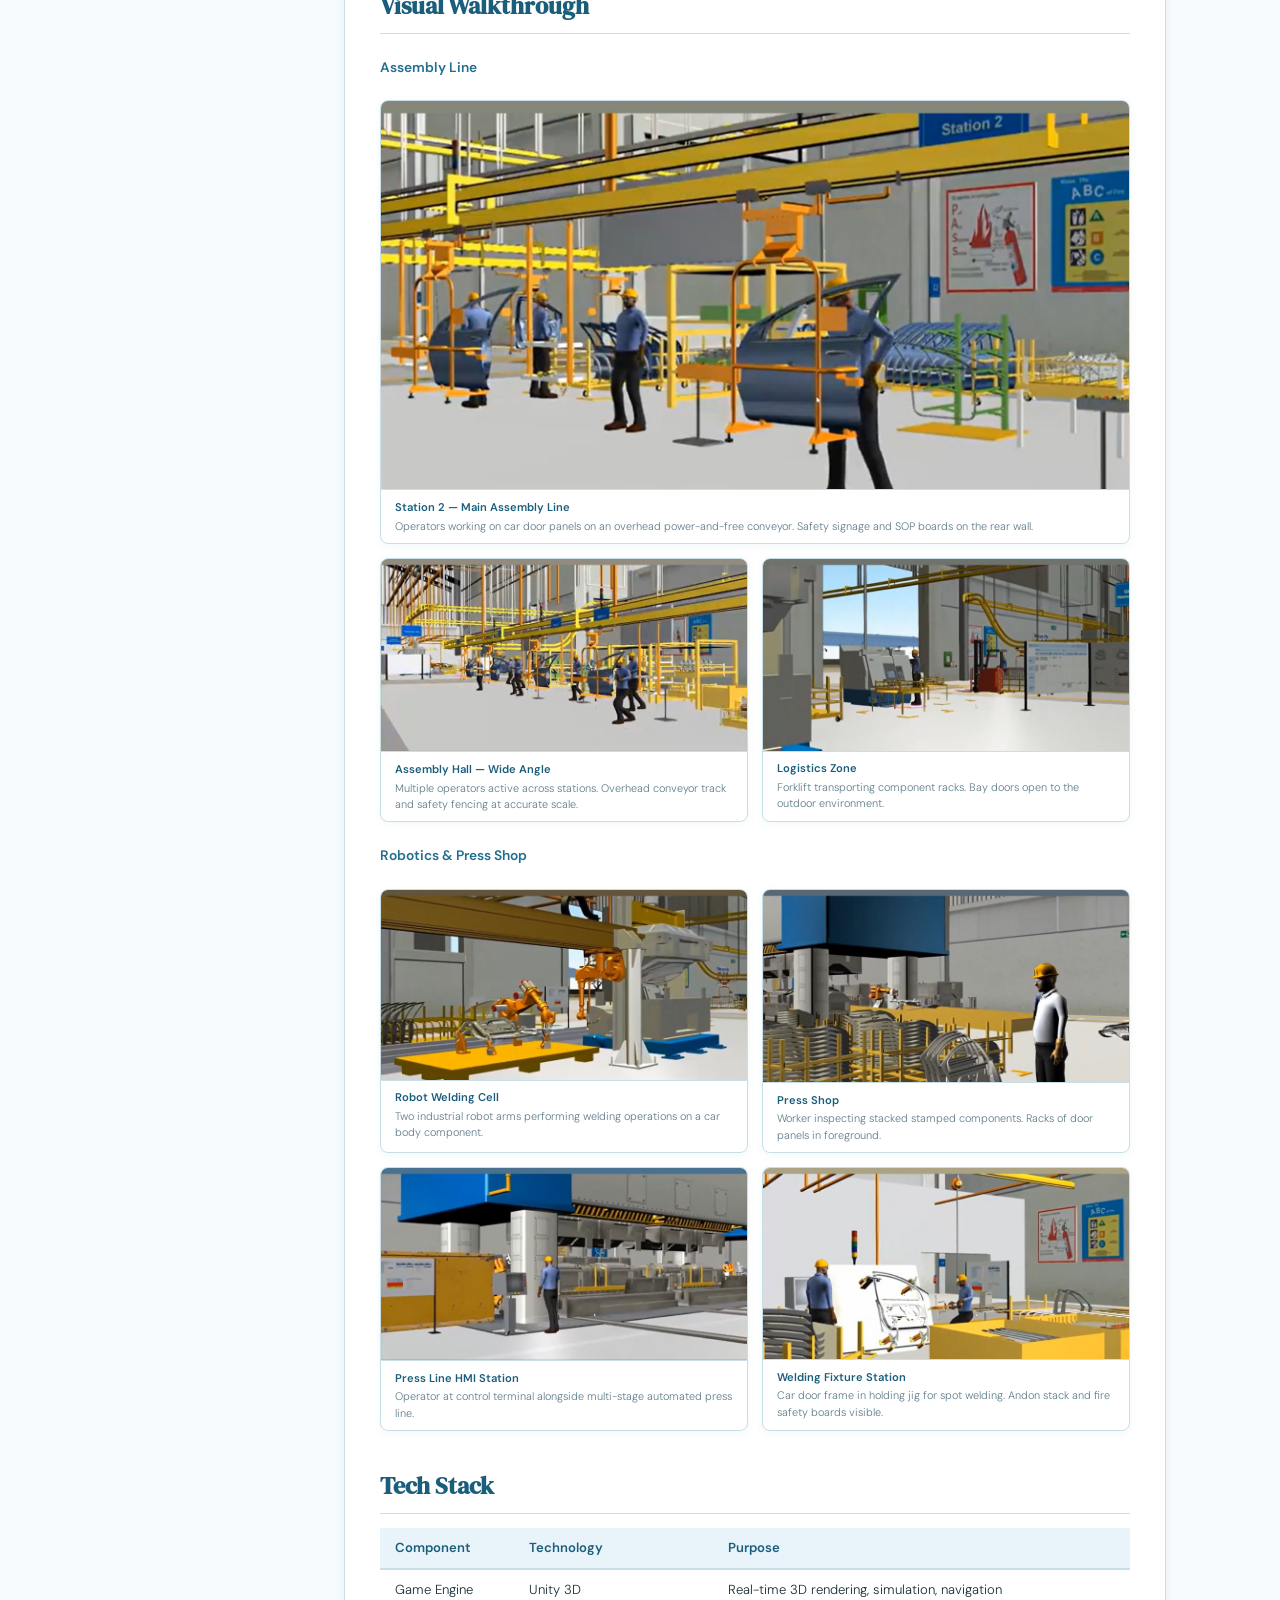
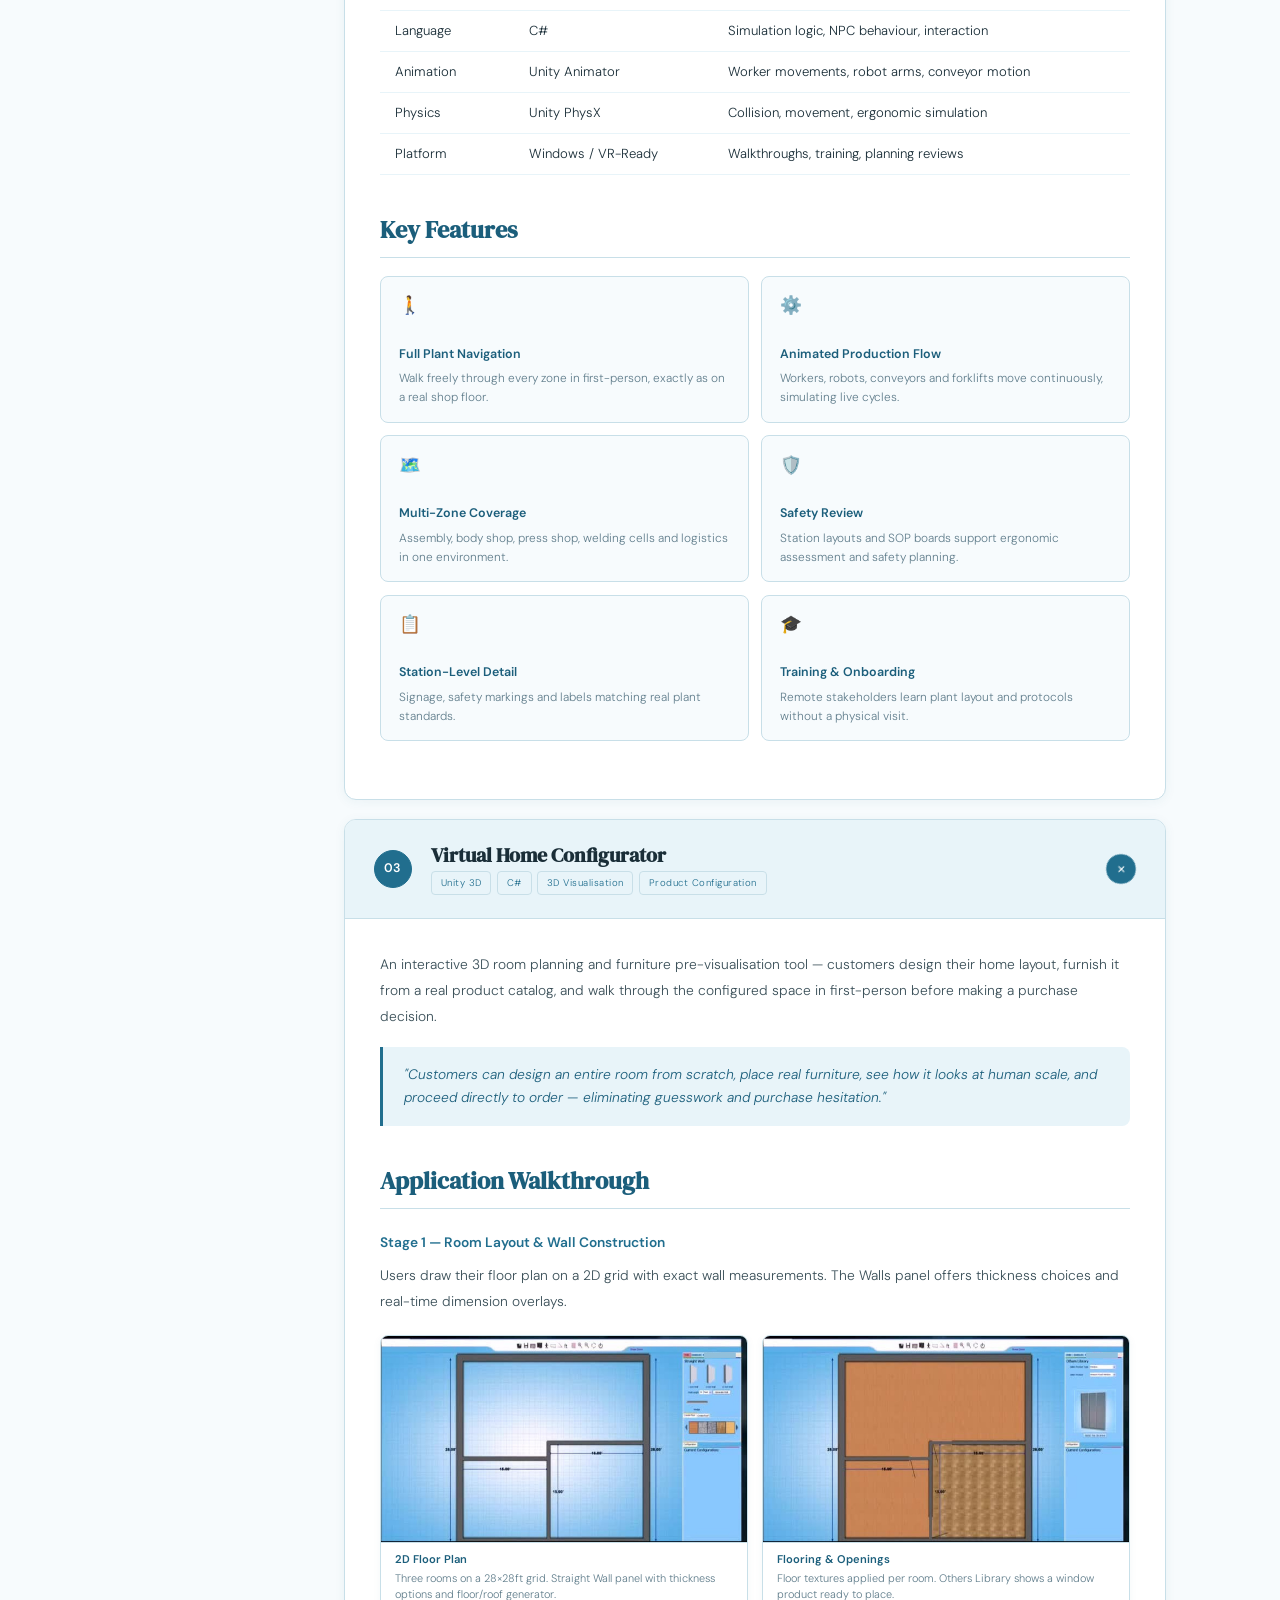
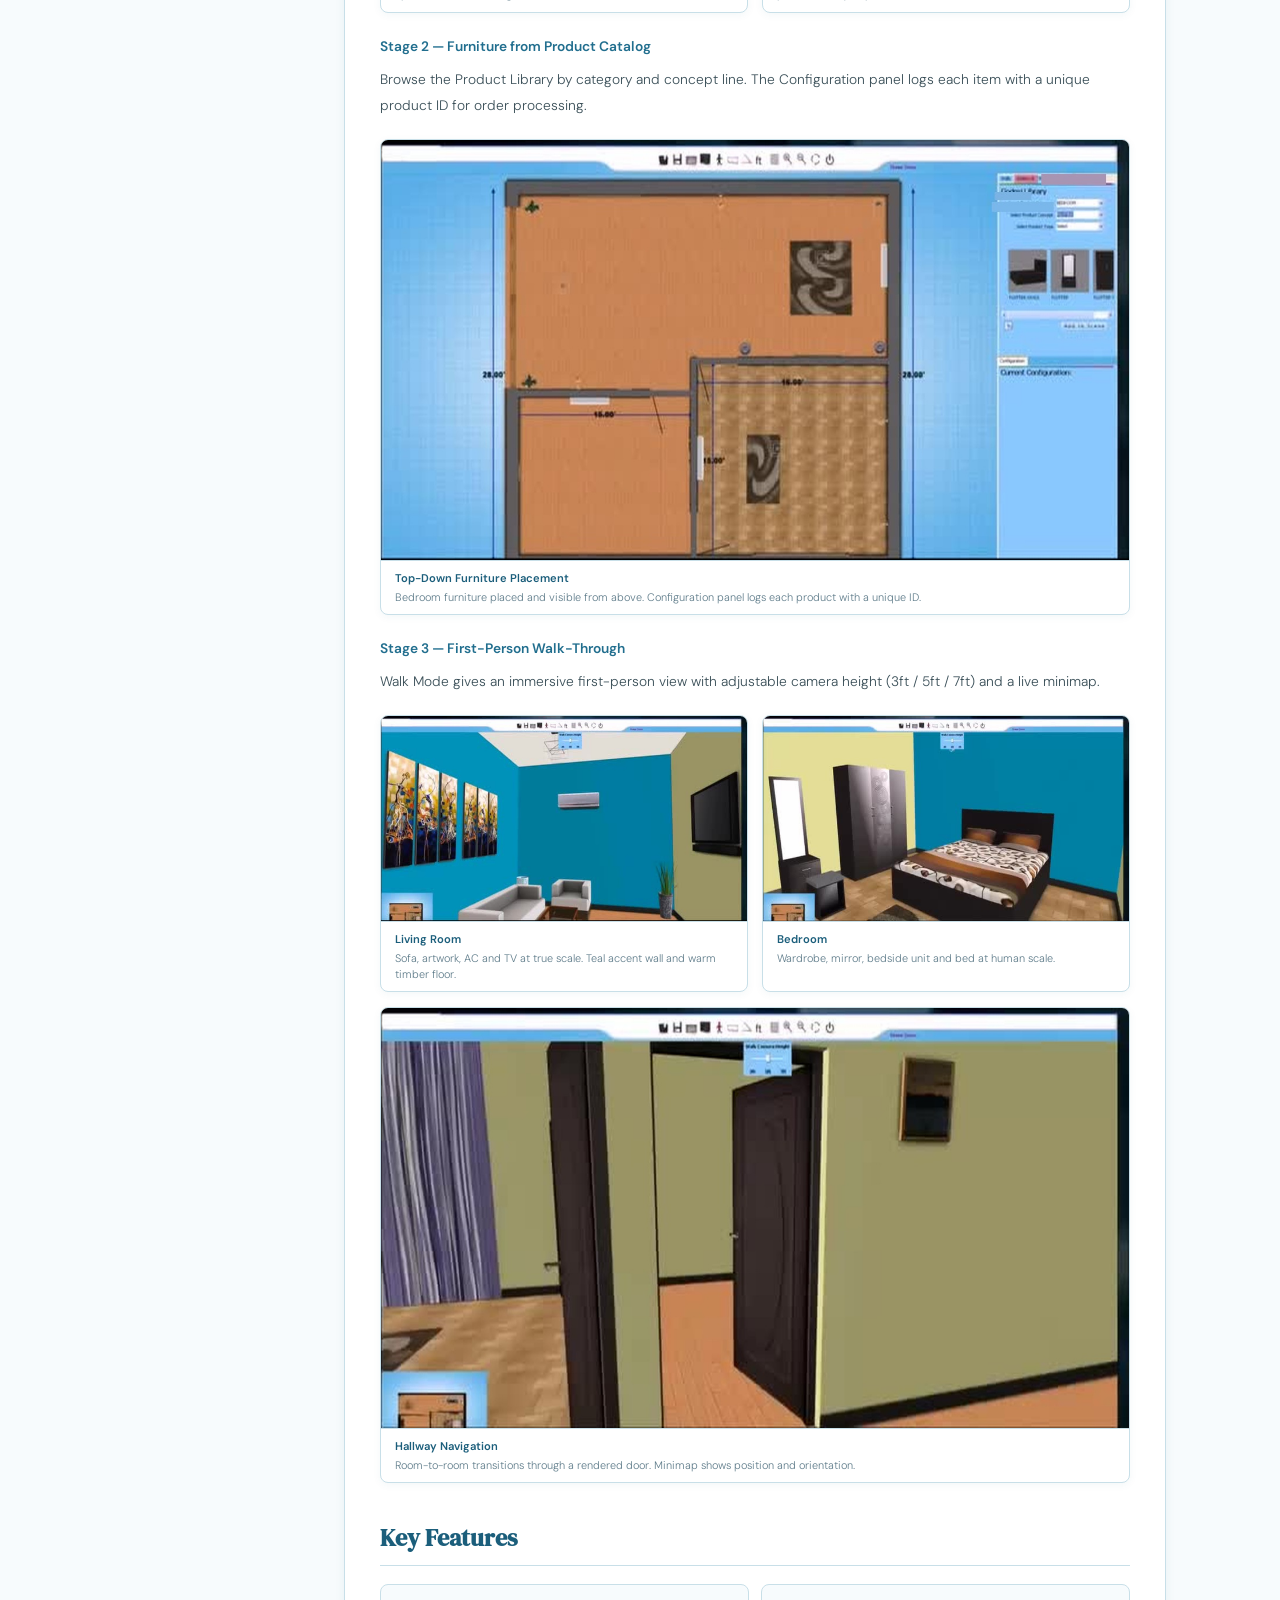
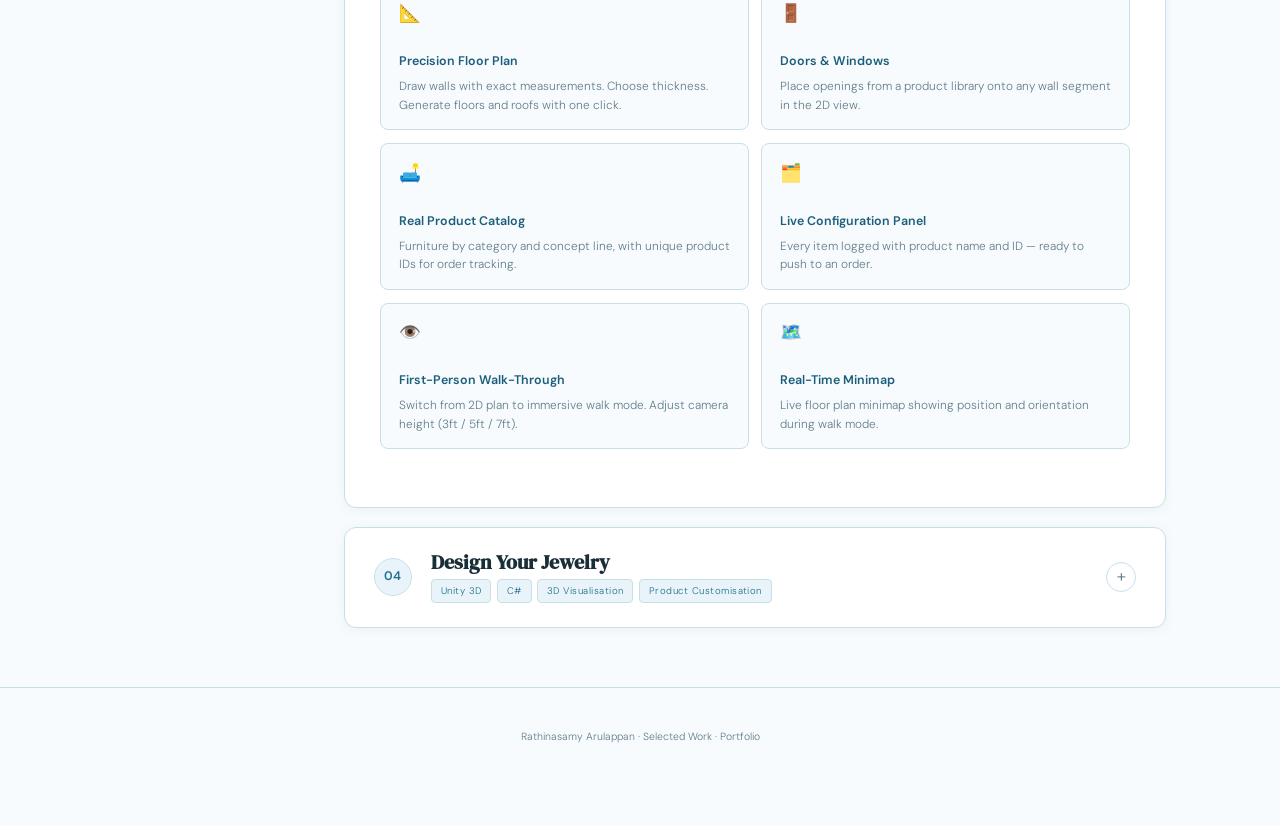
<file: work/selected-work1.html>
<!DOCTYPE html>
<html lang="en">
<head>
  <meta charset="UTF-8"/>
  <meta name="viewport" content="width=device-width, initial-scale=1.0"/>
  <title>Selected Work — Rathinasamy Arulappan</title>
  <link href="https://fonts.googleapis.com/css2?family=DM+Sans:ital,wght@0,300;0,400;0,500;0,600;1,300&family=DM+Serif+Display:ital@0;1&display=swap" rel="stylesheet"/>
  <style>
    *,*::before,*::after{box-sizing:border-box;margin:0;padding:0}
    :root{
      --teal:#216e8e;--teal-dark:#1b5e7b;--teal-pale:#e8f4f9;
      --line:#c8dfe8;--text:#1a2e38;--muted:#607d8b;
      --white:#fff;--bg:#f7fbfd;
      --serif:'DM Serif Display',Georgia,serif;
      --sans:'DM Sans',sans-serif;
      --radius:8px;
    }
    body{background:var(--bg);color:var(--text);font-family:var(--sans);font-weight:300;line-height:1.7;padding:0 0 4rem}

    /* PAGE HEADER */
    .page-header{background:linear-gradient(135deg,var(--teal-dark) 0%,var(--teal) 100%);color:#fff;padding:3rem 4rem 2.5rem}
    .page-header .eyebrow{font-size:.65rem;letter-spacing:.3em;text-transform:uppercase;opacity:.7;margin-bottom:.8rem}
    .page-header h1{font-family:var(--serif);font-size:2.6rem;line-height:1.1;margin-bottom:.6rem}
    .page-header p{font-size:.88rem;opacity:.75;max-width:560px}

    /* LAYOUT */
    .layout{display:grid;grid-template-columns:230px 1fr;gap:0;max-width:1100px;margin:2.5rem auto 0;padding:0 1.5rem}

    /* SIDEBAR */
    .sidebar{position:sticky;top:1.5rem;align-self:start;padding-right:1.5rem}
    .sidebar h3{font-size:.6rem;letter-spacing:.2em;text-transform:uppercase;color:var(--muted);margin-bottom:.8rem}
    .nav-pills{display:flex;flex-direction:column;gap:.4rem}
    .nav-pill{padding:.65rem 1rem;border-radius:var(--radius);font-size:.78rem;font-weight:500;cursor:pointer;border:1px solid var(--line);text-align:left;background:var(--white);color:var(--muted);transition:all .2s}
    .nav-pill:hover{background:var(--teal-pale);border-color:var(--teal);color:var(--teal)}
    .nav-pill.active{background:var(--teal);border-color:var(--teal);color:#fff}
    .nav-pill .pill-num{font-size:.62rem;opacity:.6;display:block;margin-bottom:.15rem}

    /* PROJECT CARD */
    .content{min-width:0}
    .project{background:var(--white);border:1px solid var(--line);border-radius:12px;overflow:hidden;margin-bottom:1.2rem;box-shadow:0 2px 12px rgba(27,94,123,.06)}

    /* ACCORDION HEADER */
    .project-header{display:flex;align-items:center;gap:1.2rem;padding:1.4rem 1.8rem;cursor:pointer;border-bottom:1px solid transparent;transition:background .2s,border-color .2s;user-select:none}
    .project-header:hover{background:var(--teal-pale)}
    .project.open .project-header{border-bottom-color:var(--line);background:var(--teal-pale)}

    .project-num{width:38px;height:38px;border-radius:50%;flex-shrink:0;background:var(--teal-pale);color:var(--teal);border:1px solid var(--line);display:flex;align-items:center;justify-content:center;font-size:.78rem;font-weight:600;transition:background .2s,color .2s}
    .project.open .project-num{background:var(--teal);color:#fff;border-color:var(--teal)}

    .project-meta{flex:1;min-width:0}
    .project-meta h2{font-family:var(--serif);font-size:1.25rem;color:var(--text);margin-bottom:.3rem;line-height:1.2}
    .project-tags{display:flex;gap:.35rem;flex-wrap:wrap}
    .ptag{background:var(--teal-pale);color:var(--teal);border:1px solid var(--line);border-radius:4px;padding:.18rem .55rem;font-size:.6rem;letter-spacing:.05em}

    .toggle-btn{width:30px;height:30px;border-radius:50%;border:1px solid var(--line);background:var(--white);color:var(--muted);font-size:1.1rem;display:flex;align-items:center;justify-content:center;flex-shrink:0;cursor:pointer;transition:all .25s;line-height:1}
    .project.open .toggle-btn{background:var(--teal);border-color:var(--teal);color:#fff;transform:rotate(45deg)}

    /* ACCORDION BODY */
    .project-body{max-height:0;overflow:hidden;transition:max-height .5s cubic-bezier(0,.85,.3,1)}
    .project.open .project-body{max-height:9999px}
    .project-inner{padding:2rem 2.2rem 2.5rem}

    /* TYPOGRAPHY */
    .project-inner h3{font-family:var(--serif);font-size:1.5rem;color:var(--teal-dark);margin:2.2rem 0 .7rem;padding-bottom:.4rem;border-bottom:1px solid var(--line)}
    .project-inner h3:first-child{margin-top:0}
    .project-inner h4{font-size:.86rem;font-weight:600;color:var(--teal);margin:1.4rem 0 .45rem}
    .project-inner p{font-size:.86rem;line-height:1.9;color:#3a4f58;margin-bottom:.85rem}
    .project-inner ul,.project-inner ol{margin:.3rem 0 1rem 1.4rem;font-size:.84rem;color:#3a4f58}
    .project-inner li{margin-bottom:.32rem;line-height:1.7}
    .project-inner strong{font-weight:600;color:var(--text)}
    .callout{background:var(--teal-pale);border-left:3px solid var(--teal);padding:1rem 1.3rem;border-radius:0 var(--radius) var(--radius) 0;margin:1.1rem 0;font-size:.86rem;font-style:italic;color:var(--teal-dark)}

    /* SCREENSHOTS */
    .shots-grid{display:grid;grid-template-columns:1fr 1fr;gap:.9rem;margin:1.3rem 0}
    .shot{border:1px solid var(--line);border-radius:var(--radius);overflow:hidden;background:var(--white);box-shadow:0 2px 8px rgba(27,94,123,.05)}
    .shot img{width:100%;display:block;height:auto}
    .shot-cap{padding:.55rem .85rem;font-size:.68rem;color:var(--muted);border-top:1px solid var(--line);line-height:1.5}
    .shot-cap strong{display:block;color:var(--teal-dark);font-size:.7rem;margin-bottom:.12rem}
    .shot-full{grid-column:1/-1}

    /* FEATURE CARDS */
    .features{display:grid;grid-template-columns:1fr 1fr;gap:.8rem;margin:1.1rem 0}
    .feat{background:var(--bg);border:1px solid var(--line);border-radius:var(--radius);padding:.9rem 1.1rem}
    .feat-icon{font-size:1.1rem;margin-bottom:.35rem}
    .feat h4{font-size:.78rem;font-weight:600;color:var(--teal-dark);margin-bottom:.28rem}
    .feat p{font-size:.74rem;color:var(--muted);margin:0;line-height:1.6}

    /* TABLE */
    table{width:100%;border-collapse:collapse;font-size:.82rem;margin:.9rem 0}
    th{background:var(--teal-pale);color:var(--teal-dark);padding:.55rem .9rem;text-align:left;font-weight:600;border-bottom:2px solid var(--line)}
    td{padding:.55rem .9rem;border-bottom:1px solid var(--teal-pale);color:var(--text)}

    /* LINKS */
    .project-links{display:flex;gap:.7rem;flex-wrap:wrap;margin:1.3rem 0 .5rem}
    .plink{display:inline-flex;align-items:center;gap:.35rem;padding:.55rem 1.1rem;border-radius:var(--radius);font-size:.73rem;font-weight:500;text-decoration:none;border:1.5px solid var(--teal);color:var(--teal);transition:background .2s,color .2s}
    .plink:hover{background:var(--teal);color:#fff}
    .plink.primary{background:var(--teal);color:#fff}
    .plink.primary:hover{background:var(--teal-dark)}

    .mini-badge{display:inline-block;background:#fff3cd;border:1px solid #ffc107;color:#856404;padding:.2rem .6rem;border-radius:4px;font-size:.62rem;letter-spacing:.06em;text-transform:uppercase;margin-left:.4rem;vertical-align:middle}

    .page-footer{text-align:center;padding:2.5rem 2rem 1rem;font-size:.65rem;color:var(--muted);border-top:1px solid var(--line);margin-top:2.5rem}

    @media(max-width:800px){
      .page-header{padding:2rem 1.5rem}
      .layout{grid-template-columns:1fr;padding:0 1rem}
      .sidebar{position:static;padding-right:0;margin-bottom:1.5rem}
      .nav-pills{flex-direction:row;flex-wrap:wrap}
      .shots-grid,.features{grid-template-columns:1fr}
      .shot-full{grid-column:1}
      .project-inner{padding:1.4rem}
    }
  </style>
</head>
<body>

<div class="page-header">
  <div class="eyebrow">Portfolio</div>
  <h1>Selected Work</h1>
  <p>XR products, simulations, and interactive 3D applications — from automotive AR deployments to custom configuration platforms.</p>
</div>

<div class="layout">
  <aside class="sidebar">
    <h3>Projects</h3>
    <div class="nav-pills">
      <button class="nav-pill active" onclick="jumpTo('p1')"><span class="pill-num">01</span>Urban Traffic Simulation</button>
      <button class="nav-pill"        onclick="jumpTo('p2')"><span class="pill-num">02</span>Virtual Model Factory</button>
      <button class="nav-pill"        onclick="jumpTo('p3')"><span class="pill-num">03</span>Virtual Home Configurator</button>
      <button class="nav-pill"        onclick="jumpTo('p4')"><span class="pill-num">04</span>Design Your Jewelry</button>
    </div>
  </aside>

  <main class="content">

    <!-- PROJECT 1 — NVIDIA OMNIVERSE -->
    <div class="project open" id="p1">
      <div class="project-header" onclick="toggle(this)">
        <div class="project-num">01</div>
        <div class="project-meta">
          <h2>Urban Traffic Simulation with NVIDIA Omniverse</h2>
          <div class="project-tags">
            <span class="ptag">NVIDIA Omniverse</span><span class="ptag">USD</span>
            <span class="ptag">Python</span><span class="ptag">Simulation</span><span class="ptag">Digital Twin</span>
          </div>
        </div>
        <div class="toggle-btn">+</div>
      </div>
      <div class="project-body"><div class="project-inner">

        <p>Urban traffic simulation is usually built using large game engines or specialized simulation frameworks. While these systems are powerful, they often require tightly coupled modules, centralized simulation loops, and significant engineering effort to maintain.</p>
        <p>While exploring NVIDIA Omniverse, I wanted to test a different approach.</p>

        <div class="callout">"Can believable city traffic be simulated using a modular scene-driven architecture instead of a traditional engine-based simulation system?"</div>

        <p>This question led to the development of a modular urban driving simulation built using <strong>NVIDIA Omniverse</strong> and <strong>Universal Scene Description (USD)</strong>. The result is a lightweight simulation environment where vehicle behavior, traffic control, and intersection logic are implemented as modular components interacting through scene data.</p>

        <div class="shots-grid" style="margin-bottom:0">
          <div class="shot shot-full">
            <img src="images/uts-thumbnail.png" alt="Urban Driving Simulation — project thumbnail" loading="lazy"/>
          </div>
        </div>

        <h3>Simulation Demo</h3>
        <p>The video below shows the simulation environment in action.</p>
        <div style="background:var(--teal-pale);border:1px dashed var(--teal);border-radius:var(--radius);padding:2rem;text-align:center;color:var(--muted);font-size:.82rem;margin:1rem 0">
          🎬 <em>GIF / video placeholder — add your simulation demo here</em>
        </div>
        <p style="font-size:.78rem;color:var(--muted);margin-top:.5rem">The environment and vehicle meshes used in the simulation were sourced from freely available models on Sketchfab to quickly prototype the scene.</p>

        <h3>In the Simulation</h3>
        <ul>
          <li>Vehicles follow spline-based road networks</li>
          <li>Traffic lights dynamically control vehicle flow</li>
          <li>All-way stop intersections manage vehicle queues</li>
          <li>Vehicles implement car-following behavior and adjust speed automatically</li>
          <li>Randomized speed parameters create more natural traffic patterns</li>
          <li>Multiple camera modes allow observation of the system</li>
        </ul>
        <p>Although the environment is relatively simple, the modular design allows the simulation to be extended easily.</p>

        <h3>Core Concept: Scene-Driven Simulation</h3>
        <p>A key design goal was to avoid building a centralized simulation engine. Instead, the simulation relies on <strong>USD as a live data layer</strong>.</p>
        <ul>
          <li>Scene objects publish their state through USD attributes</li>
          <li>Behavior scripts read those attributes and respond accordingly</li>
          <li>No central simulation controller is required</li>
        </ul>
        <p>For example: traffic lights publish their signal state → vehicles read it to decide whether to stop → intersections maintain queue data that vehicles query.</p>
        <p><strong>The scene becomes the configuration. The code becomes the behavior.</strong></p>

        <h3>System Architecture</h3>
        <div class="shots-grid" style="margin-bottom:1.2rem">
          <div class="shot shot-full">
            <img src="images/uts-architecture.png" alt="Urban Driving Simulation — System Architecture diagram" loading="lazy"/>
            <div class="shot-cap"><strong>System Architecture</strong>NVIDIA Omniverse · Python BehaviorScripts · USD Stage — showing the USD shared data bus, component interactions, and inter-module communication layer.</div>
          </div>
        </div>
        <table>
          <tr><th>Component</th><th>Role</th></tr>
          <tr><td><strong>VehicleController</strong></td><td>Spawns vehicles and manages the active vehicle pool within the simulation</td></tr>
          <tr><td><strong>Vehicle</strong></td><td>Path following, speed control, car-following logic, reaction to traffic lights and intersections</td></tr>
          <tr><td><strong>TrafficLight</strong></td><td>Publishes the current signal state to the scene, allowing vehicles to react appropriately</td></tr>
          <tr><td><strong>AllStopIntersection</strong></td><td>Maintains a queue of vehicles approaching the intersection and manages right-of-way logic</td></tr>
        </table>
        <p>Each component is implemented as a <strong>BehaviorScript</strong> attached to a scene prim in Omniverse. Because each script operates independently and reads data from the scene, the system remains highly modular and extensible.</p>

        <h3>Advantages of a USD-Based Architecture</h3>
        <div class="features">
          <div class="feat"><div class="feat-icon">🧩</div><h4>Modular System Design</h4><p>Behavior is encapsulated in independent scripts attached to scene objects.</p></div>
          <div class="feat"><div class="feat-icon">🗂️</div><h4>Scene-Driven Configuration</h4><p>Simulation parameters can be adjusted directly within the scene.</p></div>
          <div class="feat"><div class="feat-icon">🔌</div><h4>Easy Extensibility</h4><p>New behaviors can be added without modifying existing components.</p></div>
          <div class="feat"><div class="feat-icon">📡</div><h4>Synthetic Data Compatibility</h4><p>USD-based environments integrate naturally with simulation and data generation pipelines.</p></div>
        </div>

        <h3>Future Development</h3>
        <ul>
          <li>Autonomous ego vehicle with route planning</li>
          <li>Distinct NPC driving behaviors — lane changes and overtaking</li>
          <li>Pedestrian agents interacting with crosswalks</li>
          <li>Synthetic data generation for autonomous vehicle perception models</li>
          <li>Automatic OpenStreetMap to USD road network generation</li>
        </ul>
        <p>These additions would transform the system into a more complete urban mobility simulation platform.</p>

        <h3>Conclusion</h3>
        <p>This project demonstrates that scene-driven simulation using USD and Omniverse can be a powerful alternative to traditional engine-based traffic simulators. By allowing scene data to act as the communication layer between simulation components, the system becomes simpler, more modular, and easier to extend.</p>
        <p>This approach opens interesting possibilities for building flexible simulation environments for robotics, autonomous vehicles, and digital twin applications.</p>

        <div class="project-links">
          <a class="plink primary" href="https://github.com/aRathinasamy/UrbanDrivingSimulation-NVIDIAOmniverse/" target="_blank">⭐ GitHub Repository</a>
          <a class="plink" href="https://arathinasamy.github.io/UrbanDrivingSimulation-NVIDIAOmniverse/" target="_blank">🔗 Project Page</a>
        </div>

        <p style="font-size:.75rem;color:var(--muted);margin-top:1.5rem;padding-top:1rem;border-top:1px solid var(--line)">
          <em>Assets & 3D Models: Some environment and vehicle assets were sourced from free models available on Sketchfab to quickly prototype the simulation environment.</em>
        </p>

      </div></div>
    </div>

    <!-- PROJECT 2 — VIRTUAL FACTORY -->
    <div class="project open" id="p2">
      <div class="project-header" onclick="toggle(this)">
        <div class="project-num">02</div>
        <div class="project-meta">
          <h2>Virtual Model Factory</h2>
          <div class="project-tags">
            <span class="ptag">Unity 3D</span><span class="ptag">C#</span>
            <span class="ptag">Industrial Simulation</span><span class="ptag">VR-Ready</span>
          </div>
        </div>
        <div class="toggle-btn">+</div>
      </div>
      <div class="project-body"><div class="project-inner">
        <p>A real-time 3D simulation of an automotive manufacturing plant, built in Unity 3D. Reproduces the full production environment — assembly lines, robotic welding cells, press shops, material handling logistics and human operators — all within a navigable first-person walk-through.</p>
        <div class="callout">"Instead of stalking enemies you are tracking down and eliminating bottlenecks, waste and variability that impede the smooth running of a factory."</div>

        <h3>What the Simulation Covers</h3>
        <ul>
          <li><strong>Body Shop</strong> — robotic welding stations assembling car body panels</li>
          <li><strong>Press Shop</strong> — automated stamping lines with workers at control terminals</li>
          <li><strong>Assembly Line</strong> — multi-station line with animated operators and moving vehicle bodies</li>
          <li><strong>Logistics</strong> — forklifts transporting component racks between stations</li>
          <li><strong>Safety Layer</strong> — floor markings, signage, fire safety posters throughout</li>
        </ul>

        <h3>Visual Walkthrough</h3>
        <h4>Assembly Line</h4>
        <div class="shots-grid">
          <div class="shot shot-full">
            <img src="images/vf1.jpg" alt="Assembly line station 2" loading="lazy"/>
            <div class="shot-cap"><strong>Station 2 — Main Assembly Line</strong>Operators working on car door panels on an overhead power-and-free conveyor. Safety signage and SOP boards on the rear wall.</div>
          </div>
          <div class="shot">
            <img src="images/vf2.jpg" alt="Wide angle assembly hall" loading="lazy"/>
            <div class="shot-cap"><strong>Assembly Hall — Wide Angle</strong>Multiple operators active across stations. Overhead conveyor track and safety fencing at accurate scale.</div>
          </div>
          <div class="shot">
            <img src="images/vf3.jpg" alt="Logistics zone" loading="lazy"/>
            <div class="shot-cap"><strong>Logistics Zone</strong>Forklift transporting component racks. Bay doors open to the outdoor environment.</div>
          </div>
        </div>
        <h4>Robotics & Press Shop</h4>
        <div class="shots-grid">
          <div class="shot">
            <img src="images/vf4.jpg" alt="Robot welding cell" loading="lazy"/>
            <div class="shot-cap"><strong>Robot Welding Cell</strong>Two industrial robot arms performing welding operations on a car body component.</div>
          </div>
          <div class="shot">
            <img src="images/vf5.jpg" alt="Press shop stamping" loading="lazy"/>
            <div class="shot-cap"><strong>Press Shop</strong>Worker inspecting stacked stamped components. Racks of door panels in foreground.</div>
          </div>
          <div class="shot">
            <img src="images/vf6.jpg" alt="Press line HMI" loading="lazy"/>
            <div class="shot-cap"><strong>Press Line HMI Station</strong>Operator at control terminal alongside multi-stage automated press line.</div>
          </div>
          <div class="shot">
            <img src="images/vf7.jpg" alt="Welding fixture station" loading="lazy"/>
            <div class="shot-cap"><strong>Welding Fixture Station</strong>Car door frame in holding jig for spot welding. Andon stack and fire safety boards visible.</div>
          </div>
        </div>

        <h3>Tech Stack</h3>
        <table>
          <tr><th>Component</th><th>Technology</th><th>Purpose</th></tr>
          <tr><td>Game Engine</td><td>Unity 3D</td><td>Real-time 3D rendering, simulation, navigation</td></tr>
          <tr><td>Language</td><td>C#</td><td>Simulation logic, NPC behaviour, interaction</td></tr>
          <tr><td>Animation</td><td>Unity Animator</td><td>Worker movements, robot arms, conveyor motion</td></tr>
          <tr><td>Physics</td><td>Unity PhysX</td><td>Collision, movement, ergonomic simulation</td></tr>
          <tr><td>Platform</td><td>Windows / VR-Ready</td><td>Walkthroughs, training, planning reviews</td></tr>
        </table>

        <h3>Key Features</h3>
        <div class="features">
          <div class="feat"><div class="feat-icon">🚶</div><h4>Full Plant Navigation</h4><p>Walk freely through every zone in first-person, exactly as on a real shop floor.</p></div>
          <div class="feat"><div class="feat-icon">⚙️</div><h4>Animated Production Flow</h4><p>Workers, robots, conveyors and forklifts move continuously, simulating live cycles.</p></div>
          <div class="feat"><div class="feat-icon">🗺️</div><h4>Multi-Zone Coverage</h4><p>Assembly, body shop, press shop, welding cells and logistics in one environment.</p></div>
          <div class="feat"><div class="feat-icon">🛡️</div><h4>Safety Review</h4><p>Station layouts and SOP boards support ergonomic assessment and safety planning.</p></div>
          <div class="feat"><div class="feat-icon">📋</div><h4>Station-Level Detail</h4><p>Signage, safety markings and labels matching real plant standards.</p></div>
          <div class="feat"><div class="feat-icon">🎓</div><h4>Training & Onboarding</h4><p>Remote stakeholders learn plant layout and protocols without a physical visit.</p></div>
        </div>
      </div></div>
    </div>

    <!-- PROJECT 3 — VIRTUAL HOME CONFIGURATOR -->
    <div class="project open" id="p3">
      <div class="project-header" onclick="toggle(this)">
        <div class="project-num">03</div>
        <div class="project-meta">
          <h2>Virtual Home Configurator</h2>
          <div class="project-tags">
            <span class="ptag">Unity 3D</span><span class="ptag">C#</span>
            <span class="ptag">3D Visualisation</span><span class="ptag">Product Configuration</span>
          </div>
        </div>
        <div class="toggle-btn">+</div>
      </div>
      <div class="project-body"><div class="project-inner">
        <p>An interactive 3D room planning and furniture pre-visualisation tool — customers design their home layout, furnish it from a real product catalog, and walk through the configured space in first-person before making a purchase decision.</p>
        <div class="callout">"Customers can design an entire room from scratch, place real furniture, see how it looks at human scale, and proceed directly to order — eliminating guesswork and purchase hesitation."</div>

        <h3>Application Walkthrough</h3>
        <h4>Stage 1 — Room Layout & Wall Construction</h4>
        <p>Users draw their floor plan on a 2D grid with exact wall measurements. The Walls panel offers thickness choices and real-time dimension overlays.</p>
        <div class="shots-grid">
          <div class="shot">
            <img src="images/vhc1.jpg" alt="2D floor plan wall placement" loading="lazy"/>
            <div class="shot-cap"><strong>2D Floor Plan</strong>Three rooms on a 28×28ft grid. Straight Wall panel with thickness options and floor/roof generator.</div>
          </div>
          <div class="shot">
            <img src="images/vhc2.jpg" alt="Flooring and windows" loading="lazy"/>
            <div class="shot-cap"><strong>Flooring & Openings</strong>Floor textures applied per room. Others Library shows a window product ready to place.</div>
          </div>
        </div>

        <h4>Stage 2 — Furniture from Product Catalog</h4>
        <p>Browse the Product Library by category and concept line. The Configuration panel logs each item with a unique product ID for order processing.</p>
        <div class="shots-grid">
          <div class="shot shot-full">
            <img src="images/vhc3.jpg" alt="Top-down furniture placement" loading="lazy"/>
            <div class="shot-cap"><strong>Top-Down Furniture Placement</strong>Bedroom furniture placed and visible from above. Configuration panel logs each product with a unique ID.</div>
          </div>
        </div>

        <h4>Stage 3 — First-Person Walk-Through</h4>
        <p>Walk Mode gives an immersive first-person view with adjustable camera height (3ft / 5ft / 7ft) and a live minimap.</p>
        <div class="shots-grid">
          <div class="shot">
            <img src="images/vhc4.jpg" alt="Walk mode living room" loading="lazy"/>
            <div class="shot-cap"><strong>Living Room</strong>Sofa, artwork, AC and TV at true scale. Teal accent wall and warm timber floor.</div>
          </div>
          <div class="shot">
            <img src="images/vhc5.jpg" alt="Walk mode bedroom" loading="lazy"/>
            <div class="shot-cap"><strong>Bedroom</strong>Wardrobe, mirror, bedside unit and bed at human scale.</div>
          </div>
          <div class="shot shot-full">
            <img src="images/vhc6.jpg" alt="Walk mode hallway" loading="lazy"/>
            <div class="shot-cap"><strong>Hallway Navigation</strong>Room-to-room transitions through a rendered door. Minimap shows position and orientation.</div>
          </div>
        </div>

        <h3>Key Features</h3>
        <div class="features">
          <div class="feat"><div class="feat-icon">📐</div><h4>Precision Floor Plan</h4><p>Draw walls with exact measurements. Choose thickness. Generate floors and roofs with one click.</p></div>
          <div class="feat"><div class="feat-icon">🚪</div><h4>Doors & Windows</h4><p>Place openings from a product library onto any wall segment in the 2D view.</p></div>
          <div class="feat"><div class="feat-icon">🛋️</div><h4>Real Product Catalog</h4><p>Furniture by category and concept line, with unique product IDs for order tracking.</p></div>
          <div class="feat"><div class="feat-icon">🗂️</div><h4>Live Configuration Panel</h4><p>Every item logged with product name and ID — ready to push to an order.</p></div>
          <div class="feat"><div class="feat-icon">👁️</div><h4>First-Person Walk-Through</h4><p>Switch from 2D plan to immersive walk mode. Adjust camera height (3ft / 5ft / 7ft).</p></div>
          <div class="feat"><div class="feat-icon">🗺️</div><h4>Real-Time Minimap</h4><p>Live floor plan minimap showing position and orientation during walk mode.</p></div>
        </div>
      </div></div>
    </div>

    <!-- PROJECT 4 — DESIGN YOUR JEWELRY -->
    <div class="project" id="p4">
      <div class="project-header" onclick="toggle(this)">
        <div class="project-num">04</div>
        <div class="project-meta">
          <h2>Design Your Jewelry</h2>
          <div class="project-tags">
            <span class="ptag">Unity 3D</span><span class="ptag">C#</span>
            <span class="ptag">3D Visualisation</span><span class="ptag">Product Customisation</span>
          </div>
        </div>
        <div class="toggle-btn">+</div>
      </div>
      <div class="project-body"><div class="project-inner">
        <p>An interactive desktop application for designing custom jewelry from scratch — choosing pendant shape, gold colour (Yellow / White / Rose), bail style and gemstones — before naming and ordering the creation.</p>
        <div class="callout">"Bring your creation to life — design something that is entirely, unmistakably yours."</div>

        <h3>How It Works</h3>
        <p>Five sequential stages, each updating a central high-fidelity 3D preview in real time:</p>
        <ol>
          <li><strong>Customer Registration</strong> — profile linked to the final design for order follow-up</li>
          <li><strong>Shape & Gold Colour</strong> — browse pendant forms; choose Yellow, White or Rose gold; live price updates</li>
          <li><strong>Bail Selection</strong> — pick the connector style that attaches the pendant to a chain</li>
          <li><strong>Gemstone Selection</strong> — Diamonds or Coloured Stones, multiple cut shapes and sizes placed live</li>
          <li><strong>Name Your Creation</strong> — personalise the piece before saving and ordering</li>
        </ol>

        <div class="shots-grid">
          <div class="shot">
            <img src="images/dyj3.jpg" alt="Shape and gold selection" loading="lazy"/>
            <div class="shot-cap"><strong>Shape & Gold Selection</strong>Pendant rendered live in 3D as the customer browses shapes and gold colours.</div>
          </div>
          <div class="shot">
            <img src="images/dyj8.jpg" alt="Blue topaz placed on pendant" loading="lazy"/>
            <div class="shot-cap"><strong>Stone Placed — Order Ready</strong>Blue Topaz set on the completed pendant. Full specification captured for the jeweler.</div>
          </div>
        </div>

        <h3>Key Features</h3>
        <ul>
          <li><strong>Real-Time 3D Preview</strong> — every choice updates the photorealistic render instantly</li>
          <li><strong>Three Gold Colours</strong> — Yellow, White and Rose rendered accurately in real time</li>
          <li><strong>Dual Stone Category</strong> — Diamonds and Coloured Stones with multiple cuts and sizes</li>
          <li><strong>Live Pricing</strong> — total cost updates with every configuration change</li>
          <li><strong>Named Creation & Order Output</strong> — fully specified design handed directly to the jeweler</li>
        </ul>
      </div></div>
    </div>

  </main>
</div>

<div class="page-footer">Rathinasamy Arulappan · Selected Work · Portfolio</div>

<script>
  function toggle(header) {
    header.closest('.project').classList.toggle('open');
    syncPills();
  }
  function jumpTo(id) {
    const el = document.getElementById(id);
    if (!el) return;
    if (!el.classList.contains('open')) el.classList.add('open');
    setTimeout(() => el.scrollIntoView({ behavior: 'smooth', block: 'start' }), 60);
    syncPills(id);
  }
  function syncPills(activeId) {
    const map = { p1:0, p2:1, p3:2, p4:3 };
    document.querySelectorAll('.nav-pill').forEach(p => p.classList.remove('active'));
    if (activeId && map[activeId] !== undefined)
      document.querySelectorAll('.nav-pill')[map[activeId]].classList.add('active');
  }
  const obs = new IntersectionObserver(entries => {
    entries.forEach(e => { if (e.isIntersecting) syncPills(e.target.id); });
  }, { threshold: 0.25 });
  ['p1','p2','p3','p4'].forEach(id => { const el = document.getElementById(id); if (el) obs.observe(el); });
</script>
</body>
</html>
</file>
